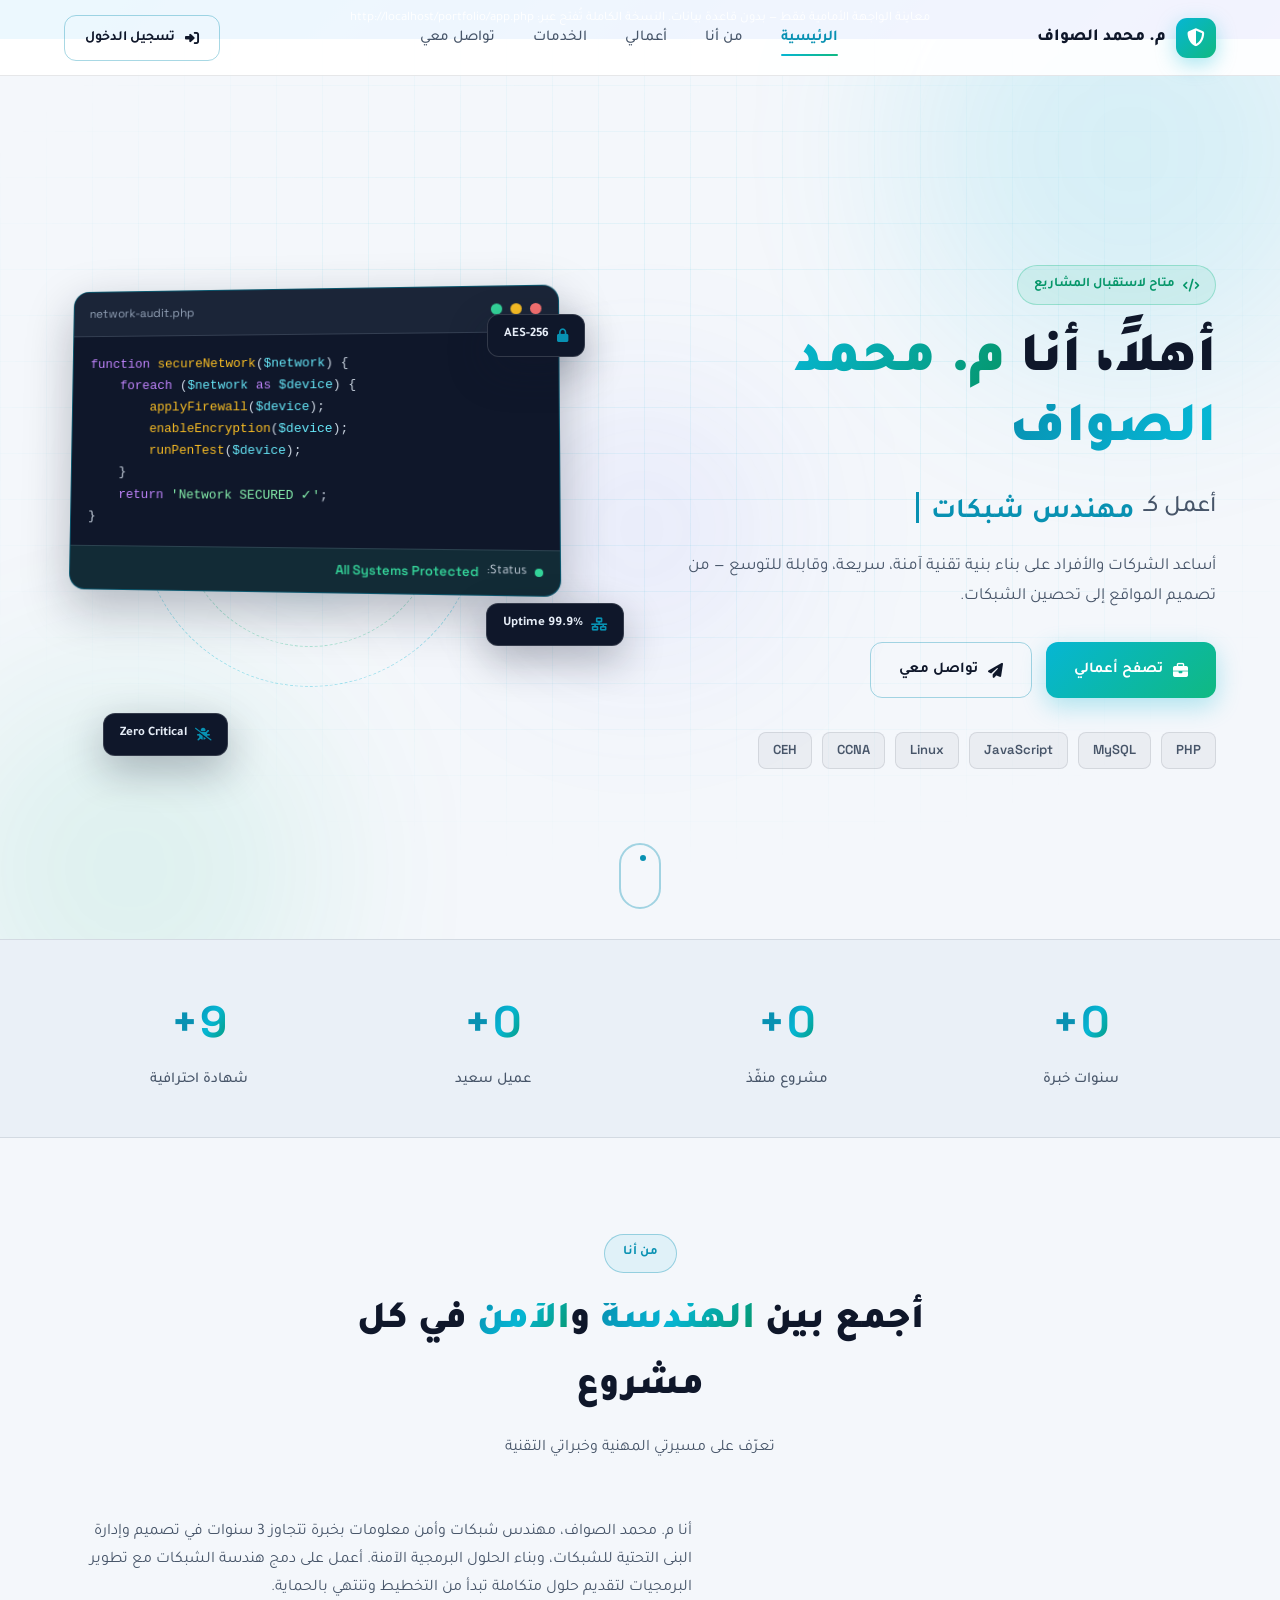
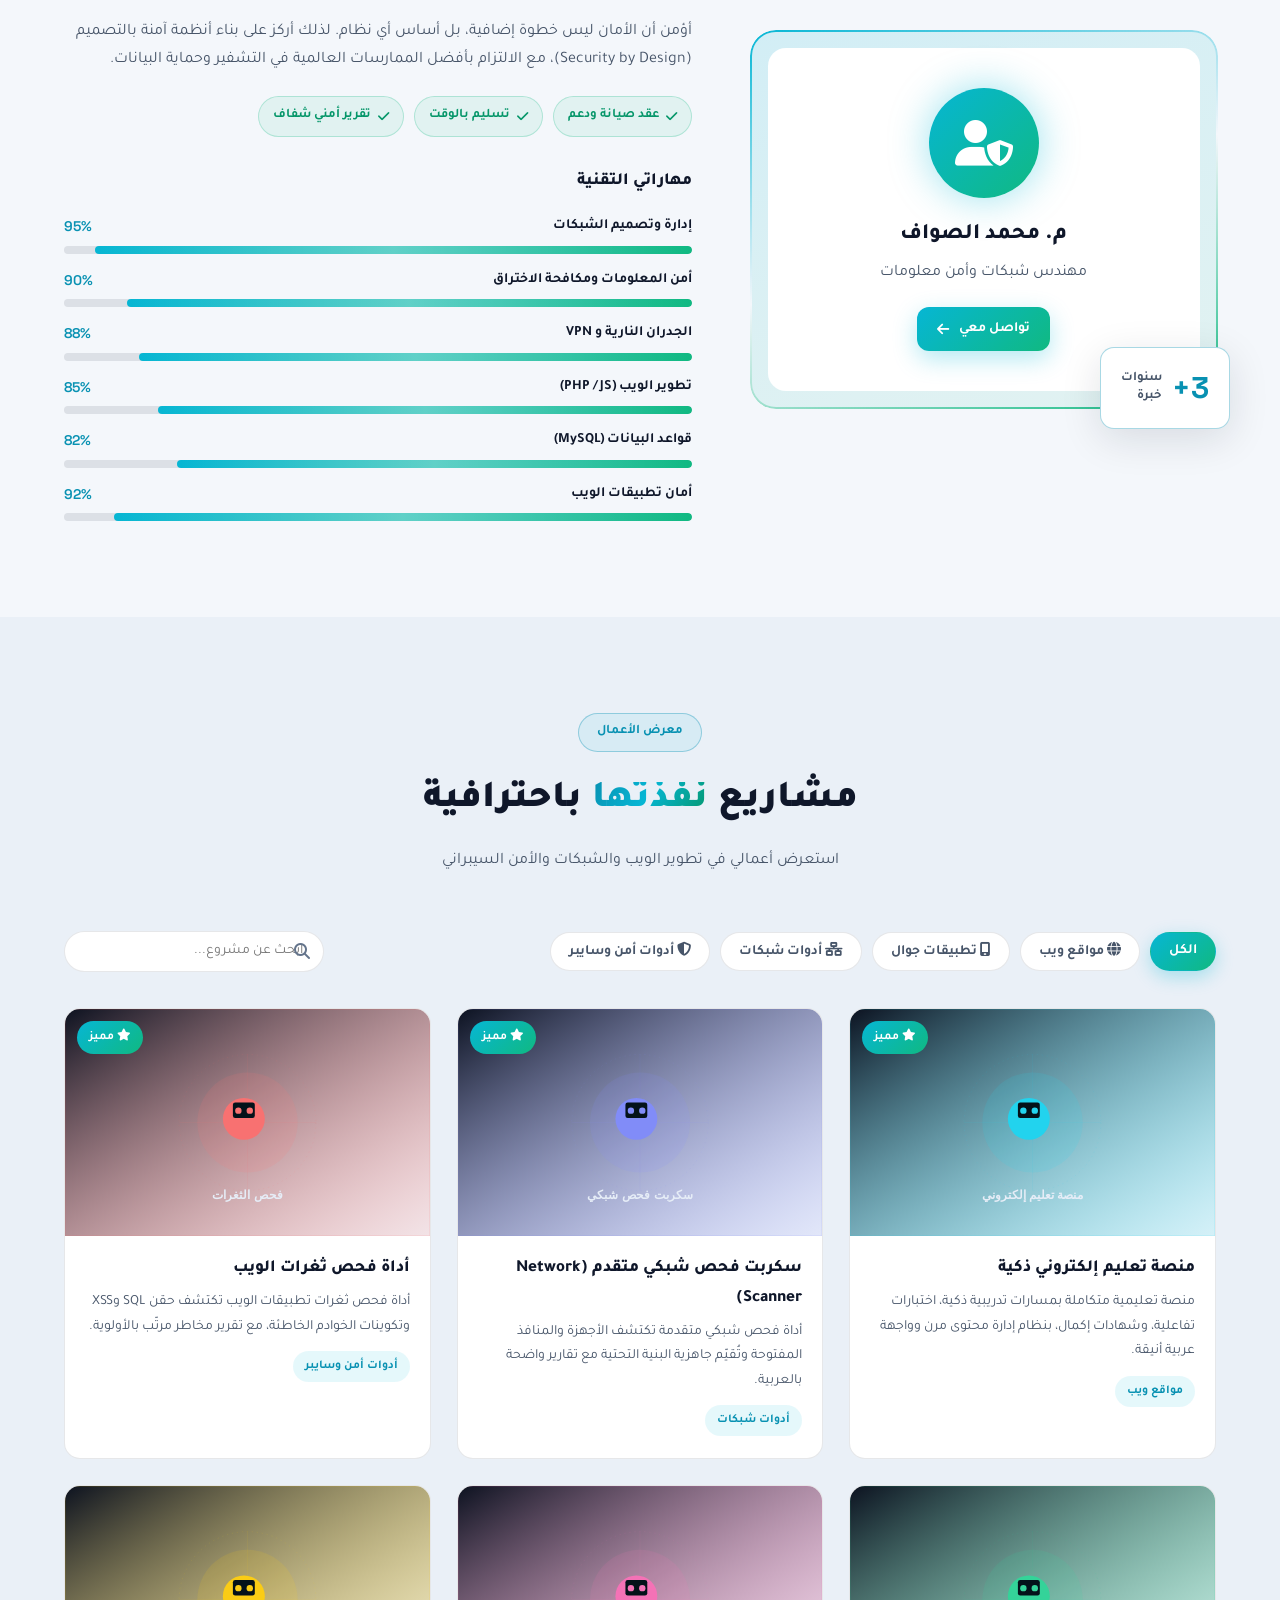
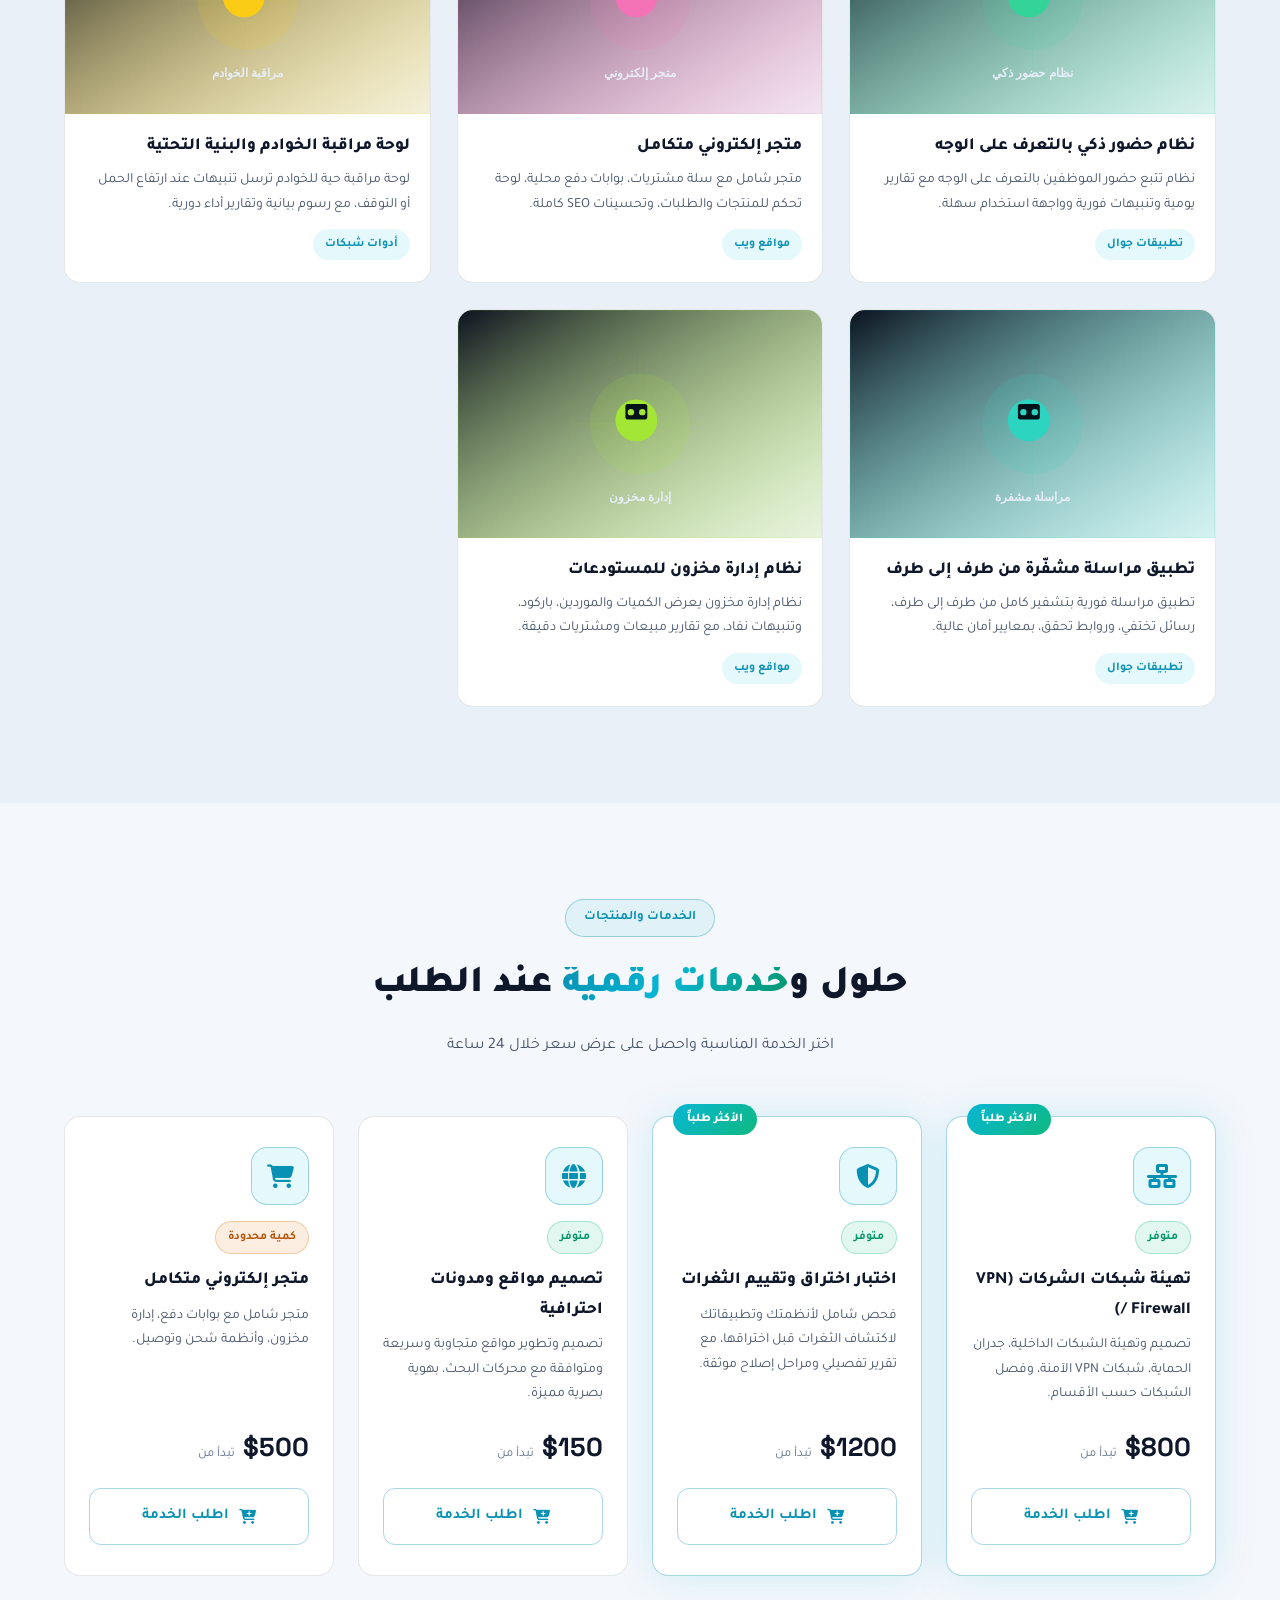
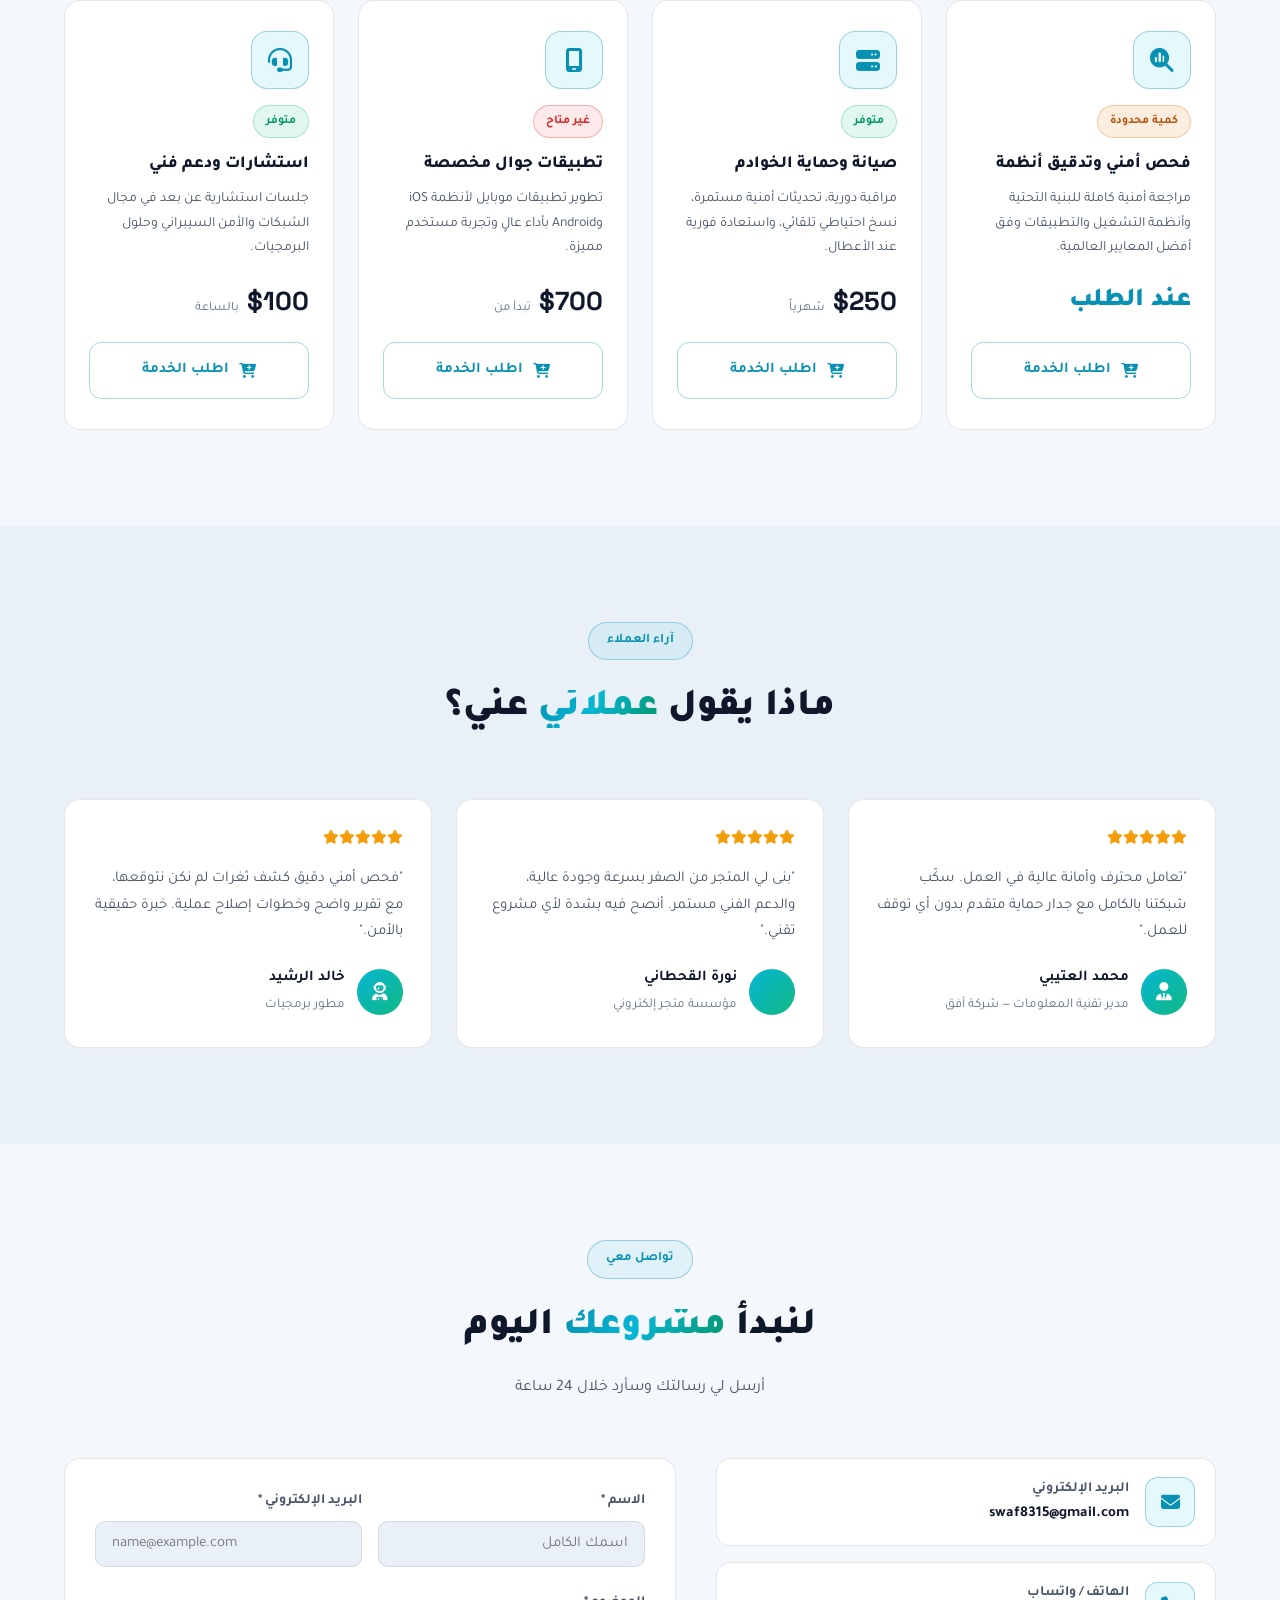
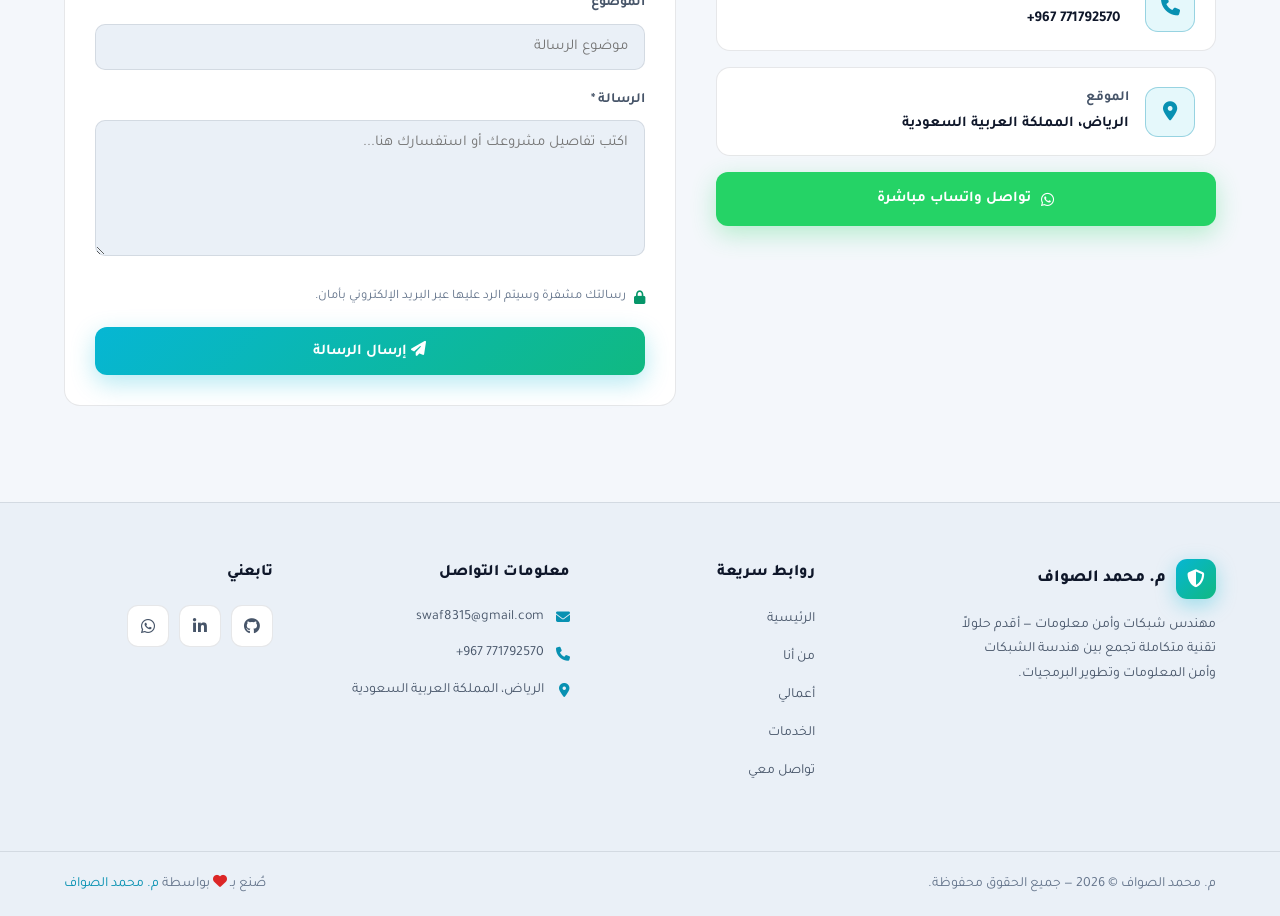
<file: portfolio/preview/index.html>
<!DOCTYPE html>
<html lang="ar" dir="rtl">
<head>
    <meta charset="UTF-8">
    <meta name="viewport" content="width=device-width, initial-scale=1.0">
    <meta name="description" content="م. محمد الصواف — مهندس شبكات وأمن معلومات — معاينة الواجهة الأمامية فقط">
    <title>م. محمد الصواف | مهندس شبكات وأمن معلومات (معاينة)</title>
    <link rel="preconnect" href="https://fonts.googleapis.com">
    <link rel="preconnect" href="https://fonts.gstatic.com" crossorigin>
    <link href="https://fonts.googleapis.com/css2?family=Tajawal:wght@300;400;500;700;800;900&family=Space+Grotesk:wght@400;500;600;700&display=swap" rel="stylesheet">
    <link rel="stylesheet" href="https://cdnjs.cloudflare.com/ajax/libs/font-awesome/6.5.1/css/all.min.css">
    <link rel="stylesheet" href="../assets/css/style.css">
</head>
<body data-aos="off">
<script>document.documentElement.classList.add('js');</script>
<noscript><style>.preloader{display:none;}</style></noscript>

<div class="preloader" id="preloader">
    <div class="preloader-spinner"><span></span><span></span><span></span></div>
</div>

<div style="background:linear-gradient(135deg,#0ea5e9,#6366f1);color:#fff;text-align:center;font-family:Tajawal,sans-serif;font-size:13px;padding:8px 12px;direction:rtl;">
    معاينة الواجهة الأمامية فقط — بدون قاعدة بيانات. النسخة الكاملة تُفتح عبر: http://localhost/portfolio/app.php
</div>

<header class="navbar" id="navbar">
    <div class="container nav-inner">
        <a href="#home" class="brand">
            <span class="brand-mark"><i class="fa-solid fa-shield-halved"></i></span>
            <span class="brand-text">م. محمد الصواف</span>
        </a>
        <nav class="nav-menu" id="navMenu">
            <a href="#home" class="nav-link active" data-id="home">الرئيسية</a>
            <a href="#about" class="nav-link" data-id="about">من أنا</a>
            <a href="#portfolio" class="nav-link" data-id="portfolio">أعمالي</a>
            <a href="#services" class="nav-link" data-id="services">الخدمات</a>
            <a href="#contact" class="nav-link" data-id="contact">تواصل معي</a>
        </nav>
        <div class="nav-actions">
            <a href="#" class="btn btn-ghost btn-sm"><i class="fa-solid fa-right-to-bracket"></i> تسجيل الدخول</a>
            <button class="nav-toggle" id="navToggle" aria-label="القائمة"><i class="fa-solid fa-bars"></i></button>
        </div>
    </div>
</header>

<!-- ============ HERO ============ -->
<section class="hero" id="home" data-aos="fade-up">
    <div class="hero-bg" aria-hidden="true">
        <div class="hero-grid-overlay"></div>
        <div class="blob blob-1"></div>
        <div class="blob blob-2"></div>
        <div class="blob blob-3"></div>
    </div>
    <div class="container hero-inner">
        <div class="hero-content">
            <span class="hero-badge"><i class="fa-solid fa-code"></i> متاح لاستقبال المشاريع</span>
            <h1 class="hero-title">
                أهلاً، أنا
                <span class="gradient-text">م. محمد الصواف</span>
            </h1>
            <div class="hero-type">
                <span class="hero-type-label">أعمل كـ</span>
                <span class="typer" id="typer" data-words='["مهندس شبكات","خبير أمن سيبراني","مطور ويب","مستشار تقني"]'></span><span class="typer-caret"></span>
            </div>
            <p class="hero-desc">أساعد الشركات والأفراد على بناء بنية تقنية آمنة، سريعة، وقابلة للتوسع — من تصميم المواقع إلى تحصين الشبكات.</p>
            <div class="hero-actions">
                <a href="#portfolio" class="btn btn-primary"><i class="fa-solid fa-briefcase"></i> تصفح أعمالي</a>
                <a href="#contact" class="btn btn-ghost"><i class="fa-solid fa-paper-plane"></i> تواصل معي</a>
            </div>
            <div class="hero-tech">
                <span>PHP</span><span>MySQL</span><span>JavaScript</span><span>Linux</span><span>CCNA</span><span>CEH</span>
            </div>
        </div>
        <div class="hero-visual">
            <div class="code-card" id="codeCard">
                <div class="code-card-head">
                    <span class="dot red"></span><span class="dot yellow"></span><span class="dot green"></span>
                    <span class="code-card-title">network-audit.php</span>
                </div>
                <div class="code-card-body">
                    <pre><code><span class="c-kw">function</span> <span class="c-fn">secureNetwork</span>(<span class="c-var">$network</span>) {
    <span class="c-kw">foreach</span> (<span class="c-var">$network</span> <span class="c-kw">as</span> <span class="c-var">$device</span>) {
        <span class="c-fn">applyFirewall</span>(<span class="c-var">$device</span>);
        <span class="c-fn">enableEncryption</span>(<span class="c-var">$device</span>);
        <span class="c-fn">runPenTest</span>(<span class="c-var">$device</span>);
    }
    <span class="c-kw">return</span> <span class="c-str">'Network SECURED ✓'</span>;
}</code></pre>
                </div>
                <div class="code-card-status"><span class="pulse-dot"></span> Status: <span class="c-ok">All Systems Protected</span></div>
            </div>
            <div class="hero-orbit">
                <span class="orbit-ring r1"></span><span class="orbit-ring r2"></span>
                <div class="orbit-core"><i class="fa-solid fa-shield-halved"></i></div>
            </div>
            <div class="float-chip chip-1"><i class="fa-solid fa-lock"></i> AES-256</div>
            <div class="float-chip chip-2"><i class="fa-solid fa-network-wired"></i> 99.9% Uptime</div>
            <div class="float-chip chip-3"><i class="fa-solid fa-bug-slash"></i> Zero Critical</div>
        </div>
    </div>
    <div class="hero-scroll"><a href="#about"><span></span></a></div>
</section>

<!-- ============ STATS ============ -->
<section class="stats-band" id="statsBand">
    <div class="container stats-grid">
        <div class="stat-item" data-aos="zoom-in">
            <span class="stat-value"><span class="counter" data-target="7">0</span><span class="stat-suffix">+</span></span>
            <span class="stat-label">سنوات خبرة</span>
        </div>
        <div class="stat-item" data-aos="zoom-in">
            <span class="stat-value"><span class="counter" data-target="120">0</span><span class="stat-suffix">+</span></span>
            <span class="stat-label">مشروع منفّذ</span>
        </div>
        <div class="stat-item" data-aos="zoom-in">
            <span class="stat-value"><span class="counter" data-target="85">0</span><span class="stat-suffix">+</span></span>
            <span class="stat-label">عميل سعيد</span>
        </div>
        <div class="stat-item" data-aos="zoom-in">
            <span class="stat-value"><span class="counter" data-target="10">0</span><span class="stat-suffix">+</span></span>
            <span class="stat-label">شهادة احترافية</span>
        </div>
    </div>
</section>

<!-- ============ ABOUT ============ -->
<section class="section about" id="about">
    <div class="container">
        <div class="section-head" data-aos="fade-down">
            <span class="section-tag">من أنا</span>
            <h2 class="section-title">أجمع بين <span class="gradient-text">الهندسة</span> و<span class="gradient-text">الأمن</span> في كل مشروع</h2>
            <p class="section-sub">تعرّف على مسيرتي المهنية وخبراتي التقنية</p>
        </div>
        <div class="about-grid">
            <div class="about-visual" data-aos="fade-left">
                <div class="about-frame">
                    <div class="about-card-main">
                        <div class="about-avatar"><i class="fa-solid fa-user-shield"></i></div>
                        <h3>م. محمد الصواف</h3>
                        <p>مهندس شبكات وأمن معلومات</p>
                        <a href="#contact" class="btn btn-primary btn-sm">تواصل معي <i class="fa-solid fa-arrow-left"></i></a>
                    </div>
                </div>
                <div class="about-badge-exp">
                    <span class="exp-num">3+</span>
                    <span class="exp-label">سنوات<br>خبرة</span>
                </div>
            </div>
            <div class="about-content" data-aos="fade-right">
                <p class="about-text">أنا م. محمد الصواف، مهندس شبكات وأمن معلومات بخبرة تتجاوز 3 سنوات في تصميم وإدارة البنى التحتية للشبكات، وبناء الحلول البرمجية الآمنة. أعمل على دمج هندسة الشبكات مع تطوير البرمجيات لتقديم حلول متكاملة تبدأ من التخطيط وتنتهي بالحماية.</p>
                <p class="about-text">أؤمن أن الأمان ليس خطوة إضافية، بل أساس أي نظام. لذلك أركز على بناء أنظمة آمنة بالتصميم (Security by Design)، مع الالتزام بأفضل الممارسات العالمية في التشفير وحماية البيانات.</p>
                <div class="about-tags">
                    <span><i class="fa-solid fa-check"></i> عقد صيانة ودعم</span>
                    <span><i class="fa-solid fa-check"></i> تسليم بالوقت</span>
                    <span><i class="fa-solid fa-check"></i> تقرير أمني شفاف</span>
                </div>
                <h4 class="skills-title">مهاراتي التقنية</h4>
                <div class="skills">
                    <div class="skill" data-aos="fade-right">
                        <div class="skill-head"><span>إدارة وتصميم الشبكات</span><span class="skill-pct" data-level="95">0%</span></div>
                        <div class="skill-bar"><div class="skill-fill" data-level="95"></div></div>
                    </div>
                    <div class="skill" data-aos="fade-right">
                        <div class="skill-head"><span>أمن المعلومات ومكافحة الاختراق</span><span class="skill-pct" data-level="90">0%</span></div>
                        <div class="skill-bar"><div class="skill-fill" data-level="90"></div></div>
                    </div>
                    <div class="skill" data-aos="fade-right">
                        <div class="skill-head"><span>الجدران النارية و VPN</span><span class="skill-pct" data-level="88">0%</span></div>
                        <div class="skill-bar"><div class="skill-fill" data-level="88"></div></div>
                    </div>
                    <div class="skill" data-aos="fade-right">
                        <div class="skill-head"><span>تطوير الويب (PHP / JS)</span><span class="skill-pct" data-level="85">0%</span></div>
                        <div class="skill-bar"><div class="skill-fill" data-level="85"></div></div>
                    </div>
                    <div class="skill" data-aos="fade-right">
                        <div class="skill-head"><span>قواعد البيانات (MySQL)</span><span class="skill-pct" data-level="82">0%</span></div>
                        <div class="skill-bar"><div class="skill-fill" data-level="82"></div></div>
                    </div>
                    <div class="skill" data-aos="fade-right">
                        <div class="skill-head"><span>أمان تطبيقات الويب</span><span class="skill-pct" data-level="92">0%</span></div>
                        <div class="skill-bar"><div class="skill-fill" data-level="92"></div></div>
                    </div>
                </div>
            </div>
        </div>
    </div>
</section>

<!-- ============ PORTFOLIO ============ -->
<section class="section portfolio" id="portfolio">
    <div class="container">
        <div class="section-head" data-aos="fade-down">
            <span class="section-tag">معرض الأعمال</span>
            <h2 class="section-title">مشاريع <span class="gradient-text">نفّذتها</span> باحترافية</h2>
            <p class="section-sub">استعرض أعمالي في تطوير الويب والشبكات والأمن السيبراني</p>
        </div>
        <div class="portfolio-toolbar" data-aos="fade-up">
            <div class="filter-buttons" id="filterButtons">
                <button class="filter-btn active" data-filter="all">الكل</button>
                <button class="filter-btn" data-filter="websites"><i class="fa-solid fa-globe"></i> مواقع ويب</button>
                <button class="filter-btn" data-filter="mobile-apps"><i class="fa-solid fa-mobile-screen"></i> تطبيقات جوال</button>
                <button class="filter-btn" data-filter="network-tools"><i class="fa-solid fa-network-wired"></i> أدوات شبكات</button>
                <button class="filter-btn" data-filter="security-tools"><i class="fa-solid fa-shield-halved"></i> أدوات أمن وسايبر</button>
            </div>
            <div class="search-box">
                <i class="fa-solid fa-magnifying-glass"></i>
                <input type="text" id="projectSearch" placeholder="ابحث عن مشروع...">
            </div>
        </div>
        <div class="projects-grid" id="projectsGrid">

            <article class="project-card" data-aos="zoom-in"
                     data-category="websites" data-title="منصة تعليم إلكتروني ذكية"
                     data-description="منصة تعليمية متكاملة بمسارات تدريبية ذكية، اختبارات تفاعلية، وشهادات إكمال، بنظام إدارة محتوى مرن وواجهة عربية أنيقة."
                     data-image="../assets/img/projects/e-learning.svg" data-link="https://example.com/e-learning"
                     data-category-name="مواقع ويب">
                <div class="project-thumb">
                    <img src="../assets/img/projects/e-learning.svg" alt="منصة تعليم إلكتروني ذكية" loading="lazy">
                    <div class="project-overlay">
                        <span class="project-cat-badge"><i class="fa-solid fa-globe"></i> مواقع ويب</span>
                        <div class="project-actions">
                            <button class="btn-icon project-view" title="عرض التفاصيل"><i class="fa-solid fa-eye"></i></button>
                            <a href="https://example.com/e-learning" target="_blank" rel="noopener" class="btn-icon" title="زيارة المشروع"><i class="fa-solid fa-arrow-up-right-from-square"></i></a>
                        </div>
                    </div>
                    <span class="project-featured"><i class="fa-solid fa-star"></i> مميز</span>
                </div>
                <div class="project-info">
                    <h3 class="project-title">منصة تعليم إلكتروني ذكية</h3>
                    <p class="project-desc">منصة تعليمية متكاملة بمسارات تدريبية ذكية، اختبارات تفاعلية، وشهادات إكمال، بنظام إدارة محتوى مرن وواجهة عربية أنيقة.</p>
                    <span class="project-tech">مواقع ويب</span>
                </div>
            </article>

            <article class="project-card" data-aos="zoom-in"
                     data-category="network-tools" data-title="سكربت فحص شبكي متقدم (Network Scanner)"
                     data-description="أداة فحص شبكي متقدمة تكتشف الأجهزة والمنافذ المفتوحة وتُقيّم جاهزية البنية التحتية مع تقارير واضحة بالعربية."
                     data-image="../assets/img/projects/network-scanner.svg" data-link="https://github.com/example/network-scanner"
                     data-category-name="أدوات شبكات">
                <div class="project-thumb">
                    <img src="../assets/img/projects/network-scanner.svg" alt="سكربت فحص شبكي متقدم" loading="lazy">
                    <div class="project-overlay">
                        <span class="project-cat-badge"><i class="fa-solid fa-network-wired"></i> أدوات شبكات</span>
                        <div class="project-actions">
                            <button class="btn-icon project-view" title="عرض التفاصيل"><i class="fa-solid fa-eye"></i></button>
                            <a href="https://github.com/example/network-scanner" target="_blank" rel="noopener" class="btn-icon" title="زيارة المشروع"><i class="fa-solid fa-arrow-up-right-from-square"></i></a>
                        </div>
                    </div>
                    <span class="project-featured"><i class="fa-solid fa-star"></i> مميز</span>
                </div>
                <div class="project-info">
                    <h3 class="project-title">سكربت فحص شبكي متقدم (Network Scanner)</h3>
                    <p class="project-desc">أداة فحص شبكي متقدمة تكتشف الأجهزة والمنافذ المفتوحة وتُقيّم جاهزية البنية التحتية مع تقارير واضحة بالعربية.</p>
                    <span class="project-tech">أدوات شبكات</span>
                </div>
            </article>

            <article class="project-card" data-aos="zoom-in"
                     data-category="security-tools" data-title="أداة فحص ثغرات الويب"
                     data-description="أداة فحص ثغرات تطبيقات الويب تكتشف حقن SQL وXSS وتكوينات الخوادم الخاطئة، مع تقرير مخاطر مرتّب بالأولوية."
                     data-image="../assets/img/projects/security-scanner.svg" data-link="https://github.com/example/security-scanner"
                     data-category-name="أدوات أمن وسايبر">
                <div class="project-thumb">
                    <img src="../assets/img/projects/security-scanner.svg" alt="أداة فحص ثغرات الويب" loading="lazy">
                    <div class="project-overlay">
                        <span class="project-cat-badge"><i class="fa-solid fa-shield-halved"></i> أدوات أمن وسايبر</span>
                        <div class="project-actions">
                            <button class="btn-icon project-view" title="عرض التفاصيل"><i class="fa-solid fa-eye"></i></button>
                            <a href="https://github.com/example/security-scanner" target="_blank" rel="noopener" class="btn-icon" title="زيارة المشروع"><i class="fa-solid fa-arrow-up-right-from-square"></i></a>
                        </div>
                    </div>
                    <span class="project-featured"><i class="fa-solid fa-star"></i> مميز</span>
                </div>
                <div class="project-info">
                    <h3 class="project-title">أداة فحص ثغرات الويب</h3>
                    <p class="project-desc">أداة فحص ثغرات تطبيقات الويب تكتشف حقن SQL وXSS وتكوينات الخوادم الخاطئة، مع تقرير مخاطر مرتّب بالأولوية.</p>
                    <span class="project-tech">أدوات أمن وسايبر</span>
                </div>
            </article>

            <article class="project-card" data-aos="zoom-in"
                     data-category="mobile-apps" data-title="نظام حضور ذكي بالتعرف على الوجه"
                     data-description="نظام تتبع حضور الموظفين بالتعرف على الوجه مع تقارير يومية وتنبيهات فورية وواجهة استخدام سهلة."
                     data-image="../assets/img/projects/attendance-app.svg" data-link="https://example.com/attendance"
                     data-category-name="تطبيقات جوال">
                <div class="project-thumb">
                    <img src="../assets/img/projects/attendance-app.svg" alt="نظام حضور ذكي بالتعرف على الوجه" loading="lazy">
                    <div class="project-overlay">
                        <span class="project-cat-badge"><i class="fa-solid fa-mobile-screen"></i> تطبيقات جوال</span>
                        <div class="project-actions">
                            <button class="btn-icon project-view" title="عرض التفاصيل"><i class="fa-solid fa-eye"></i></button>
                            <a href="https://example.com/attendance" target="_blank" rel="noopener" class="btn-icon" title="زيارة المشروع"><i class="fa-solid fa-arrow-up-right-from-square"></i></a>
                        </div>
                    </div>
                </div>
                <div class="project-info">
                    <h3 class="project-title">نظام حضور ذكي بالتعرف على الوجه</h3>
                    <p class="project-desc">نظام تتبع حضور الموظفين بالتعرف على الوجه مع تقارير يومية وتنبيهات فورية وواجهة استخدام سهلة.</p>
                    <span class="project-tech">تطبيقات جوال</span>
                </div>
            </article>

            <article class="project-card" data-aos="zoom-in"
                     data-category="websites" data-title="متجر إلكتروني متكامل"
                     data-description="متجر شامل مع سلة مشتريات، بوابات دفع محلية، لوحة تحكم للمنتجات والطلبات، وتحسينات SEO كاملة."
                     data-image="../assets/img/projects/store.svg" data-link="https://example.com/store"
                     data-category-name="مواقع ويب">
                <div class="project-thumb">
                    <img src="../assets/img/projects/store.svg" alt="متجر إلكتروني متكامل" loading="lazy">
                    <div class="project-overlay">
                        <span class="project-cat-badge"><i class="fa-solid fa-globe"></i> مواقع ويب</span>
                        <div class="project-actions">
                            <button class="btn-icon project-view" title="عرض التفاصيل"><i class="fa-solid fa-eye"></i></button>
                            <a href="https://example.com/store" target="_blank" rel="noopener" class="btn-icon" title="زيارة المشروع"><i class="fa-solid fa-arrow-up-right-from-square"></i></a>
                        </div>
                    </div>
                </div>
                <div class="project-info">
                    <h3 class="project-title">متجر إلكتروني متكامل</h3>
                    <p class="project-desc">متجر شامل مع سلة مشتريات، بوابات دفع محلية، لوحة تحكم للمنتجات والطلبات، وتحسينات SEO كاملة.</p>
                    <span class="project-tech">مواقع ويب</span>
                </div>
            </article>

            <article class="project-card" data-aos="zoom-in"
                     data-category="network-tools" data-title="لوحة مراقبة الخوادم والبنية التحتية"
                     data-description="لوحة مراقبة حية للخوادم ترسل تنبيهات عند ارتفاع الحمل أو التوقف، مع رسوم بيانية وتقارير أداء دورية."
                     data-image="../assets/img/projects/server-monitor.svg" data-link="https://example.com/monitor"
                     data-category-name="أدوات شبكات">
                <div class="project-thumb">
                    <img src="../assets/img/projects/server-monitor.svg" alt="لوحة مراقبة الخوادم والبنية التحتية" loading="lazy">
                    <div class="project-overlay">
                        <span class="project-cat-badge"><i class="fa-solid fa-network-wired"></i> أدوات شبكات</span>
                        <div class="project-actions">
                            <button class="btn-icon project-view" title="عرض التفاصيل"><i class="fa-solid fa-eye"></i></button>
                            <a href="https://example.com/monitor" target="_blank" rel="noopener" class="btn-icon" title="زيارة المشروع"><i class="fa-solid fa-arrow-up-right-from-square"></i></a>
                        </div>
                    </div>
                </div>
                <div class="project-info">
                    <h3 class="project-title">لوحة مراقبة الخوادم والبنية التحتية</h3>
                    <p class="project-desc">لوحة مراقبة حية للخوادم ترسل تنبيهات عند ارتفاع الحمل أو التوقف، مع رسوم بيانية وتقارير أداء دورية.</p>
                    <span class="project-tech">أدوات شبكات</span>
                </div>
            </article>

            <article class="project-card" data-aos="zoom-in"
                     data-category="mobile-apps" data-title="تطبيق مراسلة مشفّرة من طرف إلى طرف"
                     data-description="تطبيق مراسلة فورية بتشفير كامل من طرف إلى طرف، رسائل تختفي، وروابط تحقق، بمعايير أمان عالية."
                     data-image="../assets/img/projects/secure-chat.svg" data-link="https://github.com/example/secure-chat"
                     data-category-name="تطبيقات جوال">
                <div class="project-thumb">
                    <img src="../assets/img/projects/secure-chat.svg" alt="تطبيق مراسلة مشفّرة" loading="lazy">
                    <div class="project-overlay">
                        <span class="project-cat-badge"><i class="fa-solid fa-mobile-screen"></i> تطبيقات جوال</span>
                        <div class="project-actions">
                            <button class="btn-icon project-view" title="عرض التفاصيل"><i class="fa-solid fa-eye"></i></button>
                            <a href="https://github.com/example/secure-chat" target="_blank" rel="noopener" class="btn-icon" title="زيارة المشروع"><i class="fa-solid fa-arrow-up-right-from-square"></i></a>
                        </div>
                    </div>
                </div>
                <div class="project-info">
                    <h3 class="project-title">تطبيق مراسلة مشفّرة من طرف إلى طرف</h3>
                    <p class="project-desc">تطبيق مراسلة فورية بتشفير كامل من طرف إلى طرف، رسائل تختفي، وروابط تحقق، بمعايير أمان عالية.</p>
                    <span class="project-tech">تطبيقات جوال</span>
                </div>
            </article>

            <article class="project-card" data-aos="zoom-in"
                     data-category="websites" data-title="نظام إدارة مخزون للمستودعات"
                     data-description="نظام إدارة مخزون يعرض الكميات والموردين، باركود، وتنبيهات نفاد، مع تقارير مبيعات ومشتريات دقيقة."
                     data-image="../assets/img/projects/inventory.svg" data-link="https://example.com/inventory"
                     data-category-name="مواقع ويب">
                <div class="project-thumb">
                    <img src="../assets/img/projects/inventory.svg" alt="نظام إدارة مخزون للمستودعات" loading="lazy">
                    <div class="project-overlay">
                        <span class="project-cat-badge"><i class="fa-solid fa-globe"></i> مواقع ويب</span>
                        <div class="project-actions">
                            <button class="btn-icon project-view" title="عرض التفاصيل"><i class="fa-solid fa-eye"></i></button>
                            <a href="https://example.com/inventory" target="_blank" rel="noopener" class="btn-icon" title="زيارة المشروع"><i class="fa-solid fa-arrow-up-right-from-square"></i></a>
                        </div>
                    </div>
                </div>
                <div class="project-info">
                    <h3 class="project-title">نظام إدارة مخزون للمستودعات</h3>
                    <p class="project-desc">نظام إدارة مخزون يعرض الكميات والموردين، باركود، وتنبيهات نفاد، مع تقارير مبيعات ومشتريات دقيقة.</p>
                    <span class="project-tech">مواقع ويب</span>
                </div>
            </article>

        </div>
        <p class="empty-state" id="projectsEmpty" hidden><i class="fa-solid fa-folder-open"></i> لا توجد نتائج مطابقة للبحث</p>
    </div>
</section>

<!-- ============ SERVICES ============ -->
<section class="section services" id="services">
    <div class="container">
        <div class="section-head" data-aos="fade-down">
            <span class="section-tag">الخدمات والمنتجات</span>
            <h2 class="section-title">حلول و<span class="gradient-text">خدمات رقمية</span> عند الطلب</h2>
            <p class="section-sub">اختر الخدمة المناسبة واحصل على عرض سعر خلال 24 ساعة</p>
        </div>
        <div class="services-grid">

            <article class="service-card service-featured" data-aos="fade-up">
                <span class="service-popular">الأكثر طلباً</span>
                <div class="service-icon"><i class="fa-solid fa-network-wired"></i></div>
                <span class="service-badge badge-available">متوفر</span>
                <h3 class="service-title">تهيئة شبكات الشركات (VPN / Firewall)</h3>
                <p class="service-desc">تصميم وتهيئة الشبكات الداخلية، جدران الحماية، شبكات VPN الآمنة، وفصل الشبكات حسب الأقسام.</p>
                <div class="service-price">
                    <span class="price-num">$800</span>
                    <span class="price-note">تبدأ من</span>
                </div>
                <a href="#contact" class="btn btn-outline btn-block order-btn" data-service="تهيئة شبكات الشركات (VPN / Firewall)"><i class="fa-solid fa-cart-plus"></i> اطلب الخدمة</a>
            </article>

            <article class="service-card service-featured" data-aos="fade-up">
                <span class="service-popular">الأكثر طلباً</span>
                <div class="service-icon"><i class="fa-solid fa-shield-halved"></i></div>
                <span class="service-badge badge-available">متوفر</span>
                <h3 class="service-title">اختبار اختراق وتقييم الثغرات</h3>
                <p class="service-desc">فحص شامل لأنظمتك وتطبيقاتك لاكتشاف الثغرات قبل اختراقها، مع تقرير تفصيلي ومراحل إصلاح موثقة.</p>
                <div class="service-price">
                    <span class="price-num">$1200</span>
                    <span class="price-note">تبدأ من</span>
                </div>
                <a href="#contact" class="btn btn-outline btn-block order-btn" data-service="اختبار اختراق وتقييم الثغرات"><i class="fa-solid fa-cart-plus"></i> اطلب الخدمة</a>
            </article>

            <article class="service-card" data-aos="fade-up">
                <div class="service-icon"><i class="fa-solid fa-globe"></i></div>
                <span class="service-badge badge-available">متوفر</span>
                <h3 class="service-title">تصميم مواقع ومدونات احترافية</h3>
                <p class="service-desc">تصميم وتطوير مواقع متجاوبة وسريعة ومتوافقة مع محركات البحث، بهوية بصرية مميزة.</p>
                <div class="service-price">
                    <span class="price-num">$150</span>
                    <span class="price-note">تبدأ من</span>
                </div>
                <a href="#contact" class="btn btn-outline btn-block order-btn" data-service="تصميم مواقع ومدونات احترافية"><i class="fa-solid fa-cart-plus"></i> اطلب الخدمة</a>
            </article>

            <article class="service-card" data-aos="fade-up">
                <div class="service-icon"><i class="fa-solid fa-cart-shopping"></i></div>
                <span class="service-badge badge-limited">كمية محدودة</span>
                <h3 class="service-title">متجر إلكتروني متكامل</h3>
                <p class="service-desc">متجر شامل مع بوابات دفع، إدارة مخزون، وأنظمة شحن وتوصيل.</p>
                <div class="service-price">
                    <span class="price-num">$500</span>
                    <span class="price-note">تبدأ من</span>
                </div>
                <a href="#contact" class="btn btn-outline btn-block order-btn" data-service="متجر إلكتروني متكامل"><i class="fa-solid fa-cart-plus"></i> اطلب الخدمة</a>
            </article>

            <article class="service-card" data-aos="fade-up">
                <div class="service-icon"><i class="fa-solid fa-magnifying-glass-chart"></i></div>
                <span class="service-badge badge-limited">كمية محدودة</span>
                <h3 class="service-title">فحص أمني وتدقيق أنظمة</h3>
                <p class="service-desc">مراجعة أمنية كاملة للبنية التحتية وأنظمة التشغيل والتطبيقات وفق أفضل المعايير العالمية.</p>
                <div class="service-price">
                    <span class="price-num price-request">عند الطلب</span>
                </div>
                <a href="#contact" class="btn btn-outline btn-block order-btn" data-service="فحص أمني وتدقيق أنظمة"><i class="fa-solid fa-cart-plus"></i> اطلب الخدمة</a>
            </article>

            <article class="service-card" data-aos="fade-up">
                <div class="service-icon"><i class="fa-solid fa-server"></i></div>
                <span class="service-badge badge-available">متوفر</span>
                <h3 class="service-title">صيانة وحماية الخوادم</h3>
                <p class="service-desc">مراقبة دورية، تحديثات أمنية مستمرة، نسخ احتياطي تلقائي، واستعادة فورية عند الأعطال.</p>
                <div class="service-price">
                    <span class="price-num">$250</span>
                    <span class="price-note">شهرياً</span>
                </div>
                <a href="#contact" class="btn btn-outline btn-block order-btn" data-service="صيانة وحماية الخوادم"><i class="fa-solid fa-cart-plus"></i> اطلب الخدمة</a>
            </article>

            <article class="service-card" data-aos="fade-up">
                <div class="service-icon"><i class="fa-solid fa-mobile-screen"></i></div>
                <span class="service-badge badge-unavailable">غير متاح</span>
                <h3 class="service-title">تطبيقات جوال مخصصة</h3>
                <p class="service-desc">تطوير تطبيقات موبايل لأنظمة iOS وAndroid بأداء عالٍ وتجربة مستخدم مميزة.</p>
                <div class="service-price">
                    <span class="price-num">$700</span>
                    <span class="price-note">تبدأ من</span>
                </div>
                <a href="#contact" class="btn btn-outline btn-block order-btn" data-service="تطبيقات جوال مخصصة"><i class="fa-solid fa-cart-plus"></i> اطلب الخدمة</a>
            </article>

            <article class="service-card" data-aos="fade-up">
                <div class="service-icon"><i class="fa-solid fa-headset"></i></div>
                <span class="service-badge badge-available">متوفر</span>
                <h3 class="service-title">استشارات ودعم فني</h3>
                <p class="service-desc">جلسات استشارية عن بعد في مجال الشبكات والأمن السيبراني وحلول البرمجيات.</p>
                <div class="service-price">
                    <span class="price-num">$100</span>
                    <span class="price-note">بالساعة</span>
                </div>
                <a href="#contact" class="btn btn-outline btn-block order-btn" data-service="استشارات ودعم فني"><i class="fa-solid fa-cart-plus"></i> اطلب الخدمة</a>
            </article>

        </div>
    </div>
</section>

<!-- ============ TESTIMONIALS ============ -->
<section class="section testimonials" id="testimonials">
    <div class="container">
        <div class="section-head" data-aos="fade-down">
            <span class="section-tag">آراء العملاء</span>
            <h2 class="section-title">ماذا يقول <span class="gradient-text">عملائي</span> عني؟</h2>
        </div>
        <div class="testimonials-grid">
            <figure class="testimonial-card" data-aos="zoom-in">
                <div class="testimonial-stars"><i class="fa-solid fa-star"></i><i class="fa-solid fa-star"></i><i class="fa-solid fa-star"></i><i class="fa-solid fa-star"></i><i class="fa-solid fa-star"></i></div>
                <blockquote>"تعامل محترف وأمانة عالية في العمل. سكّب شبكتنا بالكامل مع جدار حماية متقدم بدون أي توقف للعمل."</blockquote>
                <figcaption>
                    <span class="testimonial-avatar"><i class="fa-solid fa-user-tie"></i></span>
                    <div><strong>محمد العتيبي</strong><small>مدير تقنية المعلومات — شركة أفق</small></div>
                </figcaption>
            </figure>
            <figure class="testimonial-card" data-aos="zoom-in">
                <div class="testimonial-stars"><i class="fa-solid fa-star"></i><i class="fa-solid fa-star"></i><i class="fa-solid fa-star"></i><i class="fa-solid fa-star"></i><i class="fa-solid fa-star"></i></div>
                <blockquote>"بنى لي المتجر من الصفر بسرعة وجودة عالية، والدعم الفني مستمر. أنصح فيه بشدة لأي مشروع تقني."</blockquote>
                <figcaption>
                    <span class="testimonial-avatar"><i class="fa-solid fa-businesswoman"></i></span>
                    <div><strong>نورة القحطاني</strong><small>مؤسسة متجر إلكتروني</small></div>
                </figcaption>
            </figure>
            <figure class="testimonial-card" data-aos="zoom-in">
                <div class="testimonial-stars"><i class="fa-solid fa-star"></i><i class="fa-solid fa-star"></i><i class="fa-solid fa-star"></i><i class="fa-solid fa-star"></i><i class="fa-solid fa-star"></i></div>
                <blockquote>"فحص أمني دقيق كشف ثغرات لم نكن نتوقعها، مع تقرير واضح وخطوات إصلاح عملية. خبرة حقيقية بالأمن."</blockquote>
                <figcaption>
                    <span class="testimonial-avatar"><i class="fa-solid fa-user-astronaut"></i></span>
                    <div><strong>خالد الرشيد</strong><small>مطور برمجيات</small></div>
                </figcaption>
            </figure>
        </div>
    </div>
</section>

<!-- ============ CONTACT ============ -->
<section class="section contact" id="contact">
    <div class="container">
        <div class="section-head" data-aos="fade-down">
            <span class="section-tag">تواصل معي</span>
            <h2 class="section-title">لنبدأ <span class="gradient-text">مشروعك</span> اليوم</h2>
            <p class="section-sub">أرسل لي رسالتك وسأرد خلال 24 ساعة</p>
        </div>
        <div class="contact-grid">
            <div class="contact-info" data-aos="fade-left">
                <div class="info-card">
                    <span class="info-icon"><i class="fa-solid fa-envelope"></i></span>
                    <div><h4>البريد الإلكتروني</h4><p dir="ltr">swaf8315@gmail.com</p></div>
                </div>
                <div class="info-card">
                    <span class="info-icon"><i class="fa-solid fa-phone"></i></span>
                    <div><h4>الهاتف / واتساب</h4><p dir="ltr">+967 771792570</p></div>
                </div>
                <div class="info-card">
                    <span class="info-icon"><i class="fa-solid fa-location-dot"></i></span>
                    <div><h4>الموقع</h4><p>الرياض، المملكة العربية السعودية</p></div>
                </div>
                <a href="https://wa.me/967771792570" target="_blank" rel="noopener" class="btn btn-whatsapp btn-block">
                    <i class="fa-brands fa-whatsapp"></i> تواصل واتساب مباشرة
                </a>
            </div>
            <form class="contact-form" id="contactForm" data-aos="fade-right" novalidate>
                <div class="form-row">
                    <div class="form-group">
                        <label for="cName">الاسم *</label>
                        <input type="text" id="cName" name="name" class="form-control" placeholder="اسمك الكامل" required>
                        <span class="field-error"></span>
                    </div>
                    <div class="form-group">
                        <label for="cEmail">البريد الإلكتروني *</label>
                        <input type="email" id="cEmail" name="email" class="form-control" placeholder="name@example.com" required dir="ltr">
                        <span class="field-error"></span>
                    </div>
                </div>
                <div class="form-group">
                    <label for="cSubject">الموضوع *</label>
                    <input type="text" id="cSubject" name="subject" class="form-control" placeholder="موضوع الرسالة" required>
                    <span class="field-error"></span>
                </div>
                <div class="form-group">
                    <label for="cMessage">الرسالة *</label>
                    <textarea id="cMessage" name="message" class="form-control" rows="6" placeholder="اكتب تفاصيل مشروعك أو استفسارك هنا..." required></textarea>
                    <span class="field-error"></span>
                </div>
                <div class="form-terms">
                    <i class="fa-solid fa-lock"></i> رسالتك مشفرة وسيتم الرد عليها عبر البريد الإلكتروني بأمان.
                </div>
                <button type="submit" class="btn btn-primary btn-block submit-btn" id="contactSubmit">
                    <span class="btn-label"><i class="fa-solid fa-paper-plane"></i> إرسال الرسالة</span>
                    <span class="btn-loading" hidden><i class="fa-solid fa-spinner fa-spin"></i> جار الإرسال...</span>
                </button>
            </form>
        </div>
    </div>
</section>

<footer class="footer">
    <div class="container footer-grid">
        <div class="footer-col">
            <div class="brand footer-brand">
                <span class="brand-mark"><i class="fa-solid fa-shield-halved"></i></span>
                <span class="brand-text">م. محمد الصواف</span>
            </div>
            <p class="footer-desc">مهندس شبكات وأمن معلومات — أقدم حلولاً تقنية متكاملة تجمع بين هندسة الشبكات وأمن المعلومات وتطوير البرمجيات.</p>
        </div>
        <div class="footer-col">
            <h4 class="footer-title">روابط سريعة</h4>
            <ul class="footer-links">
                <li><a href="#home">الرئيسية</a></li>
                <li><a href="#about">من أنا</a></li>
                <li><a href="#portfolio">أعمالي</a></li>
                <li><a href="#services">الخدمات</a></li>
                <li><a href="#contact">تواصل معي</a></li>
            </ul>
        </div>
        <div class="footer-col">
            <h4 class="footer-title">معلومات التواصل</h4>
            <ul class="footer-contact">
                <li><i class="fa-solid fa-envelope"></i><span dir="ltr">swaf8315@gmail.com</span></li>
                <li><i class="fa-solid fa-phone"></i><span dir="ltr">+967 771792570</span></li>
                <li><i class="fa-solid fa-location-dot"></i><span>الرياض، المملكة العربية السعودية</span></li>
            </ul>
        </div>
        <div class="footer-col">
            <h4 class="footer-title">تابعني</h4>
            <div class="footer-social">
                <a href="https://github.com/khaledsalmi" target="_blank" rel="noopener" aria-label="GitHub"><i class="fa-brands fa-github"></i></a>
                <a href="https://linkedin.com/in/khaledsalmi" target="_blank" rel="noopener" aria-label="LinkedIn"><i class="fa-brands fa-linkedin-in"></i></a>
                
                <a href="https://wa.me/967771792570" target="_blank" rel="noopener" aria-label="WhatsApp"><i class="fa-brands fa-whatsapp"></i></a>
            </div>
        </div>
    </div>
    <div class="footer-bottom">
        <div class="container">
            <p>م. محمد الصواف © 2026 — جميع الحقوق محفوظة.</p>
            <p class="footer-dev">صُنع بـ <i class="fa-solid fa-heart"></i> بواسطة <a href="#home">م. محمد الصواف</a></p>
        </div>
    </div>
</footer>

<div class="toast-container" id="toastContainer"></div>

<a href="#home" class="back-to-top" id="backToTop" aria-label="العودة للأعلى"><i class="fa-solid fa-angles-up"></i></a>

<div class="modal" id="projectModal" aria-hidden="true">
    <div class="modal-overlay" data-close></div>
    <div class="modal-box">
        <button class="modal-close" data-close aria-label="إغلاق"><i class="fa-solid fa-xmark"></i></button>
        <div class="modal-body" id="projectModalBody"></div>
    </div>
</div>

<script>
/* معاينة فقط: النموذج لا يوجد خلفه سيرفر — نعرض نجاحاً وهمياً */
(function () {
  var f = document.getElementById('contactForm');
  if (!f) return;
  f.addEventListener('submit', function (e) {
    e.preventDefault();
    e.stopImmediatePropagation();
    if (window.showToast) window.showToast('نسخة المعاينة: لا يوجد سيرفر لإرسال الرسالة. جربها على النسخة الكاملة.', 'success');
  });
})();
</script>
<script src="../assets/js/main.js"></script>
</body>
</html>
</file>
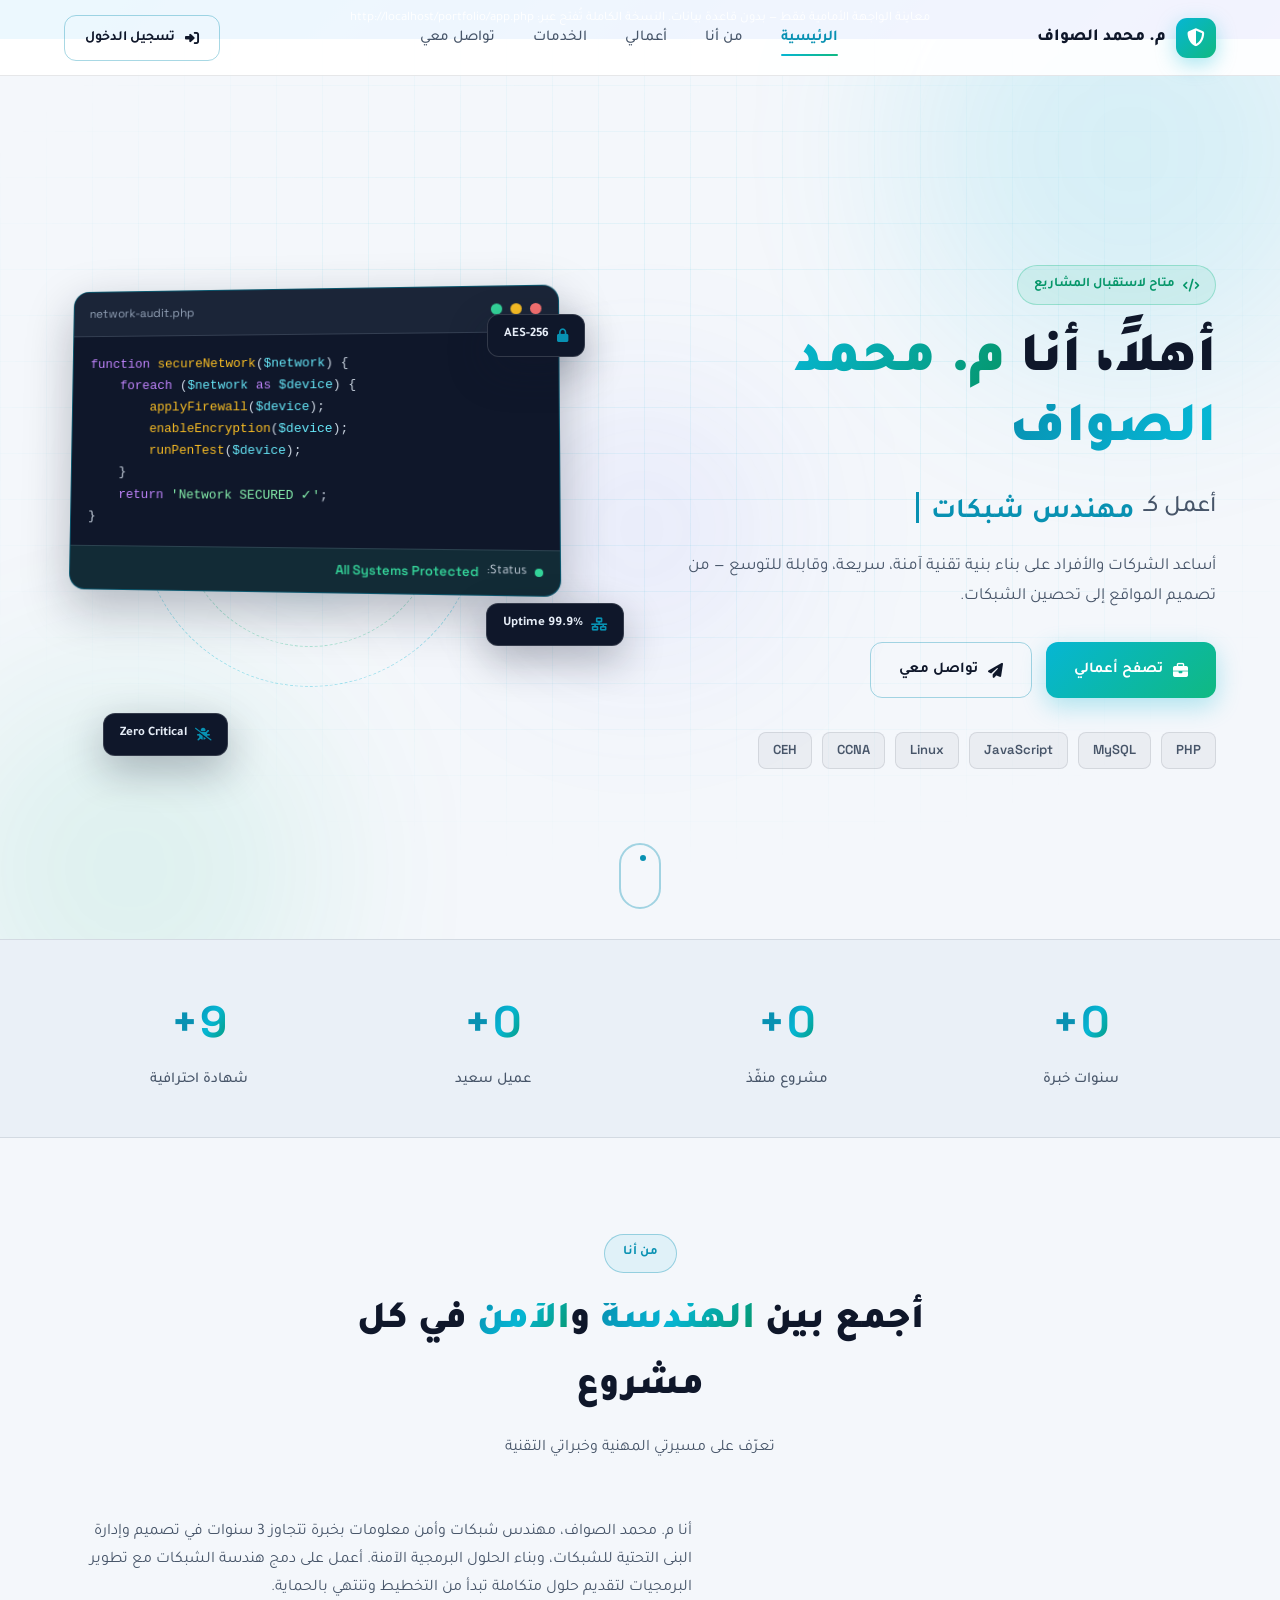
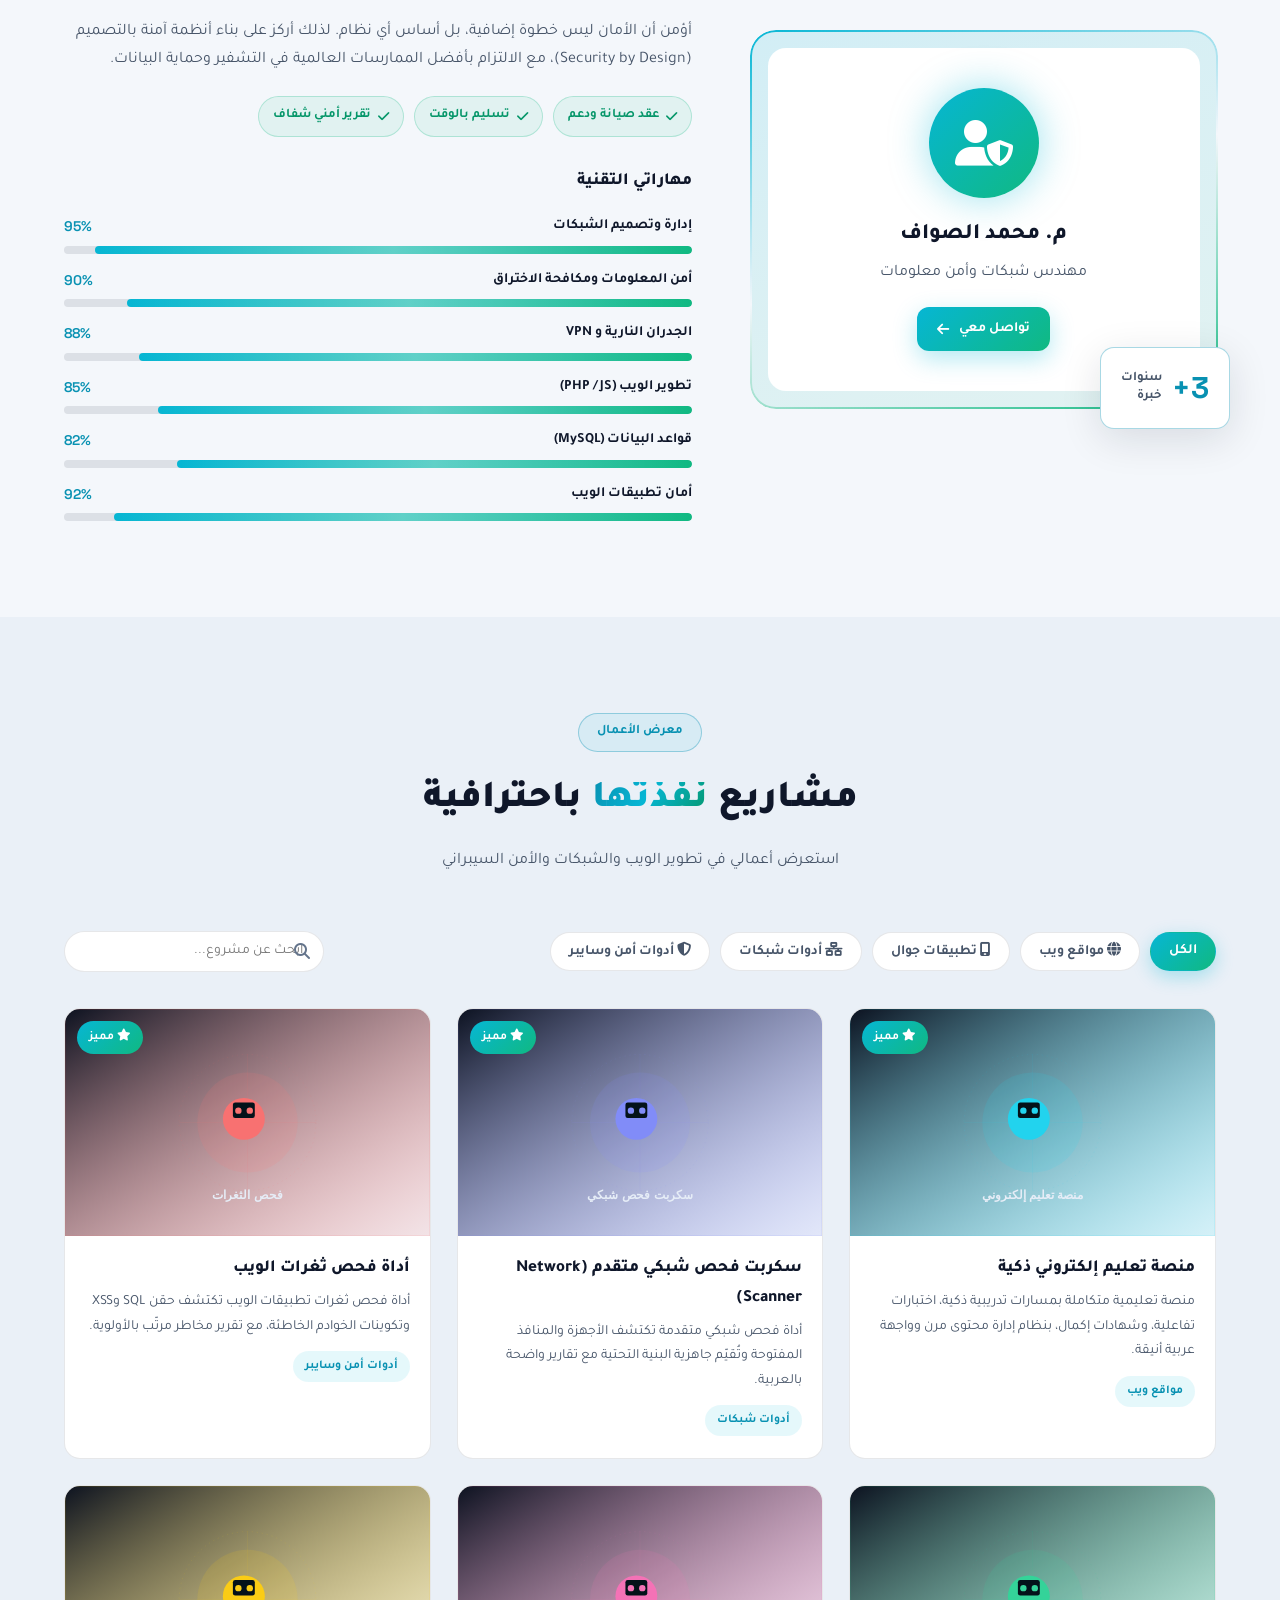
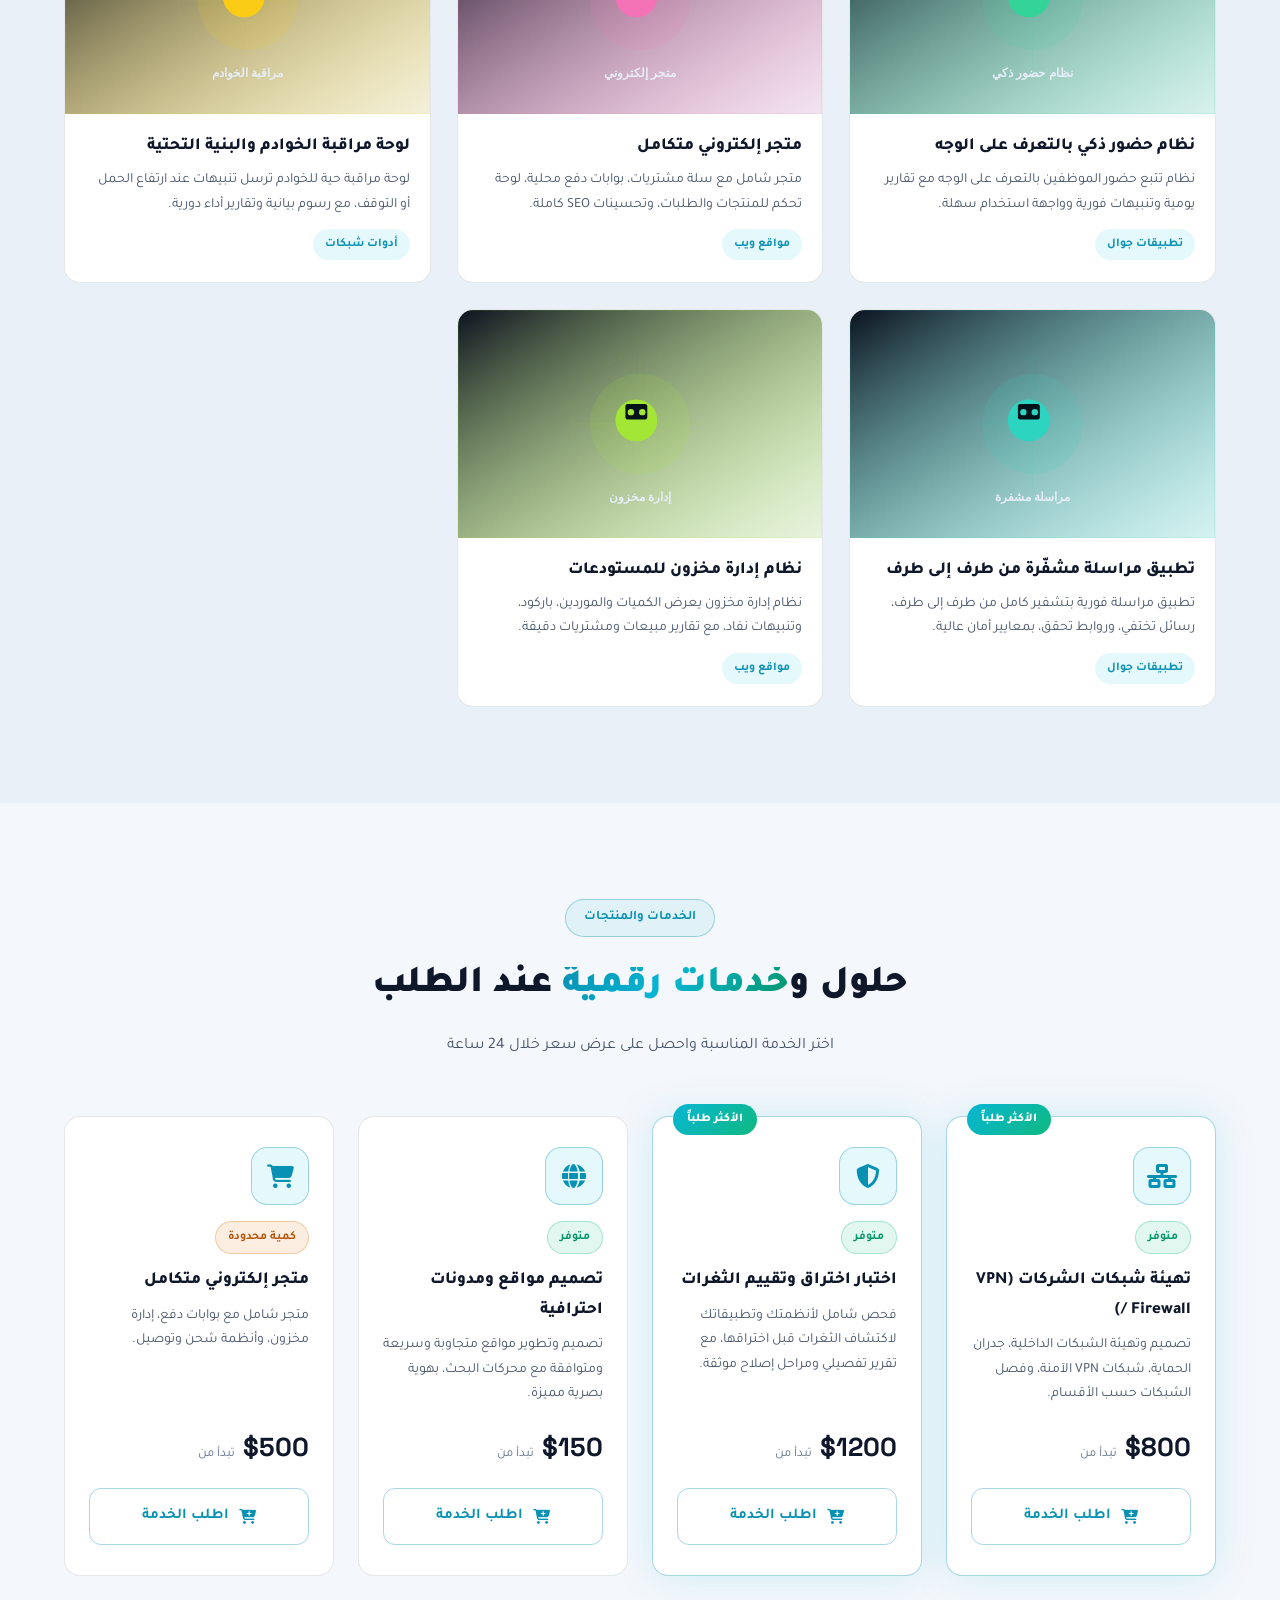
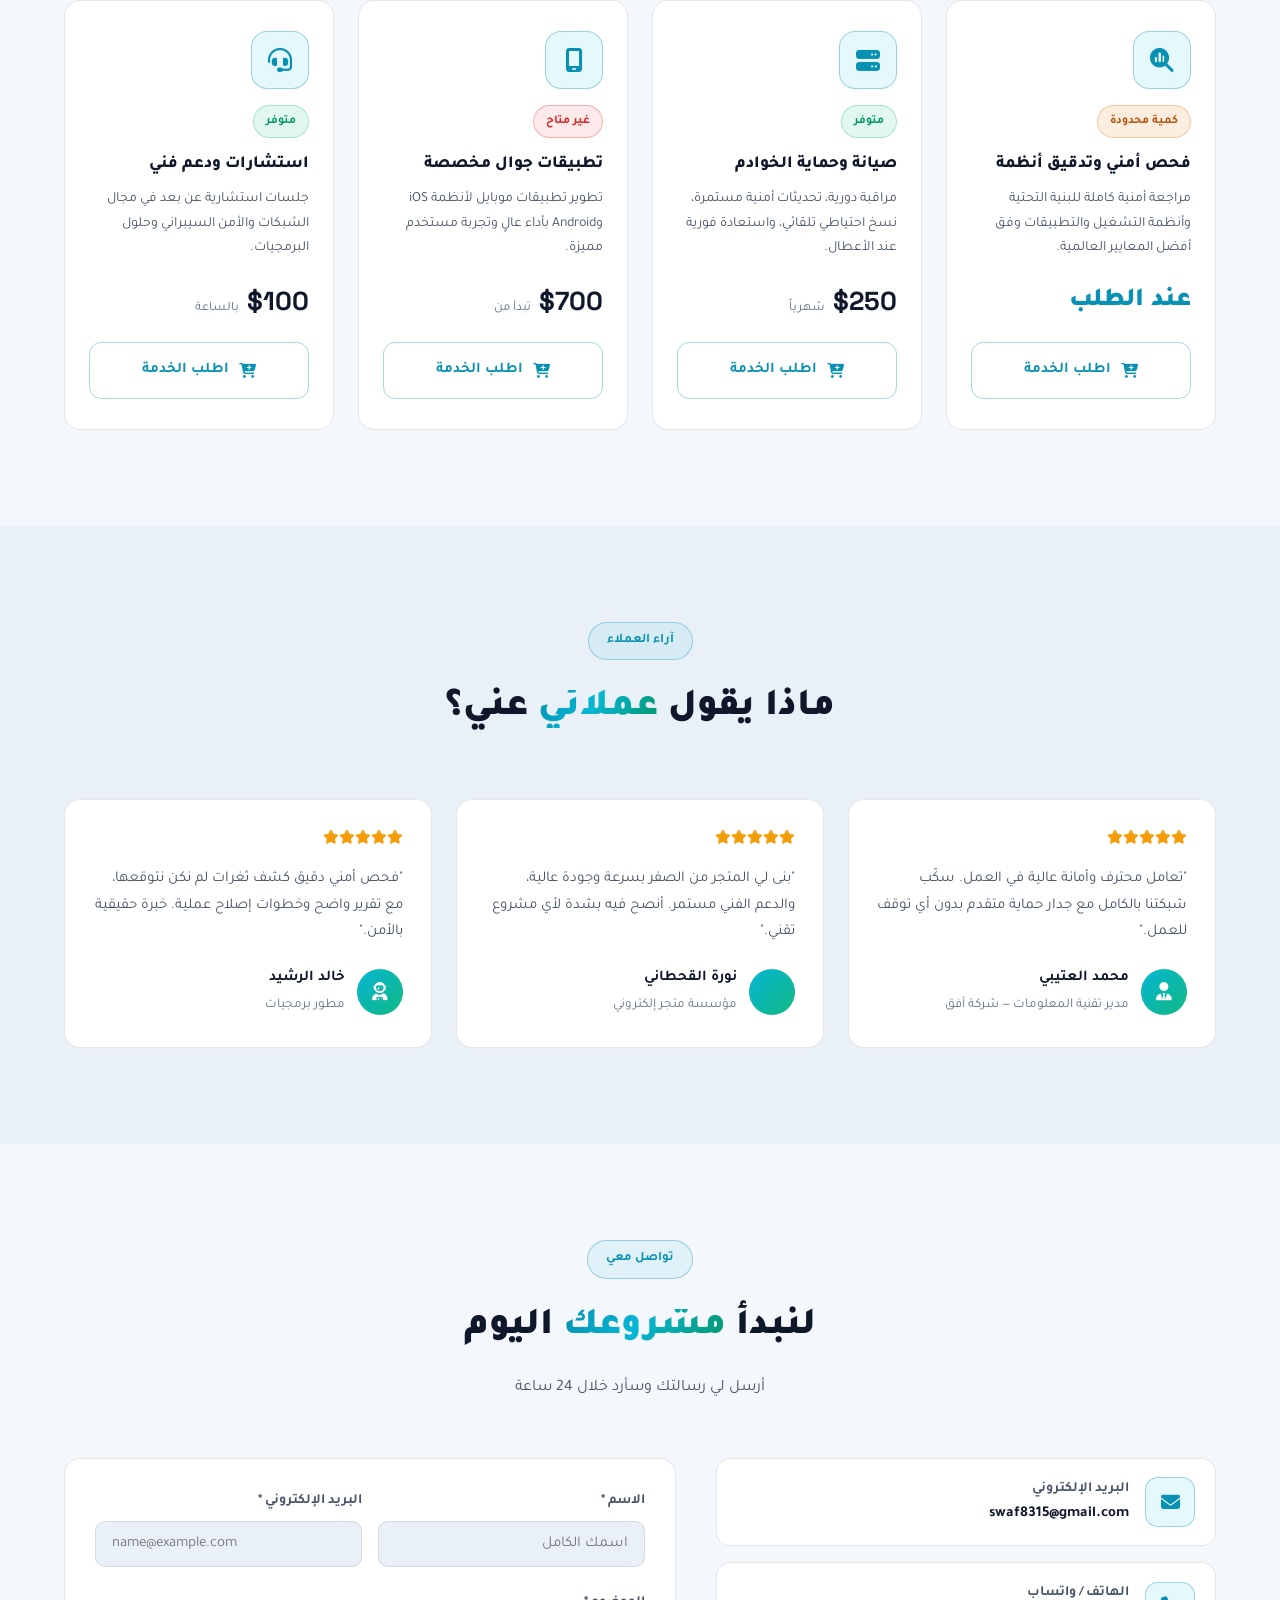
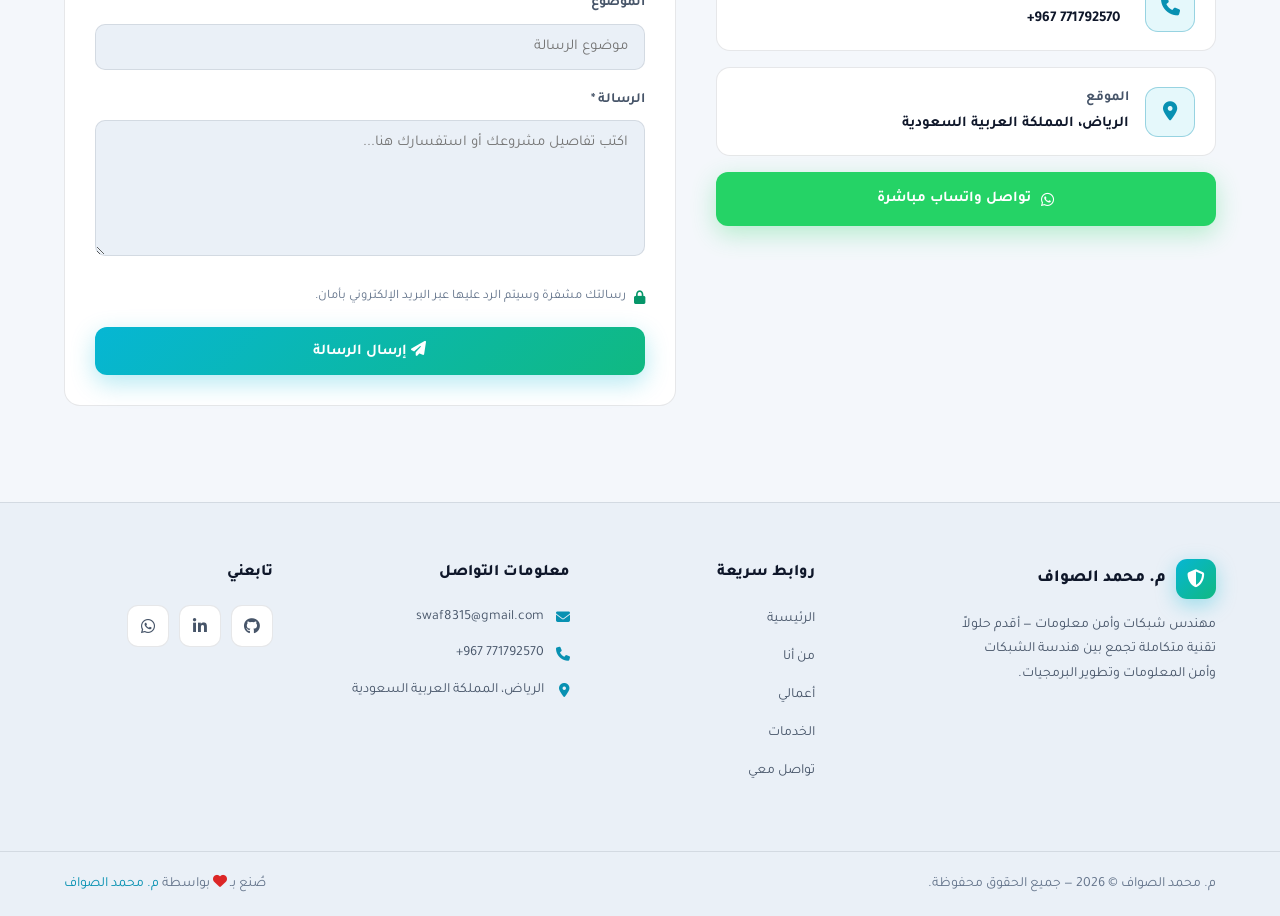
<file: portfolio/preview/index-standalone.html>
<!DOCTYPE html>
<html lang="ar" dir="rtl">
<head>
    <meta charset="UTF-8">
    <meta name="viewport" content="width=device-width, initial-scale=1.0">
    <meta name="description" content="م. محمد الصواف — مهندس شبكات وأمن معلومات — معاينة الواجهة الأمامية فقط">
    <title>م. محمد الصواف | مهندس شبكات وأمن معلومات (معاينة)</title>
    <link rel="preconnect" href="https://fonts.googleapis.com">
    <link rel="preconnect" href="https://fonts.gstatic.com" crossorigin>
    <link href="https://fonts.googleapis.com/css2?family=Tajawal:wght@300;400;500;700;800;900&family=Space+Grotesk:wght@400;500;600;700&display=swap" rel="stylesheet">
    <link rel="stylesheet" href="https://cdnjs.cloudflare.com/ajax/libs/font-awesome/6.5.1/css/all.min.css">
    <style>
/* ============================================================
   Personal Portfolio & Services Platform — Public Stylesheet
   Light modern theme · RTL · cyan accent
   ============================================================ */

:root {
  --bg: #f4f7fb;
  --bg-soft: #eaf0f7;
  --bg-card: #ffffff;
  --bg-card-2: #f1f5f9;
  --border: rgba(15, 23, 42, 0.1);
  --border-strong: rgba(8, 145, 178, 0.35);
  --text: #0f172a;
  --text-dim: #475569;
  --text-weak: #64748b;
  --primary: #0891b2;
  --primary-dark: #0e7490;
  --secondary: #059669;
  --danger: #dc2626;
  --warning: #d97706;
  --gradient: linear-gradient(135deg, #06b6d4 0%, #10b981 100%);
  --gradient-text: linear-gradient(120deg, #0891b2 0%, #06b6d4 45%, #059669 100%);
  --radius: 16px;
  --radius-sm: 10px;
  --shadow: 0 10px 40px rgba(15, 23, 42, 0.12);
  --shadow-glow: 0 0 40px rgba(6, 182, 212, 0.15);
  --font-main: "Tajawal", "Segoe UI", Tahoma, sans-serif;
  --font-latin: "Space Grotesk", "Tajawal", sans-serif;
  --nav-h: 76px;
}

* { margin: 0; padding: 0; box-sizing: border-box; }

html { scroll-behavior: smooth; scroll-padding-top: var(--nav-h); }

body {
  font-family: var(--font-main);
  background: var(--bg);
  color: var(--text);
  line-height: 1.75;
  overflow-x: hidden;
  -webkit-font-smoothing: antialiased;
}

body.no-scroll { overflow: hidden; }

img { max-width: 100%; display: block; }
ul { list-style: none; }
a { text-decoration: none; color: inherit; }
button { font-family: inherit; cursor: pointer; }

::selection { background: rgba(6, 182, 212, 0.22); }

::-webkit-scrollbar { width: 10px; }
::-webkit-scrollbar-track { background: var(--bg); }
::-webkit-scrollbar-thumb { background: #cbd5e1; border-radius: 8px; }
::-webkit-scrollbar-thumb:hover { background: var(--primary-dark); }

.container {
  width: 100%;
  max-width: 1200px;
  margin-inline: auto;
  padding-inline: 24px;
}

.gradient-text {
  background: var(--gradient-text);
  -webkit-background-clip: text;
  background-clip: text;
  -webkit-text-fill-color: transparent;
  color: transparent;
}

/* ---------- Preloader ---------- */
.preloader {
  display: none;
}
html.js .preloader {
  position: fixed;
  inset: 0;
  z-index: 9999;
  background: var(--bg);
  display: flex;
  align-items: center;
  justify-content: center;
  transition: opacity 0.5s ease, visibility 0.5s ease;
  animation: preloaderAutoHide 0.5s ease 2.8s forwards;
}
@keyframes preloaderAutoHide {
  to { opacity: 0; visibility: hidden; }
}
.preloader.hidden { opacity: 0; visibility: hidden; animation: none; }
.preloader-spinner { display: flex; gap: 8px; }
.preloader-spinner span {
  width: 14px; height: 14px;
  border-radius: 50%;
  background: var(--gradient);
  animation: preload 1s ease-in-out infinite;
}
.preloader-spinner span:nth-child(2) { animation-delay: 0.15s; }
.preloader-spinner span:nth-child(3) { animation-delay: 0.3s; }
@keyframes preload {
  0%, 100% { transform: translateY(0); opacity: 0.4; }
  50% { transform: translateY(-14px); opacity: 1; }
}

/* ---------- Buttons ---------- */
.btn {
  display: inline-flex;
  align-items: center;
  justify-content: center;
  gap: 10px;
  padding: 14px 28px;
  border-radius: 12px;
  font-family: var(--font-main);
  font-size: 15px;
  font-weight: 700;
  border: none;
  transition: transform 0.25s ease, box-shadow 0.25s ease, background 0.25s ease, color 0.25s ease, border-color 0.25s ease;
  cursor: pointer;
}
.btn:active { transform: scale(0.97); }
.btn-primary {
  background: var(--gradient);
  color: #ffffff;
  box-shadow: 0 8px 24px rgba(6, 182, 212, 0.3);
}
.btn-primary:hover { box-shadow: 0 12px 34px rgba(6, 182, 212, 0.4); transform: translateY(-2px); }
.btn-ghost {
  background: transparent;
  color: var(--text);
  border: 1px solid var(--border-strong);
}
.btn-ghost:hover { border-color: var(--primary); background: rgba(6, 182, 212, 0.08); transform: translateY(-2px); }
.btn-outline {
  background: transparent;
  color: var(--primary);
  border: 1px solid var(--border-strong);
}
.btn-outline:hover { background: var(--gradient); color: #ffffff; border-color: transparent; }
.btn-whatsapp { background: #25d366; color: #ffffff; box-shadow: 0 8px 24px rgba(37, 211, 102, 0.3); }
.btn-whatsapp:hover { box-shadow: 0 12px 34px rgba(37, 211, 102, 0.4); transform: translateY(-2px); }
.btn-block { width: 100%; }
.btn-sm { padding: 10px 20px; font-size: 14px; }
.btn-icon {
  width: 42px; height: 42px;
  display: inline-flex;
  align-items: center;
  justify-content: center;
  border-radius: 10px;
  background: rgba(15, 23, 42, 0.72);
  color: #fff;
  border: 1px solid rgba(255, 255, 255, 0.28);
  transition: 0.25s;
}
.btn-icon:hover { background: var(--gradient); color: #ffffff; }

/* ---------- Navbar ---------- */
.navbar {
  position: fixed;
  top: 0; left: 0; right: 0;
  height: var(--nav-h);
  z-index: 1000;
  background: rgba(255, 255, 255, 0.92);
  border-bottom: 1px solid var(--border);
  transition: 0.35s ease;
}
.navbar.scrolled {
  background: #ffffff;
  border-bottom-color: var(--border);
  box-shadow: 0 8px 30px rgba(15, 23, 42, 0.08);
}
.nav-inner { display: flex; align-items: center; justify-content: space-between; gap: 20px; height: var(--nav-h); }
.brand { display: flex; align-items: center; gap: 10px; font-weight: 800; font-size: 17px; }
.brand-mark {
  width: 40px; height: 40px;
  display: inline-flex;
  align-items: center;
  justify-content: center;
  border-radius: 11px;
  background: var(--gradient);
  color: #ffffff;
  font-size: 18px;
  box-shadow: 0 6px 20px rgba(6, 182, 212, 0.35);
}
.nav-menu { display: flex; align-items: center; gap: 6px; }
.nav-link {
  position: relative;
  padding: 9px 16px;
  font-size: 15px;
  font-weight: 500;
  color: var(--text-dim);
  border-radius: 10px;
  transition: 0.25s;
}
.nav-link:hover { color: var(--text); background: rgba(15, 23, 42, 0.05); }
.nav-link.active { color: var(--primary); font-weight: 700; }
.nav-link.active::after {
  content: "";
  position: absolute;
  bottom: 4px; right: 16px; left: 16px;
  height: 2px;
  background: var(--gradient);
  border-radius: 2px;
}
.nav-actions { display: flex; align-items: center; gap: 14px; }
.nav-userchip {
  display: inline-flex; align-items: center; gap: 7px;
  background: rgba(6, 182, 212, 0.08);
  border: 1px solid rgba(6, 182, 212, 0.25);
  border-radius: 100px; padding: 6px 14px;
  font-size: 13px; font-weight: 700; color: var(--primary);
  white-space: nowrap;
}
.nav-userchip i { font-size: 12px; color: var(--primary-dark); }
.nav-cta { white-space: nowrap; padding: 10px 20px; }
.nav-toggle {
  display: none;
  width: 44px; height: 44px;
  border-radius: 10px;
  border: 1px solid var(--border-strong);
  background: transparent;
  color: var(--text);
  font-size: 19px;
}

/* ---------- Hero ---------- */
.hero {
  position: relative;
  min-height: 100vh;
  padding: calc(var(--nav-h) + 60px) 0 80px;
  display: flex;
  align-items: center;
  overflow: hidden;
}
.hero-bg { position: absolute; inset: 0; z-index: 0; overflow: hidden; }
.hero-grid-overlay {
  position: absolute; inset: 0;
  background-image:
    linear-gradient(rgba(6, 182, 212, 0.07) 1px, transparent 1px),
    linear-gradient(90deg, rgba(6, 182, 212, 0.07) 1px, transparent 1px);
  background-size: 46px 46px;
  -webkit-mask-image: radial-gradient(ellipse 80% 70% at 50% 40%, #000 30%, transparent 75%);
          mask-image: radial-gradient(ellipse 80% 70% at 50% 40%, #000 30%, transparent 75%);
}
.blob { position: absolute; border-radius: 50%; filter: blur(90px); opacity: 0.55; }
.blob-1 { width: 460px; height: 460px; background: rgba(6, 182, 212, 0.22); top: -120px; right: -80px; animation: floaty 12s ease-in-out infinite; }
.blob-2 { width: 380px; height: 380px; background: rgba(16, 185, 129, 0.18); bottom: -120px; left: -60px; animation: floaty 15s ease-in-out infinite reverse; }
.blob-3 { width: 260px; height: 260px; background: rgba(99, 102, 241, 0.18); top: 40%; left: 40%; animation: floaty 18s ease-in-out infinite; }
@keyframes floaty { 0%,100% { transform: translate(0,0) scale(1); } 50% { transform: translate(24px,-24px) scale(1.06); } }

.hero-inner { position: relative; z-index: 2; display: grid; grid-template-columns: 1.1fr 0.9fr; gap: 60px; align-items: center; }
.hero-badge {
  display: inline-flex;
  align-items: center;
  gap: 8px;
  padding: 8px 16px;
  font-size: 13px;
  font-weight: 700;
  color: var(--secondary);
  background: rgba(16, 185, 129, 0.09);
  border: 1px solid rgba(16, 185, 129, 0.3);
  border-radius: 100px;
  margin-bottom: 22px;
}
.hero-badge i { animation: pulse 2s infinite; }
@keyframes pulse { 0%,100% { opacity: 1; } 50% { opacity: 0.4; } }
.hero-title { font-size: clamp(34px, 5vw, 56px); font-weight: 900; line-height: 1.25; margin-bottom: 16px; }
.hero-type { font-size: clamp(20px, 2.4vw, 28px); font-weight: 700; margin-bottom: 20px; display: flex; align-items: center; gap: 10px; flex-wrap: wrap; }
.hero-type-label { color: var(--text-dim); font-weight: 500; font-size: 0.85em; }
.typer { color: var(--primary); font-family: var(--font-latin); letter-spacing: 0.5px; }
.typer-caret { display: inline-block; width: 3px; height: 1.1em; background: var(--primary); margin-inline-start: 2px; animation: blink 0.85s step-end infinite; }
@keyframes blink { 0%,100% { opacity: 1; } 50% { opacity: 0; } }
.hero-desc { color: var(--text-dim); font-size: 17px; max-width: 560px; margin-bottom: 30px; }
.hero-actions { display: flex; gap: 14px; flex-wrap: wrap; margin-bottom: 34px; }
.hero-tech { display: flex; flex-wrap: wrap; gap: 10px; }
.hero-tech span {
  padding: 6px 14px;
  font-size: 13px;
  font-family: var(--font-latin);
  font-weight: 600;
  color: var(--text-dim);
  background: rgba(15, 23, 42, 0.04);
  border: 1px solid var(--border);
  border-radius: 8px;
}

.hero-visual { position: relative; min-height: 460px; }
.code-card {
  position: relative;
  z-index: 2;
  background: #0f172a;
  border: 1px solid rgba(6, 182, 212, 0.4);
  border-radius: 16px;
  box-shadow: 0 18px 50px rgba(15, 23, 42, 0.28);
  overflow: hidden;
  transform: perspective(1000px) rotateY(-6deg) rotateX(3deg);
  transition: transform 0.4s ease;
}
.code-card:hover { transform: perspective(1000px) rotateY(0deg) rotateX(0deg); }
.code-card-head {
  display: flex;
  align-items: center;
  gap: 8px;
  padding: 12px 16px;
  background: rgba(30, 41, 59, 0.85);
  border-bottom: 1px solid rgba(148, 163, 184, 0.2);
}
.dot { width: 11px; height: 11px; border-radius: 50%; }
.dot.red { background: #f87171; }
.dot.yellow { background: #fbbf24; }
.dot.green { background: #34d399; }
.code-card-title { margin-inline-start: auto; color: #94a3b8; font-family: var(--font-latin); font-size: 12px; }
.code-card-body { padding: 18px; overflow-x: auto; }
.code-card-body pre { font-family: "Consolas", monospace; font-size: 13px; line-height: 1.7; direction: ltr; text-align: left; color: #cbd5e1; }
.c-kw { color: #c084fc; }
.c-fn { color: #fbbf24; }
.c-var { color: #67e8f9; }
.c-str { color: #86efac; }
.code-card-status {
  display: flex;
  align-items: center;
  gap: 8px;
  padding: 10px 16px;
  background: rgba(52, 211, 153, 0.1);
  border-top: 1px solid rgba(148, 163, 184, 0.2);
  font-size: 13px;
  color: #cbd5e1;
}
.pulse-dot { width: 8px; height: 8px; border-radius: 50%; background: #34d399; animation: pulse 1.6s infinite; }
.c-ok { color: #34d399; font-family: var(--font-latin); font-weight: 600; }

.hero-orbit {
  position: absolute;
  top: 50%; left: 50%;
  width: 340px; height: 340px;
  transform: translate(-50%, -50%);
  z-index: 1;
}
.orbit-ring { position: absolute; border: 1px dashed rgba(6, 182, 212, 0.35); border-radius: 50%; inset: 0; animation: spin 24s linear infinite; }
.orbit-ring.r2 { inset: 40px; border-color: rgba(16, 185, 129, 0.3); animation-duration: 18s; animation-direction: reverse; }
@keyframes spin { to { transform: rotate(360deg); } }
.orbit-core {
  position: absolute;
  top: 50%; left: 50%;
  transform: translate(-50%, -50%);
  width: 96px; height: 96px;
  display: flex;
  align-items: center;
  justify-content: center;
  border-radius: 50%;
  background: var(--gradient);
  color: #ffffff;
  font-size: 38px;
  box-shadow: 0 0 60px rgba(6, 182, 212, 0.45);
}
.float-chip {
  position: absolute;
  z-index: 3;
  display: flex;
  align-items: center;
  gap: 8px;
  padding: 9px 16px;
  background: #0f172a;
  border: 1px solid rgba(255, 255, 255, 0.15);
  border-radius: 12px;
  font-size: 13px;
  font-weight: 700;
  color: #e6edf7;
  box-shadow: 0 14px 40px rgba(15, 23, 42, 0.3);
  animation: floaty 7s ease-in-out infinite;
}
.float-chip i { color: var(--primary); }
.chip-1 { top: 6%; right: -6%; }
.chip-2 { bottom: 22%; right: -14%; animation-delay: 1.2s; }
.chip-3 { bottom: -2%; left: 8%; animation-delay: 2s; }

.hero-scroll {
  position: absolute;
  bottom: 30px; left: 50%;
  transform: translateX(-50%);
  z-index: 3;
}
.hero-scroll a {
  width: 42px; height: 66px;
  display: block;
  border: 2px solid var(--border-strong);
  border-radius: 40px;
  position: relative;
}
.hero-scroll span {
  position: absolute;
  top: 10px; left: 50%;
  width: 6px; height: 6px;
  margin-inline-start: -3px;
  border-radius: 50%;
  background: var(--primary);
  animation: scrolldot 1.8s ease-in-out infinite;
}
@keyframes scrolldot {
  0% { transform: translateY(0); opacity: 1; }
  80% { transform: translateY(26px); opacity: 0; }
  100% { opacity: 0; }
}

/* ---------- Stats band ---------- */
.stats-band {
  border-block: 1px solid var(--border);
  background: var(--bg-soft);
}
.stats-grid {
  display: grid;
  grid-template-columns: repeat(4, 1fr);
  gap: 24px;
  padding-block: 44px;
}
.stat-item { text-align: center; }
.stat-value { font-size: clamp(30px, 4vw, 44px); font-weight: 900; font-family: var(--font-latin); color: var(--text); }
.stat-value .counter { background: var(--gradient-text); -webkit-background-clip: text; background-clip: text; -webkit-text-fill-color: transparent; }
.stat-suffix { color: var(--primary); margin-inline-start: 2px; }
.stat-label { display: block; margin-top: 6px; color: var(--text-dim); font-size: 15px; font-weight: 500; }

/* ---------- Section generic ---------- */
.section { padding-block: 96px; position: relative; }
.section-head { text-align: center; max-width: 680px; margin-inline: auto; margin-bottom: 56px; }
.section-tag {
  display: inline-block;
  padding: 7px 18px;
  font-size: 13px;
  font-weight: 700;
  color: var(--primary);
  background: rgba(6, 182, 212, 0.08);
  border: 1px solid var(--border-strong);
  border-radius: 100px;
  margin-bottom: 16px;
}
.section-title { font-size: clamp(26px, 3.4vw, 38px); font-weight: 900; margin-bottom: 12px; }
.section-sub { color: var(--text-dim); font-size: 16px; }

.portfolio { background: var(--bg-soft); }

/* ---------- About ---------- */
.about-grid { display: grid; grid-template-columns: 0.85fr 1.15fr; gap: 60px; align-items: center; }
.about-visual { position: relative; }
.about-frame {
  position: relative;
  padding: 16px;
  background: linear-gradient(160deg, rgba(6,182,212,0.14), rgba(16,185,129,0.08));
  border-radius: 24px;
  -webkit-mask: none;
}
.about-frame::before {
  content: "";
  position: absolute;
  inset: -2px;
  border-radius: 26px;
  padding: 2px;
  background: linear-gradient(160deg, #06b6d4, transparent 50%, #10b981);
  -webkit-mask: linear-gradient(#000 0 0) content-box, linear-gradient(#000 0 0);
  -webkit-mask-composite: xor;
          mask-composite: exclude;
  pointer-events: none;
}
.about-card-main {
  background: var(--bg-card);
  border-radius: 18px;
  padding: 40px 28px;
  text-align: center;
}
.about-avatar {
  width: 110px; height: 110px;
  margin: 0 auto 18px;
  display: flex;
  align-items: center;
  justify-content: center;
  font-size: 46px;
  color: #ffffff;
  border-radius: 50%;
  background: var(--gradient);
  box-shadow: 0 0 40px rgba(6, 182, 212, 0.4);
}
.about-card-main h3 { font-size: 22px; font-weight: 800; margin-bottom: 4px; }
.about-card-main p { color: var(--text-dim); margin-bottom: 20px; }
.about-badge-exp {
  position: absolute;
  bottom: -22px; right: -14px;
  display: flex;
  align-items: center;
  gap: 10px;
  padding: 14px 20px;
  background: var(--bg-card);
  border: 1px solid var(--border-strong);
  border-radius: 14px;
  box-shadow: var(--shadow);
}
.exp-num { font-size: 30px; font-weight: 900; color: var(--primary); font-family: var(--font-latin); }
.exp-label { color: var(--text-dim); font-size: 13px; font-weight: 700; line-height: 1.4; }
.about-content .about-text { color: var(--text-dim); margin-bottom: 16px; }
.about-tags { display: flex; flex-wrap: wrap; gap: 10px; margin: 22px 0 30px; }
.about-tags span {
  display: inline-flex;
  align-items: center;
  gap: 7px;
  padding: 8px 14px;
  font-size: 13px;
  font-weight: 600;
  color: var(--secondary);
  background: rgba(16, 185, 129, 0.08);
  border: 1px solid rgba(16, 185, 129, 0.25);
  border-radius: 100px;
}
.skills-title { font-size: 17px; font-weight: 800; margin-bottom: 18px; }
.skills { display: grid; gap: 14px; }
.skill-head { display: flex; justify-content: space-between; font-size: 14px; font-weight: 600; margin-bottom: 7px; }
.skill-pct { color: var(--primary); font-family: var(--font-latin); }
.skill-bar { height: 8px; border-radius: 8px; background: rgba(15, 23, 42, 0.1); overflow: hidden; }
.skill-fill {
  height: 100%;
  width: 0;
  border-radius: 8px;
  background: var(--gradient);
  transition: width 1.4s cubic-bezier(0.22, 1, 0.36, 1);
  position: relative;
}
.skill-fill::after {
  content: "";
  position: absolute; inset: 0;
  background: linear-gradient(90deg, transparent, rgba(255,255,255,0.35), transparent);
  animation: shine 2.4s infinite;
}
@keyframes shine { 0% { transform: translateX(-100%); } 100% { transform: translateX(100%); } }

/* ---------- Portfolio ---------- */
.portfolio-toolbar { display: flex; align-items: center; justify-content: space-between; gap: 16px; flex-wrap: wrap; margin-bottom: 36px; }
.filter-buttons { display: flex; flex-wrap: wrap; gap: 10px; }
.filter-btn {
  padding: 9px 18px;
  font-size: 14px;
  font-weight: 700;
  color: var(--text-dim);
  background: var(--bg-card);
  border: 1px solid var(--border);
  border-radius: 100px;
  transition: 0.25s;
}
.filter-btn:hover { color: var(--text); border-color: var(--border-strong); }
.filter-btn.active {
  background: var(--gradient);
  color: #ffffff;
  border-color: transparent;
  box-shadow: 0 6px 18px rgba(6, 182, 212, 0.3);
}
.search-box { position: relative; min-width: 260px; }
.search-box i { position: absolute; top: 50%; right: 14px; transform: translateY(-50%); color: var(--text-weak); }
.search-box input {
  width: 100%;
  padding: 11px 20px 11px 40px;
  background: var(--bg-card);
  border: 1px solid var(--border);
  border-radius: 100px;
  color: var(--text);
  font-family: inherit;
  font-size: 14px;
  transition: 0.25s;
}
.search-box input:focus { outline: none; border-color: var(--primary); box-shadow: 0 0 0 4px rgba(6, 182, 212, 0.15); }

.projects-grid { display: grid; grid-template-columns: repeat(3, 1fr); gap: 26px; }
.project-card {
  background: var(--bg-card);
  border: 1px solid var(--border);
  border-radius: var(--radius);
  overflow: hidden;
  transition: transform 0.35s ease, box-shadow 0.35s ease, opacity 0.3s ease, scale 0.3s ease;
}
.project-card:hover { transform: translateY(-8px); box-shadow: var(--shadow), var(--shadow-glow); border-color: var(--border-strong); }
.project-card.hiding { opacity: 0; scale: 0.96; pointer-events: none; }
.project-thumb { position: relative; aspect-ratio: 16/10; overflow: hidden; background: var(--bg-card-2); }
.project-thumb img { width: 100%; height: 100%; object-fit: cover; transition: transform 0.5s ease; }
.project-card:hover .project-thumb img { transform: scale(1.08); }
.project-noimg { width: 100%; height: 100%; display: flex; align-items: center; justify-content: center; font-size: 48px; color: var(--text-weak); }
.project-overlay {
  position: absolute; inset: 0;
  display: flex;
  align-items: flex-end;
  justify-content: space-between;
  padding: 16px;
  background: linear-gradient(to top, rgba(2, 6, 23, 0.92), rgba(2, 6, 23, 0.1) 60%, transparent);
  opacity: 0;
  transition: opacity 0.35s ease;
}
.project-card:hover .project-overlay { opacity: 1; }
.project-cat-badge {
  display: inline-flex;
  align-items: center;
  gap: 8px;
  padding: 7px 14px;
  font-size: 13px;
  font-weight: 700;
  background: rgba(7, 11, 20, 0.8);
  border: 1px solid var(--border-strong);
  border-radius: 100px;
  color: var(--primary);
}
.project-actions { display: flex; gap: 8px; }
.project-featured {
  position: absolute;
  top: 12px; left: 12px;
  padding: 6px 12px;
  font-size: 12px;
  font-weight: 700;
  color: #ffffff;
  background: var(--gradient);
  border-radius: 100px;
  z-index: 2;
}
.project-info { padding: 18px 20px 22px; }
.project-title { font-size: 17px; font-weight: 800; margin-bottom: 6px; }
.project-desc { color: var(--text-dim); font-size: 14px; margin-bottom: 12px; }
.project-desc-locked {
  display: flex; align-items: center; gap: 6px;
  color: #b45309; font-weight: 600;
}
.project-desc-locked i { color: #d97706; }
.project-tech { font-size: 12px; font-weight: 700; color: var(--primary); background: rgba(6, 182, 212, 0.1); padding: 5px 12px; border-radius: 100px; display: inline-block; }

.empty-state { text-align: center; color: var(--text-dim); font-size: 16px; padding: 40px 0; }
.empty-state i { font-size: 34px; display: block; margin-bottom: 12px; color: var(--text-weak); }

/* ---------- Services ---------- */
.services-grid { display: grid; grid-template-columns: repeat(4, 1fr); gap: 24px; }
.service-card {
  position: relative;
  display: flex;
  flex-direction: column;
  padding: 30px 24px;
  background: var(--bg-card);
  border: 1px solid var(--border);
  border-radius: var(--radius);
  transition: transform 0.35s ease, box-shadow 0.35s ease, border-color 0.35s ease;
}
.service-card:hover { transform: translateY(-8px); box-shadow: var(--shadow); border-color: var(--border-strong); }
.service-featured { border-color: var(--border-strong); box-shadow: var(--shadow-glow); }
.service-popular {
  position: absolute;
  top: -13px; left: 20px;
  padding: 5px 14px;
  font-size: 12px;
  font-weight: 800;
  color: #ffffff;
  background: var(--gradient);
  border-radius: 100px;
}
.service-icon {
  width: 58px; height: 58px;
  display: flex;
  align-items: center;
  justify-content: center;
  font-size: 24px;
  color: var(--primary);
  background: rgba(6, 182, 212, 0.1);
  border: 1px solid var(--border-strong);
  border-radius: 16px;
  margin-bottom: 16px;
}
.service-badge { align-self: flex-start; margin-bottom: 12px; padding: 5px 12px; font-size: 12px; font-weight: 700; border-radius: 100px; }
.badge-available { color: #059669; background: rgba(16, 185, 129, 0.12); border: 1px solid rgba(16, 185, 129, 0.3); }
.badge-limited { color: #b45309; background: rgba(217, 119, 6, 0.12); border: 1px solid rgba(217, 119, 6, 0.3); }
.badge-unavailable { color: #dc2626; background: rgba(220, 38, 38, 0.1); border: 1px solid rgba(220, 38, 38, 0.3); }
.service-title { font-size: 17px; font-weight: 800; margin-bottom: 8px; }
.service-desc { color: var(--text-dim); font-size: 14px; flex-grow: 1; margin-bottom: 18px; }
.service-price { display: flex; align-items: baseline; gap: 8px; margin-bottom: 18px; }
.price-num { font-size: 26px; font-weight: 900; font-family: var(--font-latin); color: var(--text); }
.price-request { font-family: var(--font-main); color: var(--primary); }
.price-note { color: var(--text-weak); font-size: 13px; }
.order-btn { margin-top: auto; }

/* ---------- Testimonials ---------- */
.testimonials { background: var(--bg-soft); }
.testimonials-grid { display: grid; grid-template-columns: repeat(3, 1fr); gap: 24px; }
.testimonial-card {
  background: var(--bg-card);
  border: 1px solid var(--border);
  border-radius: var(--radius);
  padding: 28px;
  transition: transform 0.3s ease, box-shadow 0.3s ease;
}
.testimonial-card:hover { transform: translateY(-6px); box-shadow: var(--shadow); }
.testimonial-stars { color: #f59e0b; font-size: 14px; margin-bottom: 14px; }
.testimonial-card blockquote { color: var(--text-dim); font-size: 15px; margin-bottom: 20px; }
.testimonial-card figcaption { display: flex; align-items: center; gap: 12px; }
.testimonial-avatar {
  width: 46px; height: 46px;
  display: flex;
  align-items: center;
  justify-content: center;
  border-radius: 50%;
  background: var(--gradient);
  color: #ffffff;
  font-size: 18px;
}
.testimonial-card figcaption strong { display: block; font-size: 15px; }
.testimonial-card figcaption small { color: var(--text-weak); }

/* ---------- Contact ---------- */
.contact-grid { display: grid; grid-template-columns: 0.9fr 1.1fr; gap: 40px; }
.info-card {
  display: flex;
  align-items: center;
  gap: 16px;
  padding: 18px 20px;
  background: var(--bg-card);
  border: 1px solid var(--border);
  border-radius: 14px;
  margin-bottom: 16px;
  transition: 0.3s;
}
.info-card:hover { border-color: var(--border-strong); transform: translateX(-4px); }
.info-icon {
  width: 50px; height: 50px;
  flex-shrink: 0;
  display: flex;
  align-items: center;
  justify-content: center;
  font-size: 19px;
  color: var(--primary);
  background: rgba(6, 182, 212, 0.1);
  border: 1px solid var(--border-strong);
  border-radius: 13px;
}
.info-card h4 { font-size: 14px; color: var(--text-dim); font-weight: 600; }
.info-card p { font-size: 15px; font-weight: 700; }
.contact-form {
  background: var(--bg-card);
  border: 1px solid var(--border);
  border-radius: var(--radius);
  padding: 30px;
}
.form-row { display: grid; grid-template-columns: 1fr 1fr; gap: 16px; }
.form-group { margin-bottom: 18px; }
.form-group label { display: block; font-size: 14px; font-weight: 600; margin-bottom: 8px; color: var(--text-dim); }
.form-control {
  width: 100%;
  padding: 13px 16px;
  background: var(--bg-soft);
  border: 1px solid var(--border);
  border-radius: var(--radius-sm);
  color: var(--text);
  font-family: inherit;
  font-size: 15px;
  transition: 0.25s;
}
.form-control:focus { outline: none; border-color: var(--primary); box-shadow: 0 0 0 4px rgba(6, 182, 212, 0.15); background: var(--bg-card-2); }
.form-control.input-error { border-color: var(--danger); box-shadow: 0 0 0 4px rgba(220, 38, 38, 0.12); }
.field-error { display: block; color: var(--danger); font-size: 13px; margin-top: 6px; min-height: 0; }
.form-terms { display: flex; align-items: center; gap: 8px; color: var(--text-weak); font-size: 13px; margin-bottom: 18px; }
.form-terms i { color: var(--secondary); }

/* ---------- Footer ---------- */
.footer { background: #eaf0f7; border-top: 1px solid var(--border); }
.footer-grid { display: grid; grid-template-columns: 1.4fr 0.8fr 1fr 0.8fr; gap: 36px; padding-block: 56px; }
.footer-brand { margin-bottom: 14px; }
.footer-desc { color: var(--text-dim); font-size: 14px; max-width: 260px; }
.footer-title { font-size: 16px; font-weight: 800; margin-bottom: 18px; }
.footer-links li { margin-bottom: 10px; }
.footer-links a { color: var(--text-dim); font-size: 14px; transition: 0.25s; }
.footer-links a:hover { color: var(--primary); padding-inline-start: 4px; }
.footer-contact li { display: flex; align-items: center; gap: 10px; color: var(--text-dim); font-size: 14px; margin-bottom: 12px; }
.footer-contact i { color: var(--primary); width: 16px; }
.footer-social { display: flex; gap: 10px; }
.footer-social a {
  width: 42px; height: 42px;
  display: flex;
  align-items: center;
  justify-content: center;
  border-radius: 11px;
  background: var(--bg-card);
  border: 1px solid var(--border);
  color: var(--text-dim);
  transition: 0.3s;
}
.footer-social a:hover { background: var(--gradient); color: #ffffff; border-color: transparent; transform: translateY(-3px); }
.footer-bottom { border-top: 1px solid var(--border); padding-block: 20px; }
.footer-bottom .container { display: flex; align-items: center; justify-content: space-between; gap: 12px; flex-wrap: wrap; color: var(--text-weak); font-size: 14px; }
.footer-dev i { color: var(--danger); }
.footer-dev a { color: var(--primary); }

/* ---------- Back to top ---------- */
.back-to-top {
  position: fixed;
  bottom: 26px; left: 26px;
  width: 46px; height: 46px;
  display: flex;
  align-items: center;
  justify-content: center;
  border-radius: 12px;
  background: var(--gradient);
  color: #ffffff;
  font-size: 16px;
  box-shadow: 0 8px 24px rgba(6, 182, 212, 0.35);
  opacity: 0;
  visibility: hidden;
  transform: translateY(16px);
  transition: 0.35s;
  z-index: 900;
}
.back-to-top.show { opacity: 1; visibility: visible; transform: translateY(0); }

/* ---------- Toast ---------- */
.toast-container {
  position: fixed;
  top: 96px; left: 24px;
  z-index: 2000;
  display: flex;
  flex-direction: column;
  gap: 10px;
}
.toast {
  display: flex;
  align-items: center;
  gap: 12px;
  padding: 14px 18px;
  background: var(--bg-card);
  border: 1px solid var(--border-strong);
  border-radius: 12px;
  box-shadow: var(--shadow);
  font-size: 14px;
  font-weight: 600;
  animation: toastIn 0.35s ease;
  max-width: 340px;
}
.toast i { font-size: 18px; }
.toast-success i { color: var(--secondary); }
.toast-error i { color: var(--danger); }
@keyframes toastIn { from { opacity: 0; transform: translateX(40px); } to { opacity: 1; transform: none; } }

/* ---------- Flash ---------- */
.flash-container { position: fixed; top: 96px; right: 24px; z-index: 2001; display: flex; flex-direction: column; gap: 10px; }
.flash {
  display: flex;
  align-items: center;
  gap: 12px;
  padding: 13px 18px;
  border-radius: 12px;
  font-size: 14px;
  font-weight: 600;
  box-shadow: var(--shadow);
  animation: toastIn 0.35s ease;
}
.flash-success { background: rgba(16, 185, 129, 0.12); border: 1px solid rgba(16, 185, 129, 0.35); color: #047857; }
.flash-error { background: rgba(220, 38, 38, 0.1); border: 1px solid rgba(220, 38, 38, 0.35); color: #b91c1c; }
.flash-close { background: none; border: none; color: inherit; font-size: 18px; margin-inline-start: auto; opacity: 0.7; }

/* ---------- Modal ---------- */
.modal {
  position: fixed;
  inset: 0;
  z-index: 3000;
  display: flex;
  align-items: center;
  justify-content: center;
  padding: 24px;
  opacity: 0;
  visibility: hidden;
  transition: 0.3s;
}
.modal.open { opacity: 1; visibility: visible; }
.modal-overlay { position: absolute; inset: 0; background: rgba(2, 6, 23, 0.55); }
.modal-box {
  position: relative;
  width: 100%;
  max-width: 640px;
  max-height: 88vh;
  overflow-y: auto;
  background: var(--bg-card);
  border: 1px solid var(--border-strong);
  border-radius: 20px;
  box-shadow: var(--shadow);
  transform: translateY(24px) scale(0.97);
  transition: 0.3s;
}
.modal.open .modal-box { transform: none; }
.modal-close {
  position: absolute;
  top: 14px; left: 14px;
  width: 38px; height: 38px;
  display: flex;
  align-items: center;
  justify-content: center;
  border-radius: 10px;
  background: rgba(15, 23, 42, 0.07);
  border: 1px solid var(--border);
  color: var(--text);
  z-index: 5;
}
.modal-close:hover { background: var(--danger); color: #fff; }
.modal-body p { color: var(--text-dim); line-height: 1.9; }
.modal-hero { position: relative; aspect-ratio: 16/8; overflow: hidden; border-radius: 20px 20px 0 0; }
.modal-hero img { width: 100%; height: 100%; object-fit: cover; }
.modal-hero .modal-noimg { width: 100%; height: 100%; display: flex; align-items: center; justify-content: center; font-size: 56px; color: var(--text-weak); background: var(--bg-card-2); }
.modal-content { padding: 28px; }
.modal-title { font-size: 24px; font-weight: 900; margin-bottom: 10px; }
.modal-cat { display: inline-flex; align-items: center; gap: 8px; color: var(--primary); font-size: 13px; font-weight: 700; padding: 6px 14px; background: rgba(6,182,212,0.1); border-radius: 100px; margin-bottom: 16px; }
.modal-actions { display: flex; gap: 12px; margin-top: 22px; flex-wrap: wrap; }

/* ---------- Reveal animations (only when JS is enabled) ---------- */
html.js [data-aos] { opacity: 0; transform: translateY(30px); transition: opacity 0.7s ease, transform 0.7s ease; }
html.js [data-aos="fade-left"] { transform: translateX(30px); }
html.js [data-aos="fade-right"] { transform: translateX(-30px); }
html.js [data-aos="fade-down"] { transform: translateY(-24px); }
html.js [data-aos="zoom-in"] { transform: scale(0.9); }
html.js [data-aos].aos-animate { opacity: 1; transform: none; }

/* ---------- Responsive ---------- */
@media (max-width: 1024px) {
  .hero-inner { grid-template-columns: 1fr; gap: 48px; }
  .hero-visual { min-height: 400px; max-width: 560px; margin-inline: auto; width: 100%; }
  .services-grid { grid-template-columns: repeat(2, 1fr); }
  .projects-grid { grid-template-columns: repeat(2, 1fr); }
  .footer-grid { grid-template-columns: 1fr 1fr; }
}

@media (max-width: 768px) {
  .nav-toggle { display: inline-flex; align-items: center; justify-content: center; }
  .nav-cta, .nav-userchip { display: none; }
  .nav-menu {
    position: fixed;
    top: var(--nav-h); left: 0; right: 0;
    flex-direction: column;
    align-items: stretch;
    gap: 4px;
    padding: 18px;
    background: #ffffff;
    border-bottom: 1px solid var(--border);
    box-shadow: 0 20px 40px rgba(15, 23, 42, 0.12);
    transform: translateY(-16px);
    opacity: 0;
    visibility: hidden;
    transition: 0.3s;
  }
  .nav-menu.open { transform: none; opacity: 1; visibility: visible; }
  .nav-link { padding: 13px 18px; text-align: center; }
  .nav-link.active::after { right: 40%; left: 40%; }
  .stats-grid { grid-template-columns: repeat(2, 1fr); gap: 30px; }
  .about-grid { grid-template-columns: 1fr; gap: 50px; }
  .contact-grid { grid-template-columns: 1fr; }
  .section { padding-block: 72px; }
}

@media (max-width: 560px) {
  .projects-grid, .services-grid, .testimonials-grid { grid-template-columns: 1fr; }
  .form-row { grid-template-columns: 1fr; }
  .footer-grid { grid-template-columns: 1fr; gap: 28px; }
  .portfolio-toolbar { flex-direction: column; align-items: stretch; }
  .search-box { width: 100%; }
  .filter-buttons { justify-content: center; }
  .float-chip { display: none; }
  .chip-3 { display: flex; }
  .hero-scroll { display: none; }
  .footer-bottom .container { justify-content: center; text-align: center; }
}
    </style>
</head>
<body data-aos="off">
<script>document.documentElement.classList.add('js');</script>
<noscript><style>.preloader{display:none;}</style></noscript>

<div class="preloader" id="preloader">
    <div class="preloader-spinner"><span></span><span></span><span></span></div>
</div>

<div style="background:linear-gradient(135deg,#0ea5e9,#6366f1);color:#fff;text-align:center;font-family:Tajawal,sans-serif;font-size:13px;padding:8px 12px;direction:rtl;">
    معاينة الواجهة الأمامية فقط — بدون قاعدة بيانات. النسخة الكاملة تُفتح عبر: http://localhost/portfolio/app.php
</div>

<header class="navbar" id="navbar">
    <div class="container nav-inner">
        <a href="#home" class="brand">
            <span class="brand-mark"><i class="fa-solid fa-shield-halved"></i></span>
            <span class="brand-text">م. محمد الصواف</span>
        </a>
        <nav class="nav-menu" id="navMenu">
            <a href="#home" class="nav-link active" data-id="home">الرئيسية</a>
            <a href="#about" class="nav-link" data-id="about">من أنا</a>
            <a href="#portfolio" class="nav-link" data-id="portfolio">أعمالي</a>
            <a href="#services" class="nav-link" data-id="services">الخدمات</a>
            <a href="#contact" class="nav-link" data-id="contact">تواصل معي</a>
        </nav>
        <div class="nav-actions">
            <a href="#" class="btn btn-ghost btn-sm"><i class="fa-solid fa-right-to-bracket"></i> تسجيل الدخول</a>
            <button class="nav-toggle" id="navToggle" aria-label="القائمة"><i class="fa-solid fa-bars"></i></button>
        </div>
    </div>
</header>

<!-- ============ HERO ============ -->
<section class="hero" id="home" data-aos="fade-up">
    <div class="hero-bg" aria-hidden="true">
        <div class="hero-grid-overlay"></div>
        <div class="blob blob-1"></div>
        <div class="blob blob-2"></div>
        <div class="blob blob-3"></div>
    </div>
    <div class="container hero-inner">
        <div class="hero-content">
            <span class="hero-badge"><i class="fa-solid fa-code"></i> متاح لاستقبال المشاريع</span>
            <h1 class="hero-title">
                أهلاً، أنا
                <span class="gradient-text">م. محمد الصواف</span>
            </h1>
            <div class="hero-type">
                <span class="hero-type-label">أعمل كـ</span>
                <span class="typer" id="typer" data-words='["مهندس شبكات","خبير أمن سيبراني","مطور ويب","مستشار تقني"]'></span><span class="typer-caret"></span>
            </div>
            <p class="hero-desc">أساعد الشركات والأفراد على بناء بنية تقنية آمنة، سريعة، وقابلة للتوسع — من تصميم المواقع إلى تحصين الشبكات.</p>
            <div class="hero-actions">
                <a href="#portfolio" class="btn btn-primary"><i class="fa-solid fa-briefcase"></i> تصفح أعمالي</a>
                <a href="#contact" class="btn btn-ghost"><i class="fa-solid fa-paper-plane"></i> تواصل معي</a>
            </div>
            <div class="hero-tech">
                <span>PHP</span><span>MySQL</span><span>JavaScript</span><span>Linux</span><span>CCNA</span><span>CEH</span>
            </div>
        </div>
        <div class="hero-visual">
            <div class="code-card" id="codeCard">
                <div class="code-card-head">
                    <span class="dot red"></span><span class="dot yellow"></span><span class="dot green"></span>
                    <span class="code-card-title">network-audit.php</span>
                </div>
                <div class="code-card-body">
                    <pre><code><span class="c-kw">function</span> <span class="c-fn">secureNetwork</span>(<span class="c-var">$network</span>) {
    <span class="c-kw">foreach</span> (<span class="c-var">$network</span> <span class="c-kw">as</span> <span class="c-var">$device</span>) {
        <span class="c-fn">applyFirewall</span>(<span class="c-var">$device</span>);
        <span class="c-fn">enableEncryption</span>(<span class="c-var">$device</span>);
        <span class="c-fn">runPenTest</span>(<span class="c-var">$device</span>);
    }
    <span class="c-kw">return</span> <span class="c-str">'Network SECURED ✓'</span>;
}</code></pre>
                </div>
                <div class="code-card-status"><span class="pulse-dot"></span> Status: <span class="c-ok">All Systems Protected</span></div>
            </div>
            <div class="hero-orbit">
                <span class="orbit-ring r1"></span><span class="orbit-ring r2"></span>
                <div class="orbit-core"><i class="fa-solid fa-shield-halved"></i></div>
            </div>
            <div class="float-chip chip-1"><i class="fa-solid fa-lock"></i> AES-256</div>
            <div class="float-chip chip-2"><i class="fa-solid fa-network-wired"></i> 99.9% Uptime</div>
            <div class="float-chip chip-3"><i class="fa-solid fa-bug-slash"></i> Zero Critical</div>
        </div>
    </div>
    <div class="hero-scroll"><a href="#about"><span></span></a></div>
</section>

<!-- ============ STATS ============ -->
<section class="stats-band" id="statsBand">
    <div class="container stats-grid">
        <div class="stat-item" data-aos="zoom-in">
            <span class="stat-value"><span class="counter" data-target="7">0</span><span class="stat-suffix">+</span></span>
            <span class="stat-label">سنوات خبرة</span>
        </div>
        <div class="stat-item" data-aos="zoom-in">
            <span class="stat-value"><span class="counter" data-target="120">0</span><span class="stat-suffix">+</span></span>
            <span class="stat-label">مشروع منفّذ</span>
        </div>
        <div class="stat-item" data-aos="zoom-in">
            <span class="stat-value"><span class="counter" data-target="85">0</span><span class="stat-suffix">+</span></span>
            <span class="stat-label">عميل سعيد</span>
        </div>
        <div class="stat-item" data-aos="zoom-in">
            <span class="stat-value"><span class="counter" data-target="10">0</span><span class="stat-suffix">+</span></span>
            <span class="stat-label">شهادة احترافية</span>
        </div>
    </div>
</section>

<!-- ============ ABOUT ============ -->
<section class="section about" id="about">
    <div class="container">
        <div class="section-head" data-aos="fade-down">
            <span class="section-tag">من أنا</span>
            <h2 class="section-title">أجمع بين <span class="gradient-text">الهندسة</span> و<span class="gradient-text">الأمن</span> في كل مشروع</h2>
            <p class="section-sub">تعرّف على مسيرتي المهنية وخبراتي التقنية</p>
        </div>
        <div class="about-grid">
            <div class="about-visual" data-aos="fade-left">
                <div class="about-frame">
                    <div class="about-card-main">
                        <div class="about-avatar"><i class="fa-solid fa-user-shield"></i></div>
                        <h3>م. محمد الصواف</h3>
                        <p>مهندس شبكات وأمن معلومات</p>
                        <a href="#contact" class="btn btn-primary btn-sm">تواصل معي <i class="fa-solid fa-arrow-left"></i></a>
                    </div>
                </div>
                <div class="about-badge-exp">
                    <span class="exp-num">3+</span>
                    <span class="exp-label">سنوات<br>خبرة</span>
                </div>
            </div>
            <div class="about-content" data-aos="fade-right">
                <p class="about-text">أنا م. محمد الصواف، مهندس شبكات وأمن معلومات بخبرة تتجاوز 3 سنوات في تصميم وإدارة البنى التحتية للشبكات، وبناء الحلول البرمجية الآمنة. أعمل على دمج هندسة الشبكات مع تطوير البرمجيات لتقديم حلول متكاملة تبدأ من التخطيط وتنتهي بالحماية.</p>
                <p class="about-text">أؤمن أن الأمان ليس خطوة إضافية، بل أساس أي نظام. لذلك أركز على بناء أنظمة آمنة بالتصميم (Security by Design)، مع الالتزام بأفضل الممارسات العالمية في التشفير وحماية البيانات.</p>
                <div class="about-tags">
                    <span><i class="fa-solid fa-check"></i> عقد صيانة ودعم</span>
                    <span><i class="fa-solid fa-check"></i> تسليم بالوقت</span>
                    <span><i class="fa-solid fa-check"></i> تقرير أمني شفاف</span>
                </div>
                <h4 class="skills-title">مهاراتي التقنية</h4>
                <div class="skills">
                    <div class="skill" data-aos="fade-right">
                        <div class="skill-head"><span>إدارة وتصميم الشبكات</span><span class="skill-pct" data-level="95">0%</span></div>
                        <div class="skill-bar"><div class="skill-fill" data-level="95"></div></div>
                    </div>
                    <div class="skill" data-aos="fade-right">
                        <div class="skill-head"><span>أمن المعلومات ومكافحة الاختراق</span><span class="skill-pct" data-level="90">0%</span></div>
                        <div class="skill-bar"><div class="skill-fill" data-level="90"></div></div>
                    </div>
                    <div class="skill" data-aos="fade-right">
                        <div class="skill-head"><span>الجدران النارية و VPN</span><span class="skill-pct" data-level="88">0%</span></div>
                        <div class="skill-bar"><div class="skill-fill" data-level="88"></div></div>
                    </div>
                    <div class="skill" data-aos="fade-right">
                        <div class="skill-head"><span>تطوير الويب (PHP / JS)</span><span class="skill-pct" data-level="85">0%</span></div>
                        <div class="skill-bar"><div class="skill-fill" data-level="85"></div></div>
                    </div>
                    <div class="skill" data-aos="fade-right">
                        <div class="skill-head"><span>قواعد البيانات (MySQL)</span><span class="skill-pct" data-level="82">0%</span></div>
                        <div class="skill-bar"><div class="skill-fill" data-level="82"></div></div>
                    </div>
                    <div class="skill" data-aos="fade-right">
                        <div class="skill-head"><span>أمان تطبيقات الويب</span><span class="skill-pct" data-level="92">0%</span></div>
                        <div class="skill-bar"><div class="skill-fill" data-level="92"></div></div>
                    </div>
                </div>
            </div>
        </div>
    </div>
</section>

<!-- ============ PORTFOLIO ============ -->
<section class="section portfolio" id="portfolio">
    <div class="container">
        <div class="section-head" data-aos="fade-down">
            <span class="section-tag">معرض الأعمال</span>
            <h2 class="section-title">مشاريع <span class="gradient-text">نفّذتها</span> باحترافية</h2>
            <p class="section-sub">استعرض أعمالي في تطوير الويب والشبكات والأمن السيبراني</p>
        </div>
        <div class="portfolio-toolbar" data-aos="fade-up">
            <div class="filter-buttons" id="filterButtons">
                <button class="filter-btn active" data-filter="all">الكل</button>
                <button class="filter-btn" data-filter="websites"><i class="fa-solid fa-globe"></i> مواقع ويب</button>
                <button class="filter-btn" data-filter="mobile-apps"><i class="fa-solid fa-mobile-screen"></i> تطبيقات جوال</button>
                <button class="filter-btn" data-filter="network-tools"><i class="fa-solid fa-network-wired"></i> أدوات شبكات</button>
                <button class="filter-btn" data-filter="security-tools"><i class="fa-solid fa-shield-halved"></i> أدوات أمن وسايبر</button>
            </div>
            <div class="search-box">
                <i class="fa-solid fa-magnifying-glass"></i>
                <input type="text" id="projectSearch" placeholder="ابحث عن مشروع...">
            </div>
        </div>
        <div class="projects-grid" id="projectsGrid">

            <article class="project-card" data-aos="zoom-in"
                     data-category="websites" data-title="منصة تعليم إلكتروني ذكية"
                     data-description="منصة تعليمية متكاملة بمسارات تدريبية ذكية، اختبارات تفاعلية، وشهادات إكمال، بنظام إدارة محتوى مرن وواجهة عربية أنيقة."
                     data-image="../assets/img/projects/e-learning.svg" data-link="https://example.com/e-learning"
                     data-category-name="مواقع ويب">
                <div class="project-thumb">
                    <img src="../assets/img/projects/e-learning.svg" alt="منصة تعليم إلكتروني ذكية" loading="lazy">
                    <div class="project-overlay">
                        <span class="project-cat-badge"><i class="fa-solid fa-globe"></i> مواقع ويب</span>
                        <div class="project-actions">
                            <button class="btn-icon project-view" title="عرض التفاصيل"><i class="fa-solid fa-eye"></i></button>
                            <a href="https://example.com/e-learning" target="_blank" rel="noopener" class="btn-icon" title="زيارة المشروع"><i class="fa-solid fa-arrow-up-right-from-square"></i></a>
                        </div>
                    </div>
                    <span class="project-featured"><i class="fa-solid fa-star"></i> مميز</span>
                </div>
                <div class="project-info">
                    <h3 class="project-title">منصة تعليم إلكتروني ذكية</h3>
                    <p class="project-desc">منصة تعليمية متكاملة بمسارات تدريبية ذكية، اختبارات تفاعلية، وشهادات إكمال، بنظام إدارة محتوى مرن وواجهة عربية أنيقة.</p>
                    <span class="project-tech">مواقع ويب</span>
                </div>
            </article>

            <article class="project-card" data-aos="zoom-in"
                     data-category="network-tools" data-title="سكربت فحص شبكي متقدم (Network Scanner)"
                     data-description="أداة فحص شبكي متقدمة تكتشف الأجهزة والمنافذ المفتوحة وتُقيّم جاهزية البنية التحتية مع تقارير واضحة بالعربية."
                     data-image="../assets/img/projects/network-scanner.svg" data-link="https://github.com/example/network-scanner"
                     data-category-name="أدوات شبكات">
                <div class="project-thumb">
                    <img src="../assets/img/projects/network-scanner.svg" alt="سكربت فحص شبكي متقدم" loading="lazy">
                    <div class="project-overlay">
                        <span class="project-cat-badge"><i class="fa-solid fa-network-wired"></i> أدوات شبكات</span>
                        <div class="project-actions">
                            <button class="btn-icon project-view" title="عرض التفاصيل"><i class="fa-solid fa-eye"></i></button>
                            <a href="https://github.com/example/network-scanner" target="_blank" rel="noopener" class="btn-icon" title="زيارة المشروع"><i class="fa-solid fa-arrow-up-right-from-square"></i></a>
                        </div>
                    </div>
                    <span class="project-featured"><i class="fa-solid fa-star"></i> مميز</span>
                </div>
                <div class="project-info">
                    <h3 class="project-title">سكربت فحص شبكي متقدم (Network Scanner)</h3>
                    <p class="project-desc">أداة فحص شبكي متقدمة تكتشف الأجهزة والمنافذ المفتوحة وتُقيّم جاهزية البنية التحتية مع تقارير واضحة بالعربية.</p>
                    <span class="project-tech">أدوات شبكات</span>
                </div>
            </article>

            <article class="project-card" data-aos="zoom-in"
                     data-category="security-tools" data-title="أداة فحص ثغرات الويب"
                     data-description="أداة فحص ثغرات تطبيقات الويب تكتشف حقن SQL وXSS وتكوينات الخوادم الخاطئة، مع تقرير مخاطر مرتّب بالأولوية."
                     data-image="../assets/img/projects/security-scanner.svg" data-link="https://github.com/example/security-scanner"
                     data-category-name="أدوات أمن وسايبر">
                <div class="project-thumb">
                    <img src="../assets/img/projects/security-scanner.svg" alt="أداة فحص ثغرات الويب" loading="lazy">
                    <div class="project-overlay">
                        <span class="project-cat-badge"><i class="fa-solid fa-shield-halved"></i> أدوات أمن وسايبر</span>
                        <div class="project-actions">
                            <button class="btn-icon project-view" title="عرض التفاصيل"><i class="fa-solid fa-eye"></i></button>
                            <a href="https://github.com/example/security-scanner" target="_blank" rel="noopener" class="btn-icon" title="زيارة المشروع"><i class="fa-solid fa-arrow-up-right-from-square"></i></a>
                        </div>
                    </div>
                    <span class="project-featured"><i class="fa-solid fa-star"></i> مميز</span>
                </div>
                <div class="project-info">
                    <h3 class="project-title">أداة فحص ثغرات الويب</h3>
                    <p class="project-desc">أداة فحص ثغرات تطبيقات الويب تكتشف حقن SQL وXSS وتكوينات الخوادم الخاطئة، مع تقرير مخاطر مرتّب بالأولوية.</p>
                    <span class="project-tech">أدوات أمن وسايبر</span>
                </div>
            </article>

            <article class="project-card" data-aos="zoom-in"
                     data-category="mobile-apps" data-title="نظام حضور ذكي بالتعرف على الوجه"
                     data-description="نظام تتبع حضور الموظفين بالتعرف على الوجه مع تقارير يومية وتنبيهات فورية وواجهة استخدام سهلة."
                     data-image="../assets/img/projects/attendance-app.svg" data-link="https://example.com/attendance"
                     data-category-name="تطبيقات جوال">
                <div class="project-thumb">
                    <img src="../assets/img/projects/attendance-app.svg" alt="نظام حضور ذكي بالتعرف على الوجه" loading="lazy">
                    <div class="project-overlay">
                        <span class="project-cat-badge"><i class="fa-solid fa-mobile-screen"></i> تطبيقات جوال</span>
                        <div class="project-actions">
                            <button class="btn-icon project-view" title="عرض التفاصيل"><i class="fa-solid fa-eye"></i></button>
                            <a href="https://example.com/attendance" target="_blank" rel="noopener" class="btn-icon" title="زيارة المشروع"><i class="fa-solid fa-arrow-up-right-from-square"></i></a>
                        </div>
                    </div>
                </div>
                <div class="project-info">
                    <h3 class="project-title">نظام حضور ذكي بالتعرف على الوجه</h3>
                    <p class="project-desc">نظام تتبع حضور الموظفين بالتعرف على الوجه مع تقارير يومية وتنبيهات فورية وواجهة استخدام سهلة.</p>
                    <span class="project-tech">تطبيقات جوال</span>
                </div>
            </article>

            <article class="project-card" data-aos="zoom-in"
                     data-category="websites" data-title="متجر إلكتروني متكامل"
                     data-description="متجر شامل مع سلة مشتريات، بوابات دفع محلية، لوحة تحكم للمنتجات والطلبات، وتحسينات SEO كاملة."
                     data-image="../assets/img/projects/store.svg" data-link="https://example.com/store"
                     data-category-name="مواقع ويب">
                <div class="project-thumb">
                    <img src="../assets/img/projects/store.svg" alt="متجر إلكتروني متكامل" loading="lazy">
                    <div class="project-overlay">
                        <span class="project-cat-badge"><i class="fa-solid fa-globe"></i> مواقع ويب</span>
                        <div class="project-actions">
                            <button class="btn-icon project-view" title="عرض التفاصيل"><i class="fa-solid fa-eye"></i></button>
                            <a href="https://example.com/store" target="_blank" rel="noopener" class="btn-icon" title="زيارة المشروع"><i class="fa-solid fa-arrow-up-right-from-square"></i></a>
                        </div>
                    </div>
                </div>
                <div class="project-info">
                    <h3 class="project-title">متجر إلكتروني متكامل</h3>
                    <p class="project-desc">متجر شامل مع سلة مشتريات، بوابات دفع محلية، لوحة تحكم للمنتجات والطلبات، وتحسينات SEO كاملة.</p>
                    <span class="project-tech">مواقع ويب</span>
                </div>
            </article>

            <article class="project-card" data-aos="zoom-in"
                     data-category="network-tools" data-title="لوحة مراقبة الخوادم والبنية التحتية"
                     data-description="لوحة مراقبة حية للخوادم ترسل تنبيهات عند ارتفاع الحمل أو التوقف، مع رسوم بيانية وتقارير أداء دورية."
                     data-image="../assets/img/projects/server-monitor.svg" data-link="https://example.com/monitor"
                     data-category-name="أدوات شبكات">
                <div class="project-thumb">
                    <img src="../assets/img/projects/server-monitor.svg" alt="لوحة مراقبة الخوادم والبنية التحتية" loading="lazy">
                    <div class="project-overlay">
                        <span class="project-cat-badge"><i class="fa-solid fa-network-wired"></i> أدوات شبكات</span>
                        <div class="project-actions">
                            <button class="btn-icon project-view" title="عرض التفاصيل"><i class="fa-solid fa-eye"></i></button>
                            <a href="https://example.com/monitor" target="_blank" rel="noopener" class="btn-icon" title="زيارة المشروع"><i class="fa-solid fa-arrow-up-right-from-square"></i></a>
                        </div>
                    </div>
                </div>
                <div class="project-info">
                    <h3 class="project-title">لوحة مراقبة الخوادم والبنية التحتية</h3>
                    <p class="project-desc">لوحة مراقبة حية للخوادم ترسل تنبيهات عند ارتفاع الحمل أو التوقف، مع رسوم بيانية وتقارير أداء دورية.</p>
                    <span class="project-tech">أدوات شبكات</span>
                </div>
            </article>

            <article class="project-card" data-aos="zoom-in"
                     data-category="mobile-apps" data-title="تطبيق مراسلة مشفّرة من طرف إلى طرف"
                     data-description="تطبيق مراسلة فورية بتشفير كامل من طرف إلى طرف، رسائل تختفي، وروابط تحقق، بمعايير أمان عالية."
                     data-image="../assets/img/projects/secure-chat.svg" data-link="https://github.com/example/secure-chat"
                     data-category-name="تطبيقات جوال">
                <div class="project-thumb">
                    <img src="../assets/img/projects/secure-chat.svg" alt="تطبيق مراسلة مشفّرة" loading="lazy">
                    <div class="project-overlay">
                        <span class="project-cat-badge"><i class="fa-solid fa-mobile-screen"></i> تطبيقات جوال</span>
                        <div class="project-actions">
                            <button class="btn-icon project-view" title="عرض التفاصيل"><i class="fa-solid fa-eye"></i></button>
                            <a href="https://github.com/example/secure-chat" target="_blank" rel="noopener" class="btn-icon" title="زيارة المشروع"><i class="fa-solid fa-arrow-up-right-from-square"></i></a>
                        </div>
                    </div>
                </div>
                <div class="project-info">
                    <h3 class="project-title">تطبيق مراسلة مشفّرة من طرف إلى طرف</h3>
                    <p class="project-desc">تطبيق مراسلة فورية بتشفير كامل من طرف إلى طرف، رسائل تختفي، وروابط تحقق، بمعايير أمان عالية.</p>
                    <span class="project-tech">تطبيقات جوال</span>
                </div>
            </article>

            <article class="project-card" data-aos="zoom-in"
                     data-category="websites" data-title="نظام إدارة مخزون للمستودعات"
                     data-description="نظام إدارة مخزون يعرض الكميات والموردين، باركود، وتنبيهات نفاد، مع تقارير مبيعات ومشتريات دقيقة."
                     data-image="../assets/img/projects/inventory.svg" data-link="https://example.com/inventory"
                     data-category-name="مواقع ويب">
                <div class="project-thumb">
                    <img src="../assets/img/projects/inventory.svg" alt="نظام إدارة مخزون للمستودعات" loading="lazy">
                    <div class="project-overlay">
                        <span class="project-cat-badge"><i class="fa-solid fa-globe"></i> مواقع ويب</span>
                        <div class="project-actions">
                            <button class="btn-icon project-view" title="عرض التفاصيل"><i class="fa-solid fa-eye"></i></button>
                            <a href="https://example.com/inventory" target="_blank" rel="noopener" class="btn-icon" title="زيارة المشروع"><i class="fa-solid fa-arrow-up-right-from-square"></i></a>
                        </div>
                    </div>
                </div>
                <div class="project-info">
                    <h3 class="project-title">نظام إدارة مخزون للمستودعات</h3>
                    <p class="project-desc">نظام إدارة مخزون يعرض الكميات والموردين، باركود، وتنبيهات نفاد، مع تقارير مبيعات ومشتريات دقيقة.</p>
                    <span class="project-tech">مواقع ويب</span>
                </div>
            </article>

        </div>
        <p class="empty-state" id="projectsEmpty" hidden><i class="fa-solid fa-folder-open"></i> لا توجد نتائج مطابقة للبحث</p>
    </div>
</section>

<!-- ============ SERVICES ============ -->
<section class="section services" id="services">
    <div class="container">
        <div class="section-head" data-aos="fade-down">
            <span class="section-tag">الخدمات والمنتجات</span>
            <h2 class="section-title">حلول و<span class="gradient-text">خدمات رقمية</span> عند الطلب</h2>
            <p class="section-sub">اختر الخدمة المناسبة واحصل على عرض سعر خلال 24 ساعة</p>
        </div>
        <div class="services-grid">

            <article class="service-card service-featured" data-aos="fade-up">
                <span class="service-popular">الأكثر طلباً</span>
                <div class="service-icon"><i class="fa-solid fa-network-wired"></i></div>
                <span class="service-badge badge-available">متوفر</span>
                <h3 class="service-title">تهيئة شبكات الشركات (VPN / Firewall)</h3>
                <p class="service-desc">تصميم وتهيئة الشبكات الداخلية، جدران الحماية، شبكات VPN الآمنة، وفصل الشبكات حسب الأقسام.</p>
                <div class="service-price">
                    <span class="price-num">$800</span>
                    <span class="price-note">تبدأ من</span>
                </div>
                <a href="#contact" class="btn btn-outline btn-block order-btn" data-service="تهيئة شبكات الشركات (VPN / Firewall)"><i class="fa-solid fa-cart-plus"></i> اطلب الخدمة</a>
            </article>

            <article class="service-card service-featured" data-aos="fade-up">
                <span class="service-popular">الأكثر طلباً</span>
                <div class="service-icon"><i class="fa-solid fa-shield-halved"></i></div>
                <span class="service-badge badge-available">متوفر</span>
                <h3 class="service-title">اختبار اختراق وتقييم الثغرات</h3>
                <p class="service-desc">فحص شامل لأنظمتك وتطبيقاتك لاكتشاف الثغرات قبل اختراقها، مع تقرير تفصيلي ومراحل إصلاح موثقة.</p>
                <div class="service-price">
                    <span class="price-num">$1200</span>
                    <span class="price-note">تبدأ من</span>
                </div>
                <a href="#contact" class="btn btn-outline btn-block order-btn" data-service="اختبار اختراق وتقييم الثغرات"><i class="fa-solid fa-cart-plus"></i> اطلب الخدمة</a>
            </article>

            <article class="service-card" data-aos="fade-up">
                <div class="service-icon"><i class="fa-solid fa-globe"></i></div>
                <span class="service-badge badge-available">متوفر</span>
                <h3 class="service-title">تصميم مواقع ومدونات احترافية</h3>
                <p class="service-desc">تصميم وتطوير مواقع متجاوبة وسريعة ومتوافقة مع محركات البحث، بهوية بصرية مميزة.</p>
                <div class="service-price">
                    <span class="price-num">$150</span>
                    <span class="price-note">تبدأ من</span>
                </div>
                <a href="#contact" class="btn btn-outline btn-block order-btn" data-service="تصميم مواقع ومدونات احترافية"><i class="fa-solid fa-cart-plus"></i> اطلب الخدمة</a>
            </article>

            <article class="service-card" data-aos="fade-up">
                <div class="service-icon"><i class="fa-solid fa-cart-shopping"></i></div>
                <span class="service-badge badge-limited">كمية محدودة</span>
                <h3 class="service-title">متجر إلكتروني متكامل</h3>
                <p class="service-desc">متجر شامل مع بوابات دفع، إدارة مخزون، وأنظمة شحن وتوصيل.</p>
                <div class="service-price">
                    <span class="price-num">$500</span>
                    <span class="price-note">تبدأ من</span>
                </div>
                <a href="#contact" class="btn btn-outline btn-block order-btn" data-service="متجر إلكتروني متكامل"><i class="fa-solid fa-cart-plus"></i> اطلب الخدمة</a>
            </article>

            <article class="service-card" data-aos="fade-up">
                <div class="service-icon"><i class="fa-solid fa-magnifying-glass-chart"></i></div>
                <span class="service-badge badge-limited">كمية محدودة</span>
                <h3 class="service-title">فحص أمني وتدقيق أنظمة</h3>
                <p class="service-desc">مراجعة أمنية كاملة للبنية التحتية وأنظمة التشغيل والتطبيقات وفق أفضل المعايير العالمية.</p>
                <div class="service-price">
                    <span class="price-num price-request">عند الطلب</span>
                </div>
                <a href="#contact" class="btn btn-outline btn-block order-btn" data-service="فحص أمني وتدقيق أنظمة"><i class="fa-solid fa-cart-plus"></i> اطلب الخدمة</a>
            </article>

            <article class="service-card" data-aos="fade-up">
                <div class="service-icon"><i class="fa-solid fa-server"></i></div>
                <span class="service-badge badge-available">متوفر</span>
                <h3 class="service-title">صيانة وحماية الخوادم</h3>
                <p class="service-desc">مراقبة دورية، تحديثات أمنية مستمرة، نسخ احتياطي تلقائي، واستعادة فورية عند الأعطال.</p>
                <div class="service-price">
                    <span class="price-num">$250</span>
                    <span class="price-note">شهرياً</span>
                </div>
                <a href="#contact" class="btn btn-outline btn-block order-btn" data-service="صيانة وحماية الخوادم"><i class="fa-solid fa-cart-plus"></i> اطلب الخدمة</a>
            </article>

            <article class="service-card" data-aos="fade-up">
                <div class="service-icon"><i class="fa-solid fa-mobile-screen"></i></div>
                <span class="service-badge badge-unavailable">غير متاح</span>
                <h3 class="service-title">تطبيقات جوال مخصصة</h3>
                <p class="service-desc">تطوير تطبيقات موبايل لأنظمة iOS وAndroid بأداء عالٍ وتجربة مستخدم مميزة.</p>
                <div class="service-price">
                    <span class="price-num">$700</span>
                    <span class="price-note">تبدأ من</span>
                </div>
                <a href="#contact" class="btn btn-outline btn-block order-btn" data-service="تطبيقات جوال مخصصة"><i class="fa-solid fa-cart-plus"></i> اطلب الخدمة</a>
            </article>

            <article class="service-card" data-aos="fade-up">
                <div class="service-icon"><i class="fa-solid fa-headset"></i></div>
                <span class="service-badge badge-available">متوفر</span>
                <h3 class="service-title">استشارات ودعم فني</h3>
                <p class="service-desc">جلسات استشارية عن بعد في مجال الشبكات والأمن السيبراني وحلول البرمجيات.</p>
                <div class="service-price">
                    <span class="price-num">$100</span>
                    <span class="price-note">بالساعة</span>
                </div>
                <a href="#contact" class="btn btn-outline btn-block order-btn" data-service="استشارات ودعم فني"><i class="fa-solid fa-cart-plus"></i> اطلب الخدمة</a>
            </article>

        </div>
    </div>
</section>

<!-- ============ TESTIMONIALS ============ -->
<section class="section testimonials" id="testimonials">
    <div class="container">
        <div class="section-head" data-aos="fade-down">
            <span class="section-tag">آراء العملاء</span>
            <h2 class="section-title">ماذا يقول <span class="gradient-text">عملائي</span> عني؟</h2>
        </div>
        <div class="testimonials-grid">
            <figure class="testimonial-card" data-aos="zoom-in">
                <div class="testimonial-stars"><i class="fa-solid fa-star"></i><i class="fa-solid fa-star"></i><i class="fa-solid fa-star"></i><i class="fa-solid fa-star"></i><i class="fa-solid fa-star"></i></div>
                <blockquote>"تعامل محترف وأمانة عالية في العمل. سكّب شبكتنا بالكامل مع جدار حماية متقدم بدون أي توقف للعمل."</blockquote>
                <figcaption>
                    <span class="testimonial-avatar"><i class="fa-solid fa-user-tie"></i></span>
                    <div><strong>محمد العتيبي</strong><small>مدير تقنية المعلومات — شركة أفق</small></div>
                </figcaption>
            </figure>
            <figure class="testimonial-card" data-aos="zoom-in">
                <div class="testimonial-stars"><i class="fa-solid fa-star"></i><i class="fa-solid fa-star"></i><i class="fa-solid fa-star"></i><i class="fa-solid fa-star"></i><i class="fa-solid fa-star"></i></div>
                <blockquote>"بنى لي المتجر من الصفر بسرعة وجودة عالية، والدعم الفني مستمر. أنصح فيه بشدة لأي مشروع تقني."</blockquote>
                <figcaption>
                    <span class="testimonial-avatar"><i class="fa-solid fa-businesswoman"></i></span>
                    <div><strong>نورة القحطاني</strong><small>مؤسسة متجر إلكتروني</small></div>
                </figcaption>
            </figure>
            <figure class="testimonial-card" data-aos="zoom-in">
                <div class="testimonial-stars"><i class="fa-solid fa-star"></i><i class="fa-solid fa-star"></i><i class="fa-solid fa-star"></i><i class="fa-solid fa-star"></i><i class="fa-solid fa-star"></i></div>
                <blockquote>"فحص أمني دقيق كشف ثغرات لم نكن نتوقعها، مع تقرير واضح وخطوات إصلاح عملية. خبرة حقيقية بالأمن."</blockquote>
                <figcaption>
                    <span class="testimonial-avatar"><i class="fa-solid fa-user-astronaut"></i></span>
                    <div><strong>خالد الرشيد</strong><small>مطور برمجيات</small></div>
                </figcaption>
            </figure>
        </div>
    </div>
</section>

<!-- ============ CONTACT ============ -->
<section class="section contact" id="contact">
    <div class="container">
        <div class="section-head" data-aos="fade-down">
            <span class="section-tag">تواصل معي</span>
            <h2 class="section-title">لنبدأ <span class="gradient-text">مشروعك</span> اليوم</h2>
            <p class="section-sub">أرسل لي رسالتك وسأرد خلال 24 ساعة</p>
        </div>
        <div class="contact-grid">
            <div class="contact-info" data-aos="fade-left">
                <div class="info-card">
                    <span class="info-icon"><i class="fa-solid fa-envelope"></i></span>
                    <div><h4>البريد الإلكتروني</h4><p dir="ltr">swaf8315@gmail.com</p></div>
                </div>
                <div class="info-card">
                    <span class="info-icon"><i class="fa-solid fa-phone"></i></span>
                    <div><h4>الهاتف / واتساب</h4><p dir="ltr">+967 771792570</p></div>
                </div>
                <div class="info-card">
                    <span class="info-icon"><i class="fa-solid fa-location-dot"></i></span>
                    <div><h4>الموقع</h4><p>الرياض، المملكة العربية السعودية</p></div>
                </div>
                <a href="https://wa.me/967771792570" target="_blank" rel="noopener" class="btn btn-whatsapp btn-block">
                    <i class="fa-brands fa-whatsapp"></i> تواصل واتساب مباشرة
                </a>
            </div>
            <form class="contact-form" id="contactForm" data-aos="fade-right" novalidate>
                <div class="form-row">
                    <div class="form-group">
                        <label for="cName">الاسم *</label>
                        <input type="text" id="cName" name="name" class="form-control" placeholder="اسمك الكامل" required>
                        <span class="field-error"></span>
                    </div>
                    <div class="form-group">
                        <label for="cEmail">البريد الإلكتروني *</label>
                        <input type="email" id="cEmail" name="email" class="form-control" placeholder="name@example.com" required dir="ltr">
                        <span class="field-error"></span>
                    </div>
                </div>
                <div class="form-group">
                    <label for="cSubject">الموضوع *</label>
                    <input type="text" id="cSubject" name="subject" class="form-control" placeholder="موضوع الرسالة" required>
                    <span class="field-error"></span>
                </div>
                <div class="form-group">
                    <label for="cMessage">الرسالة *</label>
                    <textarea id="cMessage" name="message" class="form-control" rows="6" placeholder="اكتب تفاصيل مشروعك أو استفسارك هنا..." required></textarea>
                    <span class="field-error"></span>
                </div>
                <div class="form-terms">
                    <i class="fa-solid fa-lock"></i> رسالتك مشفرة وسيتم الرد عليها عبر البريد الإلكتروني بأمان.
                </div>
                <button type="submit" class="btn btn-primary btn-block submit-btn" id="contactSubmit">
                    <span class="btn-label"><i class="fa-solid fa-paper-plane"></i> إرسال الرسالة</span>
                    <span class="btn-loading" hidden><i class="fa-solid fa-spinner fa-spin"></i> جار الإرسال...</span>
                </button>
            </form>
        </div>
    </div>
</section>

<footer class="footer">
    <div class="container footer-grid">
        <div class="footer-col">
            <div class="brand footer-brand">
                <span class="brand-mark"><i class="fa-solid fa-shield-halved"></i></span>
                <span class="brand-text">م. محمد الصواف</span>
            </div>
            <p class="footer-desc">مهندس شبكات وأمن معلومات — أقدم حلولاً تقنية متكاملة تجمع بين هندسة الشبكات وأمن المعلومات وتطوير البرمجيات.</p>
        </div>
        <div class="footer-col">
            <h4 class="footer-title">روابط سريعة</h4>
            <ul class="footer-links">
                <li><a href="#home">الرئيسية</a></li>
                <li><a href="#about">من أنا</a></li>
                <li><a href="#portfolio">أعمالي</a></li>
                <li><a href="#services">الخدمات</a></li>
                <li><a href="#contact">تواصل معي</a></li>
            </ul>
        </div>
        <div class="footer-col">
            <h4 class="footer-title">معلومات التواصل</h4>
            <ul class="footer-contact">
                <li><i class="fa-solid fa-envelope"></i><span dir="ltr">swaf8315@gmail.com</span></li>
                <li><i class="fa-solid fa-phone"></i><span dir="ltr">+967 771792570</span></li>
                <li><i class="fa-solid fa-location-dot"></i><span>الرياض، المملكة العربية السعودية</span></li>
            </ul>
        </div>
        <div class="footer-col">
            <h4 class="footer-title">تابعني</h4>
            <div class="footer-social">
                <a href="https://github.com/khaledsalmi" target="_blank" rel="noopener" aria-label="GitHub"><i class="fa-brands fa-github"></i></a>
                <a href="https://linkedin.com/in/khaledsalmi" target="_blank" rel="noopener" aria-label="LinkedIn"><i class="fa-brands fa-linkedin-in"></i></a>
                
                <a href="https://wa.me/967771792570" target="_blank" rel="noopener" aria-label="WhatsApp"><i class="fa-brands fa-whatsapp"></i></a>
            </div>
        </div>
    </div>
    <div class="footer-bottom">
        <div class="container">
            <p>م. محمد الصواف © 2026 — جميع الحقوق محفوظة.</p>
            <p class="footer-dev">صُنع بـ <i class="fa-solid fa-heart"></i> بواسطة <a href="#home">م. محمد الصواف</a></p>
        </div>
    </div>
</footer>

<div class="toast-container" id="toastContainer"></div>

<a href="#home" class="back-to-top" id="backToTop" aria-label="العودة للأعلى"><i class="fa-solid fa-angles-up"></i></a>

<div class="modal" id="projectModal" aria-hidden="true">
    <div class="modal-overlay" data-close></div>
    <div class="modal-box">
        <button class="modal-close" data-close aria-label="إغلاق"><i class="fa-solid fa-xmark"></i></button>
        <div class="modal-body" id="projectModalBody"></div>
    </div>
</div>

<script>
/* معاينة فقط: النموذج لا يوجد خلفه سيرفر — نعرض نجاحاً وهمياً */
(function () {
  var f = document.getElementById('contactForm');
  if (!f) return;
  f.addEventListener('submit', function (e) {
    e.preventDefault();
    e.stopImmediatePropagation();
    if (window.showToast) window.showToast('نسخة المعاينة: لا يوجد سيرفر لإرسال الرسالة. جربها على النسخة الكاملة.', 'success');
  });
})();
</script>
<script>
(function () {
  'use strict';

  var revealAll = function () {
    var els = document.querySelectorAll('[data-aos]');
    for (var i = 0; i < els.length; i++) { els[i].classList.add('aos-animate'); }
  };
  var hasIO = ('IntersectionObserver' in window);
  var supportsFetch = ('fetch' in window);

  /* ---------- Preloader ---------- */
  var preloader = document.getElementById('preloader');
  var hidePreloader = function () {
    if (preloader) preloader.classList.add('hidden');
  };
  window.addEventListener('load', hidePreloader);
  setTimeout(hidePreloader, 2200);

  /* ---------- Toast ---------- */
  var toastBox = document.getElementById('toastContainer');
  function toast(msg, type) {
    type = type || 'success';
    if (!toastBox) return;
    var el = document.createElement('div');
    el.className = 'toast toast-' + type;
    var icon = type === 'success' ? 'fa-circle-check' : 'fa-circle-exclamation';
    el.innerHTML = '<i class="fa-solid ' + icon + '"></i><span>' + msg + '</span>';
    toastBox.appendChild(el);
    setTimeout(function () { el.style.opacity = '0'; el.style.transition = 'opacity .3s'; setTimeout(function () { el.remove(); }, 320); }, 4000);
  }
  window.showToast = toast;

  /* ---------- Navbar ---------- */
  var navbar = document.getElementById('navbar');
  var backToTop = document.getElementById('backToTop');
  var navToggle = document.getElementById('navToggle');
  var navMenu = document.getElementById('navMenu');
  var navLinks = document.querySelectorAll('.nav-link');

  function onScroll() {
    var y = window.scrollY || 0;
    if (navbar) navbar.classList.toggle('scrolled', y > 30);
    if (backToTop) backToTop.classList.toggle('show', y > 600);
  }

  function scrollSpy() {
    var sections = ['home', 'about', 'portfolio', 'services', 'contact'];
    var current = 'home';
    for (var i = 0; i < sections.length; i++) {
      var el = document.getElementById(sections[i]);
      if (el && el.getBoundingClientRect().top <= 120) current = sections[i];
    }
    for (var j = 0; j < navLinks.length; j++) {
      navLinks[j].classList.toggle('active', navLinks[j].getAttribute('data-id') === current);
    }
  }

  window.addEventListener('scroll', function () { onScroll(); scrollSpy(); }, { passive: true });
  onScroll();

  if (navToggle && navMenu) {
    navToggle.addEventListener('click', function () {
      navMenu.classList.toggle('open');
      var icon = navToggle.querySelector('i');
      icon.className = navMenu.classList.contains('open') ? 'fa-solid fa-xmark' : 'fa-solid fa-bars';
    });
    for (var k = 0; k < navLinks.length; k++) {
      navLinks[k].addEventListener('click', function () {
        navMenu.classList.remove('open');
        var icon = navToggle.querySelector('i');
        icon.className = 'fa-solid fa-bars';
      });
    }
  }

  /* ---------- Typing effect ---------- */
  var typer = document.getElementById('typer');
  if (typer) {
    var words = [];
    try { words = JSON.parse(typer.getAttribute('data-words') || '[]'); } catch (e) { words = []; }
    if (words.length) {
      var wi = 0, ci = 0, deleting = false;
      (function type() {
        var word = words[wi] || '';
        typer.textContent = word.substring(0, ci);
        var delay = deleting ? 50 : 110;
        if (!deleting && ci === word.length) { delay = 1600; deleting = true; }
        else if (deleting && ci === 0) { deleting = false; wi = (wi + 1) % words.length; delay = 400; }
        ci += deleting ? -1 : 1;
        setTimeout(type, delay);
      })();
    }
  }

  /* ---------- Reveal on scroll (safe for old browsers) ---------- */
  try {
    if (hasIO) {
      var revealObs = new IntersectionObserver(function (entries) {
        for (var i = 0; i < entries.length; i++) {
          if (entries[i].isIntersecting) {
            entries[i].target.classList.add('aos-animate');
            revealObs.unobserve(entries[i].target);
          }
        }
      }, { threshold: 0.12 });
      var aosEls = document.querySelectorAll('[data-aos]');
      for (var a = 0; a < aosEls.length; a++) { revealObs.observe(aosEls[a]); }
    } else {
      revealAll();
    }
  } catch (e) {
    revealAll();
  }

  /* ---------- Counters ---------- */
  var counters = document.querySelectorAll('.counter');
  if (hasIO) {
    try {
      var counterObs = new IntersectionObserver(function (entries) {
        for (var i = 0; i < entries.length; i++) {
          if (!entries[i].isIntersecting) continue;
          var el = entries[i].target;
          var target = parseInt(el.getAttribute('data-target') || '0', 10);
          var dur = 1400;
          var start = performance.now();
          (function tick(now) {
            var p = Math.min((now - start) / dur, 1);
            var eased = 1 - Math.pow(1 - p, 3);
            el.textContent = Math.floor(eased * target);
            if (p < 1) requestAnimationFrame(tick);
          })(start);
          counterObs.unobserve(el);
        }
      }, { threshold: 0.5 });
      for (var c = 0; c < counters.length; c++) { counterObs.observe(counters[c]); }
    } catch (e) {
      for (var c2 = 0; c2 < counters.length; c2++) {
        counters[c2].textContent = counters[c2].getAttribute('data-target') || '0';
      }
    }
  } else {
    for (var c3 = 0; c3 < counters.length; c3++) { counters[c3].textContent = counters[c3].getAttribute('data-target') || '0'; }
  }

  /* ---------- Skill bars ---------- */
  var skillEls = document.querySelectorAll('.skill');
  function fillSkill(skill) {
    var fill = skill.querySelector('.skill-fill');
    var pct = skill.querySelector('.skill-pct');
    var level = fill ? parseInt(fill.getAttribute('data-level') || '0', 10) : 0;
    if (pct) pct.textContent = level + '%';
    if (fill) fill.style.width = level + '%';
  }
  if (hasIO) {
    try {
      var skillObs = new IntersectionObserver(function (entries) {
        for (var i = 0; i < entries.length; i++) {
          if (!entries[i].isIntersecting) continue;
          fillSkill(entries[i].target);
          skillObs.unobserve(entries[i].target);
        }
      }, { threshold: 0.4 });
      for (var s = 0; s < skillEls.length; s++) { skillObs.observe(skillEls[s]); }
    } catch (e) {
      for (var s2 = 0; s2 < skillEls.length; s2++) { fillSkill(skillEls[s2]); }
    }
  } else {
    for (var s3 = 0; s3 < skillEls.length; s3++) { fillSkill(skillEls[s3]); }
  }

  /* ---------- Portfolio filter + search ---------- */
  var filterBtns = document.querySelectorAll('.filter-btn');
  var searchInput = document.getElementById('projectSearch');
  var cards = document.querySelectorAll('.project-card');
  var emptyState = document.getElementById('projectsEmpty');
  var currentFilter = 'all';

  function applyFilter() {
    var q = ((searchInput && searchInput.value) || '').trim().toLowerCase();
    var visible = 0;
    for (var i = 0; i < cards.length; i++) {
      var cat = cards[i].getAttribute('data-category') || '';
      var title = (cards[i].getAttribute('data-title') || '').toLowerCase();
      var matchCat = currentFilter === 'all' || cat === currentFilter;
      var matchQ = q === '' || title.indexOf(q) !== -1;
      var show = matchCat && matchQ;
      cards[i].classList.toggle('hiding', !show);
      if (show) visible++;
    }
    if (emptyState) emptyState.hidden = visible > 0;
  }

  for (var b = 0; b < filterBtns.length; b++) {
    filterBtns[b].addEventListener('click', function () {
      for (var i = 0; i < filterBtns.length; i++) { filterBtns[i].classList.remove('active'); }
      this.classList.add('active');
      currentFilter = this.getAttribute('data-filter');
      applyFilter();
    });
  }
  if (searchInput) searchInput.addEventListener('input', applyFilter);

  /* ---------- Project modal ---------- */
  var modal = document.getElementById('projectModal');
  var modalBody = document.getElementById('projectModalBody');

  function openModal(card) {
    if (!modal || !modalBody) return;
    var img = card.getAttribute('data-image');
    var hasImg = img && img.trim() !== '';
    modalBody.innerHTML =
      '<div class="modal-hero">' +
      (hasImg ? '<img src="' + img + '" alt="' + card.getAttribute('data-title') + '">' : '<div class="modal-noimg"><i class="fa-solid fa-diagram-project"></i></div>') +
      '</div>' +
      '<div class="modal-content">' +
      '<span class="modal-cat"><i class="fa-solid fa-folder"></i> ' + card.getAttribute('data-category-name') + '</span>' +
      '<h3 class="modal-title">' + card.getAttribute('data-title') + '</h3>' +
      '<p>' + card.getAttribute('data-description') + '</p>' +
      (card.getAttribute('data-link')
        ? '<div class="modal-actions"><a class="btn btn-primary" target="_blank" rel="noopener" href="' + card.getAttribute('data-link') + '"><i class="fa-solid fa-up-right-from-square"></i> زيارة المشروع</a></div>'
        : '') +
      '</div>';
    modal.classList.add('open');
    document.body.classList.add('no-scroll');
  }

  function closeModal() {
    if (!modal) return;
    modal.classList.remove('open');
    document.body.classList.remove('no-scroll');
  }

  document.addEventListener('click', function (e) {
    if (e.target.closest && e.target.closest('[data-close]')) closeModal();
  });
  document.addEventListener('click', function (e) {
    var viewBtn = e.target.closest ? e.target.closest('.project-view') : null;
    if (!viewBtn) return;
    var card = viewBtn.closest('.project-card');
    if (!card) return;
    if (card.getAttribute('data-locked') === '1') {
      window.location.href = 'login.php';
      return;
    }
    openModal(card);
  });
  document.addEventListener('keydown', function (e) { if (e.key === 'Escape') closeModal(); });

  /* ---------- Order button prefill ---------- */
  document.addEventListener('click', function (e) {
    var orderBtn = e.target.closest ? e.target.closest('.order-btn') : null;
    if (!orderBtn) return;
    var service = orderBtn.getAttribute('data-service');
    var subject = document.getElementById('cSubject');
    if (subject && service) subject.value = 'طلب خدمة: ' + service;
  });

  /* ---------- Contact form ---------- */
  var cForm = document.getElementById('contactForm');
  if (cForm) {
    var submitBtn = document.getElementById('contactSubmit');
    var labels = {
      name: 'يرجى إدخال الاسم بشكل صحيح (حرفين على الأقل).',
      email: 'يرجى إدخال بريد إلكتروني صحيح.',
      subject: 'يرجى إدخال موضوع الرسالة (3 أحرف على الأقل).',
      message: 'الرسالة يجب أن تكون 10 أحرف على الأقل.',
    };

    function setError(field, msg) {
      var input = document.getElementById(field);
      if (!input) return;
      var err = input.parentElement.querySelector('.field-error');
      input.classList.toggle('input-error', !!msg);
      if (err) err.textContent = msg || '';
    }

    function validate() {
      var values = {
        name: cForm.elements.name.value.trim(),
        email: cForm.elements.email.value.trim(),
        subject: cForm.elements.subject.value.trim(),
        message: cForm.elements.message.value.trim(),
      };
      var ok = true;
      var rules = {
        name: function (v) { return v.length >= 2; },
        email: function (v) { return /^[^\s@]+@[^\s@]+\.[^\s@]+$/.test(v); },
        subject: function (v) { return v.length >= 3; },
        message: function (v) { return v.length >= 10; },
      };
      var keys = ['name', 'email', 'subject', 'message'];
      for (var i = 0; i < keys.length; i++) {
        var good = rules[keys[i]](values[keys[i]]);
        setError(keys[i], good ? '' : labels[keys[i]]);
        if (!good) ok = false;
      }
      return ok ? values : null;
    }

    cForm.addEventListener('submit', function (e) {
      e.preventDefault();
      var values = validate();
      if (!values) return;

      var render = function (loading) {
        var label = submitBtn.querySelector('.btn-label');
        var spinner = submitBtn.querySelector('.btn-loading');
        if (!submitBtn) return;
        if (loading) {
          if (label) label.hidden = true;
          if (spinner) spinner.hidden = false;
          submitBtn.disabled = true;
        } else {
          if (label) label.hidden = false;
          if (spinner) spinner.hidden = true;
          submitBtn.disabled = false;
        }
      };

      if (!supportsFetch) {
        toast('متصفحك قديم ليدعم الإرسال التلقائي — أرسل الرسالة عبر واتساب.', 'error');
        return;
      }

      render(true);
      fetch('contact.php', {
        method: 'POST',
        headers: { 'Content-Type': 'application/json' },
        body: JSON.stringify(values),
      }).then(function (res) { return res.json(); }).then(function (data) {
        render(false);
        if (data.success) {
          toast(data.message, 'success');
          cForm.reset();
        } else if (data.errors) {
          var keys = Object.keys(data.errors);
          for (var i = 0; i < keys.length; i++) { setError(keys[i], data.errors[keys[i]]); }
          toast('يرجى تصحيح الأخطاء في النموذج.', 'error');
        } else {
          toast(data.message || 'حدث خطأ، حاول مرة أخرى.', 'error');
        }
      }).catch(function () {
        render(false);
        toast('تعذر الاتصال بالخادم، تحقق من اتصالك.', 'error');
      });
    });
  }

})();
</script>
</body>
</html>
</file>
<file: portfolio/assets/css/style.css>
/* ============================================================
   Personal Portfolio & Services Platform — Public Stylesheet
   Light modern theme · RTL · cyan accent
   ============================================================ */

:root {
  --bg: #f4f7fb;
  --bg-soft: #eaf0f7;
  --bg-card: #ffffff;
  --bg-card-2: #f1f5f9;
  --border: rgba(15, 23, 42, 0.1);
  --border-strong: rgba(8, 145, 178, 0.35);
  --text: #0f172a;
  --text-dim: #475569;
  --text-weak: #64748b;
  --primary: #0891b2;
  --primary-dark: #0e7490;
  --secondary: #059669;
  --danger: #dc2626;
  --warning: #d97706;
  --gradient: linear-gradient(135deg, #06b6d4 0%, #10b981 100%);
  --gradient-text: linear-gradient(120deg, #0891b2 0%, #06b6d4 45%, #059669 100%);
  --radius: 16px;
  --radius-sm: 10px;
  --shadow: 0 10px 40px rgba(15, 23, 42, 0.12);
  --shadow-glow: 0 0 40px rgba(6, 182, 212, 0.15);
  --font-main: "Tajawal", "Segoe UI", Tahoma, sans-serif;
  --font-latin: "Space Grotesk", "Tajawal", sans-serif;
  --nav-h: 76px;
}

* { margin: 0; padding: 0; box-sizing: border-box; }

html { scroll-behavior: smooth; scroll-padding-top: var(--nav-h); }

body {
  font-family: var(--font-main);
  background: var(--bg);
  color: var(--text);
  line-height: 1.75;
  overflow-x: hidden;
  -webkit-font-smoothing: antialiased;
}

body.no-scroll { overflow: hidden; }

img { max-width: 100%; display: block; }
ul { list-style: none; }
a { text-decoration: none; color: inherit; }
button { font-family: inherit; cursor: pointer; }

::selection { background: rgba(6, 182, 212, 0.22); }

::-webkit-scrollbar { width: 10px; }
::-webkit-scrollbar-track { background: var(--bg); }
::-webkit-scrollbar-thumb { background: #cbd5e1; border-radius: 8px; }
::-webkit-scrollbar-thumb:hover { background: var(--primary-dark); }

.container {
  width: 100%;
  max-width: 1200px;
  margin-inline: auto;
  padding-inline: 24px;
}

.gradient-text {
  background: var(--gradient-text);
  -webkit-background-clip: text;
  background-clip: text;
  -webkit-text-fill-color: transparent;
  color: transparent;
}

/* ---------- Preloader ---------- */
.preloader {
  display: none;
}
html.js .preloader {
  position: fixed;
  inset: 0;
  z-index: 9999;
  background: var(--bg);
  display: flex;
  align-items: center;
  justify-content: center;
  transition: opacity 0.5s ease, visibility 0.5s ease;
  animation: preloaderAutoHide 0.5s ease 2.8s forwards;
}
@keyframes preloaderAutoHide {
  to { opacity: 0; visibility: hidden; }
}
.preloader.hidden { opacity: 0; visibility: hidden; animation: none; }
.preloader-spinner { display: flex; gap: 8px; }
.preloader-spinner span {
  width: 14px; height: 14px;
  border-radius: 50%;
  background: var(--gradient);
  animation: preload 1s ease-in-out infinite;
}
.preloader-spinner span:nth-child(2) { animation-delay: 0.15s; }
.preloader-spinner span:nth-child(3) { animation-delay: 0.3s; }
@keyframes preload {
  0%, 100% { transform: translateY(0); opacity: 0.4; }
  50% { transform: translateY(-14px); opacity: 1; }
}

/* ---------- Buttons ---------- */
.btn {
  display: inline-flex;
  align-items: center;
  justify-content: center;
  gap: 10px;
  padding: 14px 28px;
  border-radius: 12px;
  font-family: var(--font-main);
  font-size: 15px;
  font-weight: 700;
  border: none;
  transition: transform 0.25s ease, box-shadow 0.25s ease, background 0.25s ease, color 0.25s ease, border-color 0.25s ease;
  cursor: pointer;
}
.btn:active { transform: scale(0.97); }
.btn-primary {
  background: var(--gradient);
  color: #ffffff;
  box-shadow: 0 8px 24px rgba(6, 182, 212, 0.3);
}
.btn-primary:hover { box-shadow: 0 12px 34px rgba(6, 182, 212, 0.4); transform: translateY(-2px); }
.btn-ghost {
  background: transparent;
  color: var(--text);
  border: 1px solid var(--border-strong);
}
.btn-ghost:hover { border-color: var(--primary); background: rgba(6, 182, 212, 0.08); transform: translateY(-2px); }
.btn-outline {
  background: transparent;
  color: var(--primary);
  border: 1px solid var(--border-strong);
}
.btn-outline:hover { background: var(--gradient); color: #ffffff; border-color: transparent; }
.btn-whatsapp { background: #25d366; color: #ffffff; box-shadow: 0 8px 24px rgba(37, 211, 102, 0.3); }
.btn-whatsapp:hover { box-shadow: 0 12px 34px rgba(37, 211, 102, 0.4); transform: translateY(-2px); }
.btn-block { width: 100%; }
.btn-sm { padding: 10px 20px; font-size: 14px; }
.btn-icon {
  width: 42px; height: 42px;
  display: inline-flex;
  align-items: center;
  justify-content: center;
  border-radius: 10px;
  background: rgba(15, 23, 42, 0.72);
  color: #fff;
  border: 1px solid rgba(255, 255, 255, 0.28);
  transition: 0.25s;
}
.btn-icon:hover { background: var(--gradient); color: #ffffff; }

/* ---------- Navbar ---------- */
.navbar {
  position: fixed;
  top: 0; left: 0; right: 0;
  height: var(--nav-h);
  z-index: 1000;
  background: rgba(255, 255, 255, 0.92);
  border-bottom: 1px solid var(--border);
  transition: 0.35s ease;
}
.navbar.scrolled {
  background: #ffffff;
  border-bottom-color: var(--border);
  box-shadow: 0 8px 30px rgba(15, 23, 42, 0.08);
}
.nav-inner { display: flex; align-items: center; justify-content: space-between; gap: 20px; height: var(--nav-h); }
.brand { display: flex; align-items: center; gap: 10px; font-weight: 800; font-size: 17px; }
.brand-mark {
  width: 40px; height: 40px;
  display: inline-flex;
  align-items: center;
  justify-content: center;
  border-radius: 11px;
  background: var(--gradient);
  color: #ffffff;
  font-size: 18px;
  box-shadow: 0 6px 20px rgba(6, 182, 212, 0.35);
}
.nav-menu { display: flex; align-items: center; gap: 6px; }
.nav-link {
  position: relative;
  padding: 9px 16px;
  font-size: 15px;
  font-weight: 500;
  color: var(--text-dim);
  border-radius: 10px;
  transition: 0.25s;
}
.nav-link:hover { color: var(--text); background: rgba(15, 23, 42, 0.05); }
.nav-link.active { color: var(--primary); font-weight: 700; }
.nav-link.active::after {
  content: "";
  position: absolute;
  bottom: 4px; right: 16px; left: 16px;
  height: 2px;
  background: var(--gradient);
  border-radius: 2px;
}
.nav-actions { display: flex; align-items: center; gap: 14px; }
.nav-userchip {
  display: inline-flex; align-items: center; gap: 7px;
  background: rgba(6, 182, 212, 0.08);
  border: 1px solid rgba(6, 182, 212, 0.25);
  border-radius: 100px; padding: 6px 14px;
  font-size: 13px; font-weight: 700; color: var(--primary);
  white-space: nowrap;
}
.nav-userchip i { font-size: 12px; color: var(--primary-dark); }
.nav-cta { white-space: nowrap; padding: 10px 20px; }
.nav-toggle {
  display: none;
  width: 44px; height: 44px;
  border-radius: 10px;
  border: 1px solid var(--border-strong);
  background: transparent;
  color: var(--text);
  font-size: 19px;
}

/* ---------- Hero ---------- */
.hero {
  position: relative;
  min-height: 100vh;
  padding: calc(var(--nav-h) + 60px) 0 80px;
  display: flex;
  align-items: center;
  overflow: hidden;
}
.hero-bg { position: absolute; inset: 0; z-index: 0; overflow: hidden; }
.hero-grid-overlay {
  position: absolute; inset: 0;
  background-image:
    linear-gradient(rgba(6, 182, 212, 0.07) 1px, transparent 1px),
    linear-gradient(90deg, rgba(6, 182, 212, 0.07) 1px, transparent 1px);
  background-size: 46px 46px;
  -webkit-mask-image: radial-gradient(ellipse 80% 70% at 50% 40%, #000 30%, transparent 75%);
          mask-image: radial-gradient(ellipse 80% 70% at 50% 40%, #000 30%, transparent 75%);
}
.blob { position: absolute; border-radius: 50%; filter: blur(90px); opacity: 0.55; }
.blob-1 { width: 460px; height: 460px; background: rgba(6, 182, 212, 0.22); top: -120px; right: -80px; animation: floaty 12s ease-in-out infinite; }
.blob-2 { width: 380px; height: 380px; background: rgba(16, 185, 129, 0.18); bottom: -120px; left: -60px; animation: floaty 15s ease-in-out infinite reverse; }
.blob-3 { width: 260px; height: 260px; background: rgba(99, 102, 241, 0.18); top: 40%; left: 40%; animation: floaty 18s ease-in-out infinite; }
@keyframes floaty { 0%,100% { transform: translate(0,0) scale(1); } 50% { transform: translate(24px,-24px) scale(1.06); } }

.hero-inner { position: relative; z-index: 2; display: grid; grid-template-columns: 1.1fr 0.9fr; gap: 60px; align-items: center; }
.hero-badge {
  display: inline-flex;
  align-items: center;
  gap: 8px;
  padding: 8px 16px;
  font-size: 13px;
  font-weight: 700;
  color: var(--secondary);
  background: rgba(16, 185, 129, 0.09);
  border: 1px solid rgba(16, 185, 129, 0.3);
  border-radius: 100px;
  margin-bottom: 22px;
}
.hero-badge i { animation: pulse 2s infinite; }
@keyframes pulse { 0%,100% { opacity: 1; } 50% { opacity: 0.4; } }
.hero-title { font-size: clamp(34px, 5vw, 56px); font-weight: 900; line-height: 1.25; margin-bottom: 16px; }
.hero-type { font-size: clamp(20px, 2.4vw, 28px); font-weight: 700; margin-bottom: 20px; display: flex; align-items: center; gap: 10px; flex-wrap: wrap; }
.hero-type-label { color: var(--text-dim); font-weight: 500; font-size: 0.85em; }
.typer { color: var(--primary); font-family: var(--font-latin); letter-spacing: 0.5px; }
.typer-caret { display: inline-block; width: 3px; height: 1.1em; background: var(--primary); margin-inline-start: 2px; animation: blink 0.85s step-end infinite; }
@keyframes blink { 0%,100% { opacity: 1; } 50% { opacity: 0; } }
.hero-desc { color: var(--text-dim); font-size: 17px; max-width: 560px; margin-bottom: 30px; }
.hero-actions { display: flex; gap: 14px; flex-wrap: wrap; margin-bottom: 34px; }
.hero-tech { display: flex; flex-wrap: wrap; gap: 10px; }
.hero-tech span {
  padding: 6px 14px;
  font-size: 13px;
  font-family: var(--font-latin);
  font-weight: 600;
  color: var(--text-dim);
  background: rgba(15, 23, 42, 0.04);
  border: 1px solid var(--border);
  border-radius: 8px;
}

.hero-visual { position: relative; min-height: 460px; }
.code-card {
  position: relative;
  z-index: 2;
  background: #0f172a;
  border: 1px solid rgba(6, 182, 212, 0.4);
  border-radius: 16px;
  box-shadow: 0 18px 50px rgba(15, 23, 42, 0.28);
  overflow: hidden;
  transform: perspective(1000px) rotateY(-6deg) rotateX(3deg);
  transition: transform 0.4s ease;
}
.code-card:hover { transform: perspective(1000px) rotateY(0deg) rotateX(0deg); }
.code-card-head {
  display: flex;
  align-items: center;
  gap: 8px;
  padding: 12px 16px;
  background: rgba(30, 41, 59, 0.85);
  border-bottom: 1px solid rgba(148, 163, 184, 0.2);
}
.dot { width: 11px; height: 11px; border-radius: 50%; }
.dot.red { background: #f87171; }
.dot.yellow { background: #fbbf24; }
.dot.green { background: #34d399; }
.code-card-title { margin-inline-start: auto; color: #94a3b8; font-family: var(--font-latin); font-size: 12px; }
.code-card-body { padding: 18px; overflow-x: auto; }
.code-card-body pre { font-family: "Consolas", monospace; font-size: 13px; line-height: 1.7; direction: ltr; text-align: left; color: #cbd5e1; }
.c-kw { color: #c084fc; }
.c-fn { color: #fbbf24; }
.c-var { color: #67e8f9; }
.c-str { color: #86efac; }
.code-card-status {
  display: flex;
  align-items: center;
  gap: 8px;
  padding: 10px 16px;
  background: rgba(52, 211, 153, 0.1);
  border-top: 1px solid rgba(148, 163, 184, 0.2);
  font-size: 13px;
  color: #cbd5e1;
}
.pulse-dot { width: 8px; height: 8px; border-radius: 50%; background: #34d399; animation: pulse 1.6s infinite; }
.c-ok { color: #34d399; font-family: var(--font-latin); font-weight: 600; }

.hero-orbit {
  position: absolute;
  top: 50%; left: 50%;
  width: 340px; height: 340px;
  transform: translate(-50%, -50%);
  z-index: 1;
}
.orbit-ring { position: absolute; border: 1px dashed rgba(6, 182, 212, 0.35); border-radius: 50%; inset: 0; animation: spin 24s linear infinite; }
.orbit-ring.r2 { inset: 40px; border-color: rgba(16, 185, 129, 0.3); animation-duration: 18s; animation-direction: reverse; }
@keyframes spin { to { transform: rotate(360deg); } }
.orbit-core {
  position: absolute;
  top: 50%; left: 50%;
  transform: translate(-50%, -50%);
  width: 96px; height: 96px;
  display: flex;
  align-items: center;
  justify-content: center;
  border-radius: 50%;
  background: var(--gradient);
  color: #ffffff;
  font-size: 38px;
  box-shadow: 0 0 60px rgba(6, 182, 212, 0.45);
}
.float-chip {
  position: absolute;
  z-index: 3;
  display: flex;
  align-items: center;
  gap: 8px;
  padding: 9px 16px;
  background: #0f172a;
  border: 1px solid rgba(255, 255, 255, 0.15);
  border-radius: 12px;
  font-size: 13px;
  font-weight: 700;
  color: #e6edf7;
  box-shadow: 0 14px 40px rgba(15, 23, 42, 0.3);
  animation: floaty 7s ease-in-out infinite;
}
.float-chip i { color: var(--primary); }
.chip-1 { top: 6%; right: -6%; }
.chip-2 { bottom: 22%; right: -14%; animation-delay: 1.2s; }
.chip-3 { bottom: -2%; left: 8%; animation-delay: 2s; }

.hero-scroll {
  position: absolute;
  bottom: 30px; left: 50%;
  transform: translateX(-50%);
  z-index: 3;
}
.hero-scroll a {
  width: 42px; height: 66px;
  display: block;
  border: 2px solid var(--border-strong);
  border-radius: 40px;
  position: relative;
}
.hero-scroll span {
  position: absolute;
  top: 10px; left: 50%;
  width: 6px; height: 6px;
  margin-inline-start: -3px;
  border-radius: 50%;
  background: var(--primary);
  animation: scrolldot 1.8s ease-in-out infinite;
}
@keyframes scrolldot {
  0% { transform: translateY(0); opacity: 1; }
  80% { transform: translateY(26px); opacity: 0; }
  100% { opacity: 0; }
}

/* ---------- Stats band ---------- */
.stats-band {
  border-block: 1px solid var(--border);
  background: var(--bg-soft);
}
.stats-grid {
  display: grid;
  grid-template-columns: repeat(4, 1fr);
  gap: 24px;
  padding-block: 44px;
}
.stat-item { text-align: center; }
.stat-value { font-size: clamp(30px, 4vw, 44px); font-weight: 900; font-family: var(--font-latin); color: var(--text); }
.stat-value .counter { background: var(--gradient-text); -webkit-background-clip: text; background-clip: text; -webkit-text-fill-color: transparent; }
.stat-suffix { color: var(--primary); margin-inline-start: 2px; }
.stat-label { display: block; margin-top: 6px; color: var(--text-dim); font-size: 15px; font-weight: 500; }

/* ---------- Section generic ---------- */
.section { padding-block: 96px; position: relative; }
.section-head { text-align: center; max-width: 680px; margin-inline: auto; margin-bottom: 56px; }
.section-tag {
  display: inline-block;
  padding: 7px 18px;
  font-size: 13px;
  font-weight: 700;
  color: var(--primary);
  background: rgba(6, 182, 212, 0.08);
  border: 1px solid var(--border-strong);
  border-radius: 100px;
  margin-bottom: 16px;
}
.section-title { font-size: clamp(26px, 3.4vw, 38px); font-weight: 900; margin-bottom: 12px; }
.section-sub { color: var(--text-dim); font-size: 16px; }

.portfolio { background: var(--bg-soft); }

/* ---------- About ---------- */
.about-grid { display: grid; grid-template-columns: 0.85fr 1.15fr; gap: 60px; align-items: center; }
.about-visual { position: relative; }
.about-frame {
  position: relative;
  padding: 16px;
  background: linear-gradient(160deg, rgba(6,182,212,0.14), rgba(16,185,129,0.08));
  border-radius: 24px;
  -webkit-mask: none;
}
.about-frame::before {
  content: "";
  position: absolute;
  inset: -2px;
  border-radius: 26px;
  padding: 2px;
  background: linear-gradient(160deg, #06b6d4, transparent 50%, #10b981);
  -webkit-mask: linear-gradient(#000 0 0) content-box, linear-gradient(#000 0 0);
  -webkit-mask-composite: xor;
          mask-composite: exclude;
  pointer-events: none;
}
.about-card-main {
  background: var(--bg-card);
  border-radius: 18px;
  padding: 40px 28px;
  text-align: center;
}
.about-avatar {
  width: 110px; height: 110px;
  margin: 0 auto 18px;
  display: flex;
  align-items: center;
  justify-content: center;
  font-size: 46px;
  color: #ffffff;
  border-radius: 50%;
  background: var(--gradient);
  box-shadow: 0 0 40px rgba(6, 182, 212, 0.4);
}
.about-card-main h3 { font-size: 22px; font-weight: 800; margin-bottom: 4px; }
.about-card-main p { color: var(--text-dim); margin-bottom: 20px; }
.about-badge-exp {
  position: absolute;
  bottom: -22px; right: -14px;
  display: flex;
  align-items: center;
  gap: 10px;
  padding: 14px 20px;
  background: var(--bg-card);
  border: 1px solid var(--border-strong);
  border-radius: 14px;
  box-shadow: var(--shadow);
}
.exp-num { font-size: 30px; font-weight: 900; color: var(--primary); font-family: var(--font-latin); }
.exp-label { color: var(--text-dim); font-size: 13px; font-weight: 700; line-height: 1.4; }
.about-content .about-text { color: var(--text-dim); margin-bottom: 16px; }
.about-tags { display: flex; flex-wrap: wrap; gap: 10px; margin: 22px 0 30px; }
.about-tags span {
  display: inline-flex;
  align-items: center;
  gap: 7px;
  padding: 8px 14px;
  font-size: 13px;
  font-weight: 600;
  color: var(--secondary);
  background: rgba(16, 185, 129, 0.08);
  border: 1px solid rgba(16, 185, 129, 0.25);
  border-radius: 100px;
}
.skills-title { font-size: 17px; font-weight: 800; margin-bottom: 18px; }
.skills { display: grid; gap: 14px; }
.skill-head { display: flex; justify-content: space-between; font-size: 14px; font-weight: 600; margin-bottom: 7px; }
.skill-pct { color: var(--primary); font-family: var(--font-latin); }
.skill-bar { height: 8px; border-radius: 8px; background: rgba(15, 23, 42, 0.1); overflow: hidden; }
.skill-fill {
  height: 100%;
  width: 0;
  border-radius: 8px;
  background: var(--gradient);
  transition: width 1.4s cubic-bezier(0.22, 1, 0.36, 1);
  position: relative;
}
.skill-fill::after {
  content: "";
  position: absolute; inset: 0;
  background: linear-gradient(90deg, transparent, rgba(255,255,255,0.35), transparent);
  animation: shine 2.4s infinite;
}
@keyframes shine { 0% { transform: translateX(-100%); } 100% { transform: translateX(100%); } }

/* ---------- Portfolio ---------- */
.portfolio-toolbar { display: flex; align-items: center; justify-content: space-between; gap: 16px; flex-wrap: wrap; margin-bottom: 36px; }
.filter-buttons { display: flex; flex-wrap: wrap; gap: 10px; }
.filter-btn {
  padding: 9px 18px;
  font-size: 14px;
  font-weight: 700;
  color: var(--text-dim);
  background: var(--bg-card);
  border: 1px solid var(--border);
  border-radius: 100px;
  transition: 0.25s;
}
.filter-btn:hover { color: var(--text); border-color: var(--border-strong); }
.filter-btn.active {
  background: var(--gradient);
  color: #ffffff;
  border-color: transparent;
  box-shadow: 0 6px 18px rgba(6, 182, 212, 0.3);
}
.search-box { position: relative; min-width: 260px; }
.search-box i { position: absolute; top: 50%; right: 14px; transform: translateY(-50%); color: var(--text-weak); }
.search-box input {
  width: 100%;
  padding: 11px 20px 11px 40px;
  background: var(--bg-card);
  border: 1px solid var(--border);
  border-radius: 100px;
  color: var(--text);
  font-family: inherit;
  font-size: 14px;
  transition: 0.25s;
}
.search-box input:focus { outline: none; border-color: var(--primary); box-shadow: 0 0 0 4px rgba(6, 182, 212, 0.15); }

.projects-grid { display: grid; grid-template-columns: repeat(3, 1fr); gap: 26px; }
.project-card {
  background: var(--bg-card);
  border: 1px solid var(--border);
  border-radius: var(--radius);
  overflow: hidden;
  transition: transform 0.35s ease, box-shadow 0.35s ease, opacity 0.3s ease, scale 0.3s ease;
}
.project-card:hover { transform: translateY(-8px); box-shadow: var(--shadow), var(--shadow-glow); border-color: var(--border-strong); }
.project-card.hiding { opacity: 0; scale: 0.96; pointer-events: none; }
.project-thumb { position: relative; aspect-ratio: 16/10; overflow: hidden; background: var(--bg-card-2); }
.project-thumb img { width: 100%; height: 100%; object-fit: cover; transition: transform 0.5s ease; }
.project-card:hover .project-thumb img { transform: scale(1.08); }
.project-noimg { width: 100%; height: 100%; display: flex; align-items: center; justify-content: center; font-size: 48px; color: var(--text-weak); }
.project-overlay {
  position: absolute; inset: 0;
  display: flex;
  align-items: flex-end;
  justify-content: space-between;
  padding: 16px;
  background: linear-gradient(to top, rgba(2, 6, 23, 0.92), rgba(2, 6, 23, 0.1) 60%, transparent);
  opacity: 0;
  transition: opacity 0.35s ease;
}
.project-card:hover .project-overlay { opacity: 1; }
.project-cat-badge {
  display: inline-flex;
  align-items: center;
  gap: 8px;
  padding: 7px 14px;
  font-size: 13px;
  font-weight: 700;
  background: rgba(7, 11, 20, 0.8);
  border: 1px solid var(--border-strong);
  border-radius: 100px;
  color: var(--primary);
}
.project-actions { display: flex; gap: 8px; }
.project-featured {
  position: absolute;
  top: 12px; left: 12px;
  padding: 6px 12px;
  font-size: 12px;
  font-weight: 700;
  color: #ffffff;
  background: var(--gradient);
  border-radius: 100px;
  z-index: 2;
}
.project-info { padding: 18px 20px 22px; }
.project-title { font-size: 17px; font-weight: 800; margin-bottom: 6px; }
.project-desc { color: var(--text-dim); font-size: 14px; margin-bottom: 12px; }
.project-desc-locked {
  display: flex; align-items: center; gap: 6px;
  color: #b45309; font-weight: 600;
}
.project-desc-locked i { color: #d97706; }
.project-tech { font-size: 12px; font-weight: 700; color: var(--primary); background: rgba(6, 182, 212, 0.1); padding: 5px 12px; border-radius: 100px; display: inline-block; }

.empty-state { text-align: center; color: var(--text-dim); font-size: 16px; padding: 40px 0; }
.empty-state i { font-size: 34px; display: block; margin-bottom: 12px; color: var(--text-weak); }

/* ---------- Services ---------- */
.services-grid { display: grid; grid-template-columns: repeat(4, 1fr); gap: 24px; }
.service-card {
  position: relative;
  display: flex;
  flex-direction: column;
  padding: 30px 24px;
  background: var(--bg-card);
  border: 1px solid var(--border);
  border-radius: var(--radius);
  transition: transform 0.35s ease, box-shadow 0.35s ease, border-color 0.35s ease;
}
.service-card:hover { transform: translateY(-8px); box-shadow: var(--shadow); border-color: var(--border-strong); }
.service-featured { border-color: var(--border-strong); box-shadow: var(--shadow-glow); }
.service-popular {
  position: absolute;
  top: -13px; left: 20px;
  padding: 5px 14px;
  font-size: 12px;
  font-weight: 800;
  color: #ffffff;
  background: var(--gradient);
  border-radius: 100px;
}
.service-icon {
  width: 58px; height: 58px;
  display: flex;
  align-items: center;
  justify-content: center;
  font-size: 24px;
  color: var(--primary);
  background: rgba(6, 182, 212, 0.1);
  border: 1px solid var(--border-strong);
  border-radius: 16px;
  margin-bottom: 16px;
}
.service-badge { align-self: flex-start; margin-bottom: 12px; padding: 5px 12px; font-size: 12px; font-weight: 700; border-radius: 100px; }
.badge-available { color: #059669; background: rgba(16, 185, 129, 0.12); border: 1px solid rgba(16, 185, 129, 0.3); }
.badge-limited { color: #b45309; background: rgba(217, 119, 6, 0.12); border: 1px solid rgba(217, 119, 6, 0.3); }
.badge-unavailable { color: #dc2626; background: rgba(220, 38, 38, 0.1); border: 1px solid rgba(220, 38, 38, 0.3); }
.service-title { font-size: 17px; font-weight: 800; margin-bottom: 8px; }
.service-desc { color: var(--text-dim); font-size: 14px; flex-grow: 1; margin-bottom: 18px; }
.service-price { display: flex; align-items: baseline; gap: 8px; margin-bottom: 18px; }
.price-num { font-size: 26px; font-weight: 900; font-family: var(--font-latin); color: var(--text); }
.price-request { font-family: var(--font-main); color: var(--primary); }
.price-note { color: var(--text-weak); font-size: 13px; }
.order-btn { margin-top: auto; }

/* ---------- Testimonials ---------- */
.testimonials { background: var(--bg-soft); }
.testimonials-grid { display: grid; grid-template-columns: repeat(3, 1fr); gap: 24px; }
.testimonial-card {
  background: var(--bg-card);
  border: 1px solid var(--border);
  border-radius: var(--radius);
  padding: 28px;
  transition: transform 0.3s ease, box-shadow 0.3s ease;
}
.testimonial-card:hover { transform: translateY(-6px); box-shadow: var(--shadow); }
.testimonial-stars { color: #f59e0b; font-size: 14px; margin-bottom: 14px; }
.testimonial-card blockquote { color: var(--text-dim); font-size: 15px; margin-bottom: 20px; }
.testimonial-card figcaption { display: flex; align-items: center; gap: 12px; }
.testimonial-avatar {
  width: 46px; height: 46px;
  display: flex;
  align-items: center;
  justify-content: center;
  border-radius: 50%;
  background: var(--gradient);
  color: #ffffff;
  font-size: 18px;
}
.testimonial-card figcaption strong { display: block; font-size: 15px; }
.testimonial-card figcaption small { color: var(--text-weak); }

/* ---------- Contact ---------- */
.contact-grid { display: grid; grid-template-columns: 0.9fr 1.1fr; gap: 40px; }
.info-card {
  display: flex;
  align-items: center;
  gap: 16px;
  padding: 18px 20px;
  background: var(--bg-card);
  border: 1px solid var(--border);
  border-radius: 14px;
  margin-bottom: 16px;
  transition: 0.3s;
}
.info-card:hover { border-color: var(--border-strong); transform: translateX(-4px); }
.info-icon {
  width: 50px; height: 50px;
  flex-shrink: 0;
  display: flex;
  align-items: center;
  justify-content: center;
  font-size: 19px;
  color: var(--primary);
  background: rgba(6, 182, 212, 0.1);
  border: 1px solid var(--border-strong);
  border-radius: 13px;
}
.info-card h4 { font-size: 14px; color: var(--text-dim); font-weight: 600; }
.info-card p { font-size: 15px; font-weight: 700; }
.contact-form {
  background: var(--bg-card);
  border: 1px solid var(--border);
  border-radius: var(--radius);
  padding: 30px;
}
.form-row { display: grid; grid-template-columns: 1fr 1fr; gap: 16px; }
.form-group { margin-bottom: 18px; }
.form-group label { display: block; font-size: 14px; font-weight: 600; margin-bottom: 8px; color: var(--text-dim); }
.form-control {
  width: 100%;
  padding: 13px 16px;
  background: var(--bg-soft);
  border: 1px solid var(--border);
  border-radius: var(--radius-sm);
  color: var(--text);
  font-family: inherit;
  font-size: 15px;
  transition: 0.25s;
}
.form-control:focus { outline: none; border-color: var(--primary); box-shadow: 0 0 0 4px rgba(6, 182, 212, 0.15); background: var(--bg-card-2); }
.form-control.input-error { border-color: var(--danger); box-shadow: 0 0 0 4px rgba(220, 38, 38, 0.12); }
.field-error { display: block; color: var(--danger); font-size: 13px; margin-top: 6px; min-height: 0; }
.form-terms { display: flex; align-items: center; gap: 8px; color: var(--text-weak); font-size: 13px; margin-bottom: 18px; }
.form-terms i { color: var(--secondary); }

/* ---------- Footer ---------- */
.footer { background: #eaf0f7; border-top: 1px solid var(--border); }
.footer-grid { display: grid; grid-template-columns: 1.4fr 0.8fr 1fr 0.8fr; gap: 36px; padding-block: 56px; }
.footer-brand { margin-bottom: 14px; }
.footer-desc { color: var(--text-dim); font-size: 14px; max-width: 260px; }
.footer-title { font-size: 16px; font-weight: 800; margin-bottom: 18px; }
.footer-links li { margin-bottom: 10px; }
.footer-links a { color: var(--text-dim); font-size: 14px; transition: 0.25s; }
.footer-links a:hover { color: var(--primary); padding-inline-start: 4px; }
.footer-contact li { display: flex; align-items: center; gap: 10px; color: var(--text-dim); font-size: 14px; margin-bottom: 12px; }
.footer-contact i { color: var(--primary); width: 16px; }
.footer-social { display: flex; gap: 10px; }
.footer-social a {
  width: 42px; height: 42px;
  display: flex;
  align-items: center;
  justify-content: center;
  border-radius: 11px;
  background: var(--bg-card);
  border: 1px solid var(--border);
  color: var(--text-dim);
  transition: 0.3s;
}
.footer-social a:hover { background: var(--gradient); color: #ffffff; border-color: transparent; transform: translateY(-3px); }
.footer-bottom { border-top: 1px solid var(--border); padding-block: 20px; }
.footer-bottom .container { display: flex; align-items: center; justify-content: space-between; gap: 12px; flex-wrap: wrap; color: var(--text-weak); font-size: 14px; }
.footer-dev i { color: var(--danger); }
.footer-dev a { color: var(--primary); }

/* ---------- Back to top ---------- */
.back-to-top {
  position: fixed;
  bottom: 26px; left: 26px;
  width: 46px; height: 46px;
  display: flex;
  align-items: center;
  justify-content: center;
  border-radius: 12px;
  background: var(--gradient);
  color: #ffffff;
  font-size: 16px;
  box-shadow: 0 8px 24px rgba(6, 182, 212, 0.35);
  opacity: 0;
  visibility: hidden;
  transform: translateY(16px);
  transition: 0.35s;
  z-index: 900;
}
.back-to-top.show { opacity: 1; visibility: visible; transform: translateY(0); }

/* ---------- Toast ---------- */
.toast-container {
  position: fixed;
  top: 96px; left: 24px;
  z-index: 2000;
  display: flex;
  flex-direction: column;
  gap: 10px;
}
.toast {
  display: flex;
  align-items: center;
  gap: 12px;
  padding: 14px 18px;
  background: var(--bg-card);
  border: 1px solid var(--border-strong);
  border-radius: 12px;
  box-shadow: var(--shadow);
  font-size: 14px;
  font-weight: 600;
  animation: toastIn 0.35s ease;
  max-width: 340px;
}
.toast i { font-size: 18px; }
.toast-success i { color: var(--secondary); }
.toast-error i { color: var(--danger); }
@keyframes toastIn { from { opacity: 0; transform: translateX(40px); } to { opacity: 1; transform: none; } }

/* ---------- Flash ---------- */
.flash-container { position: fixed; top: 96px; right: 24px; z-index: 2001; display: flex; flex-direction: column; gap: 10px; }
.flash {
  display: flex;
  align-items: center;
  gap: 12px;
  padding: 13px 18px;
  border-radius: 12px;
  font-size: 14px;
  font-weight: 600;
  box-shadow: var(--shadow);
  animation: toastIn 0.35s ease;
}
.flash-success { background: rgba(16, 185, 129, 0.12); border: 1px solid rgba(16, 185, 129, 0.35); color: #047857; }
.flash-error { background: rgba(220, 38, 38, 0.1); border: 1px solid rgba(220, 38, 38, 0.35); color: #b91c1c; }
.flash-close { background: none; border: none; color: inherit; font-size: 18px; margin-inline-start: auto; opacity: 0.7; }

/* ---------- Modal ---------- */
.modal {
  position: fixed;
  inset: 0;
  z-index: 3000;
  display: flex;
  align-items: center;
  justify-content: center;
  padding: 24px;
  opacity: 0;
  visibility: hidden;
  transition: 0.3s;
}
.modal.open { opacity: 1; visibility: visible; }
.modal-overlay { position: absolute; inset: 0; background: rgba(2, 6, 23, 0.55); }
.modal-box {
  position: relative;
  width: 100%;
  max-width: 640px;
  max-height: 88vh;
  overflow-y: auto;
  background: var(--bg-card);
  border: 1px solid var(--border-strong);
  border-radius: 20px;
  box-shadow: var(--shadow);
  transform: translateY(24px) scale(0.97);
  transition: 0.3s;
}
.modal.open .modal-box { transform: none; }
.modal-close {
  position: absolute;
  top: 14px; left: 14px;
  width: 38px; height: 38px;
  display: flex;
  align-items: center;
  justify-content: center;
  border-radius: 10px;
  background: rgba(15, 23, 42, 0.07);
  border: 1px solid var(--border);
  color: var(--text);
  z-index: 5;
}
.modal-close:hover { background: var(--danger); color: #fff; }
.modal-body p { color: var(--text-dim); line-height: 1.9; }
.modal-hero { position: relative; aspect-ratio: 16/8; overflow: hidden; border-radius: 20px 20px 0 0; }
.modal-hero img { width: 100%; height: 100%; object-fit: cover; }
.modal-hero .modal-noimg { width: 100%; height: 100%; display: flex; align-items: center; justify-content: center; font-size: 56px; color: var(--text-weak); background: var(--bg-card-2); }
.modal-content { padding: 28px; }
.modal-title { font-size: 24px; font-weight: 900; margin-bottom: 10px; }
.modal-cat { display: inline-flex; align-items: center; gap: 8px; color: var(--primary); font-size: 13px; font-weight: 700; padding: 6px 14px; background: rgba(6,182,212,0.1); border-radius: 100px; margin-bottom: 16px; }
.modal-actions { display: flex; gap: 12px; margin-top: 22px; flex-wrap: wrap; }

/* ---------- Reveal animations (only when JS is enabled) ---------- */
html.js [data-aos] { opacity: 0; transform: translateY(30px); transition: opacity 0.7s ease, transform 0.7s ease; }
html.js [data-aos="fade-left"] { transform: translateX(30px); }
html.js [data-aos="fade-right"] { transform: translateX(-30px); }
html.js [data-aos="fade-down"] { transform: translateY(-24px); }
html.js [data-aos="zoom-in"] { transform: scale(0.9); }
html.js [data-aos].aos-animate { opacity: 1; transform: none; }

/* ---------- Responsive ---------- */
@media (max-width: 1024px) {
  .hero-inner { grid-template-columns: 1fr; gap: 48px; }
  .hero-visual { min-height: 400px; max-width: 560px; margin-inline: auto; width: 100%; }
  .services-grid { grid-template-columns: repeat(2, 1fr); }
  .projects-grid { grid-template-columns: repeat(2, 1fr); }
  .footer-grid { grid-template-columns: 1fr 1fr; }
}

@media (max-width: 768px) {
  .nav-toggle { display: inline-flex; align-items: center; justify-content: center; }
  .nav-cta, .nav-userchip { display: none; }
  .nav-menu {
    position: fixed;
    top: var(--nav-h); left: 0; right: 0;
    flex-direction: column;
    align-items: stretch;
    gap: 4px;
    padding: 18px;
    background: #ffffff;
    border-bottom: 1px solid var(--border);
    box-shadow: 0 20px 40px rgba(15, 23, 42, 0.12);
    transform: translateY(-16px);
    opacity: 0;
    visibility: hidden;
    transition: 0.3s;
  }
  .nav-menu.open { transform: none; opacity: 1; visibility: visible; }
  .nav-link { padding: 13px 18px; text-align: center; }
  .nav-link.active::after { right: 40%; left: 40%; }
  .stats-grid { grid-template-columns: repeat(2, 1fr); gap: 30px; }
  .about-grid { grid-template-columns: 1fr; gap: 50px; }
  .contact-grid { grid-template-columns: 1fr; }
  .section { padding-block: 72px; }
}

@media (max-width: 560px) {
  .projects-grid, .services-grid, .testimonials-grid { grid-template-columns: 1fr; }
  .form-row { grid-template-columns: 1fr; }
  .footer-grid { grid-template-columns: 1fr; gap: 28px; }
  .portfolio-toolbar { flex-direction: column; align-items: stretch; }
  .search-box { width: 100%; }
  .filter-buttons { justify-content: center; }
  .float-chip { display: none; }
  .chip-3 { display: flex; }
  .hero-scroll { display: none; }
  .footer-bottom .container { justify-content: center; text-align: center; }
}
</file>
